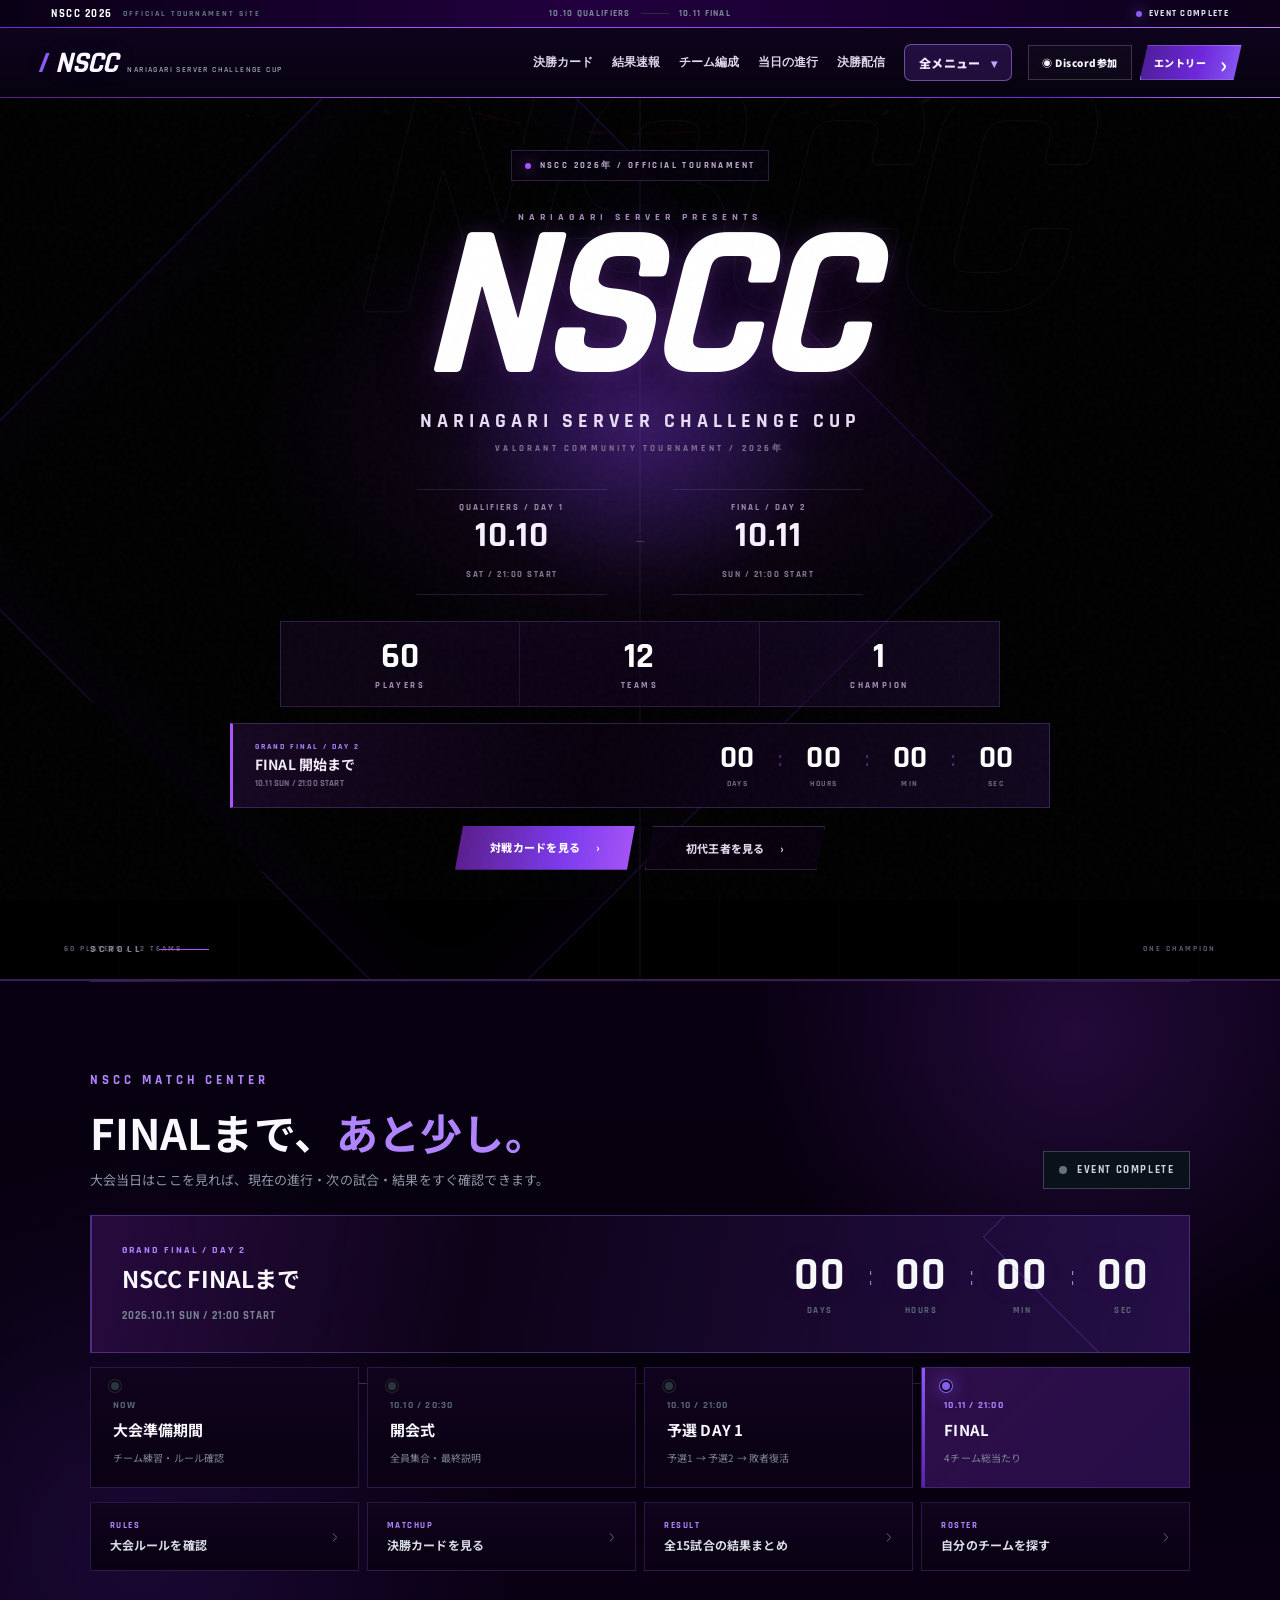
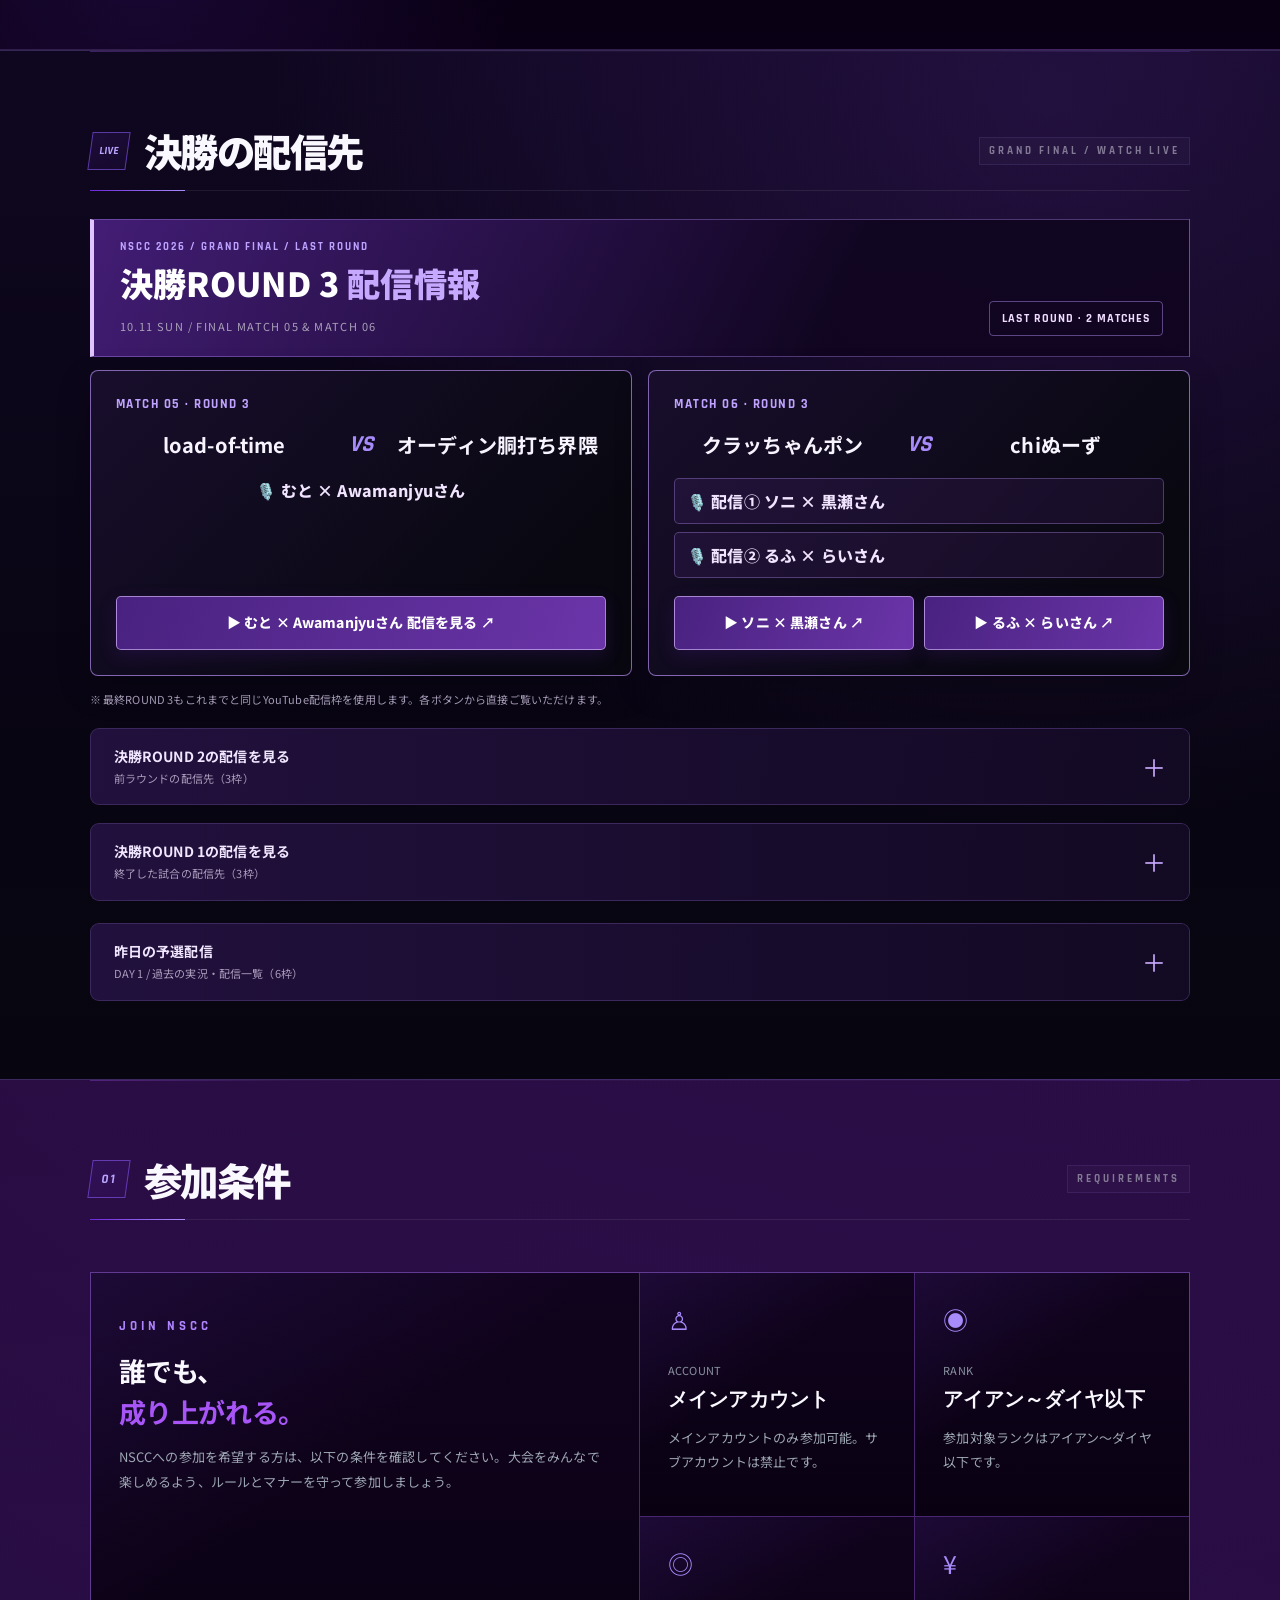
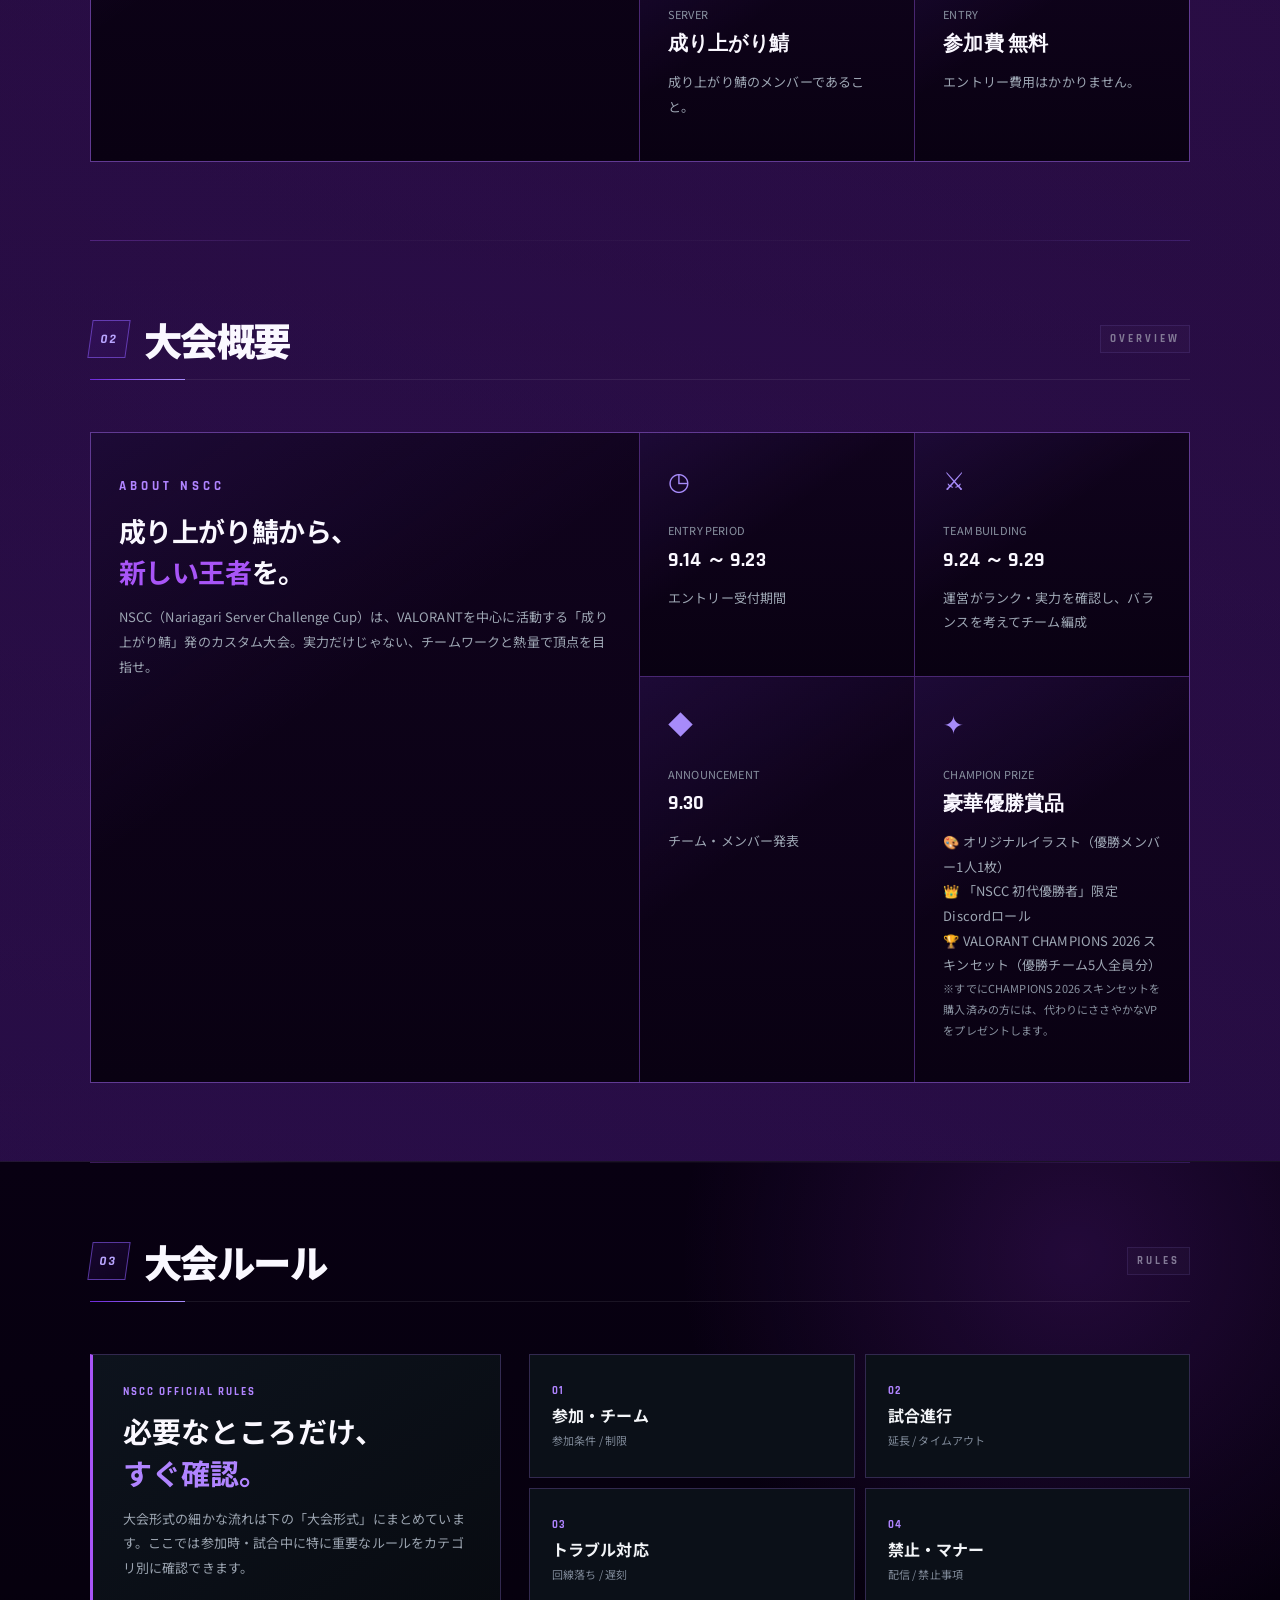
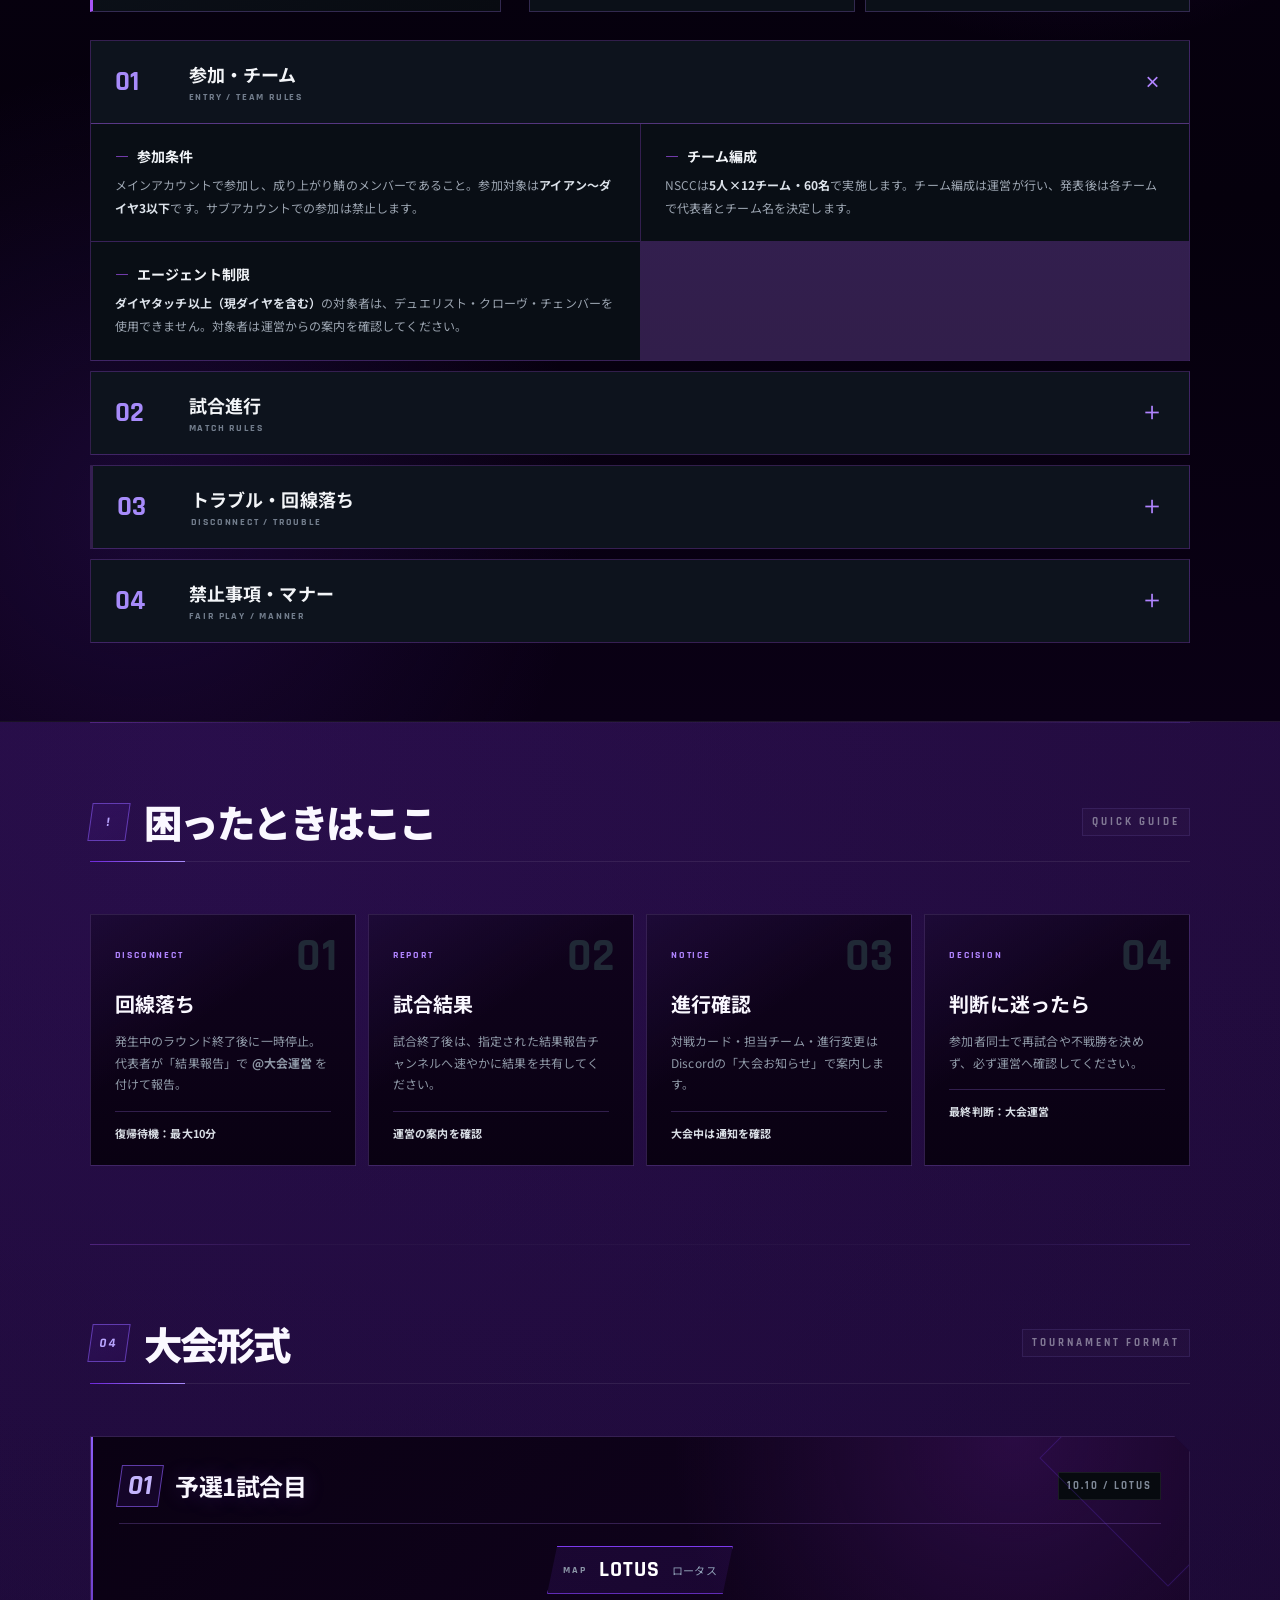
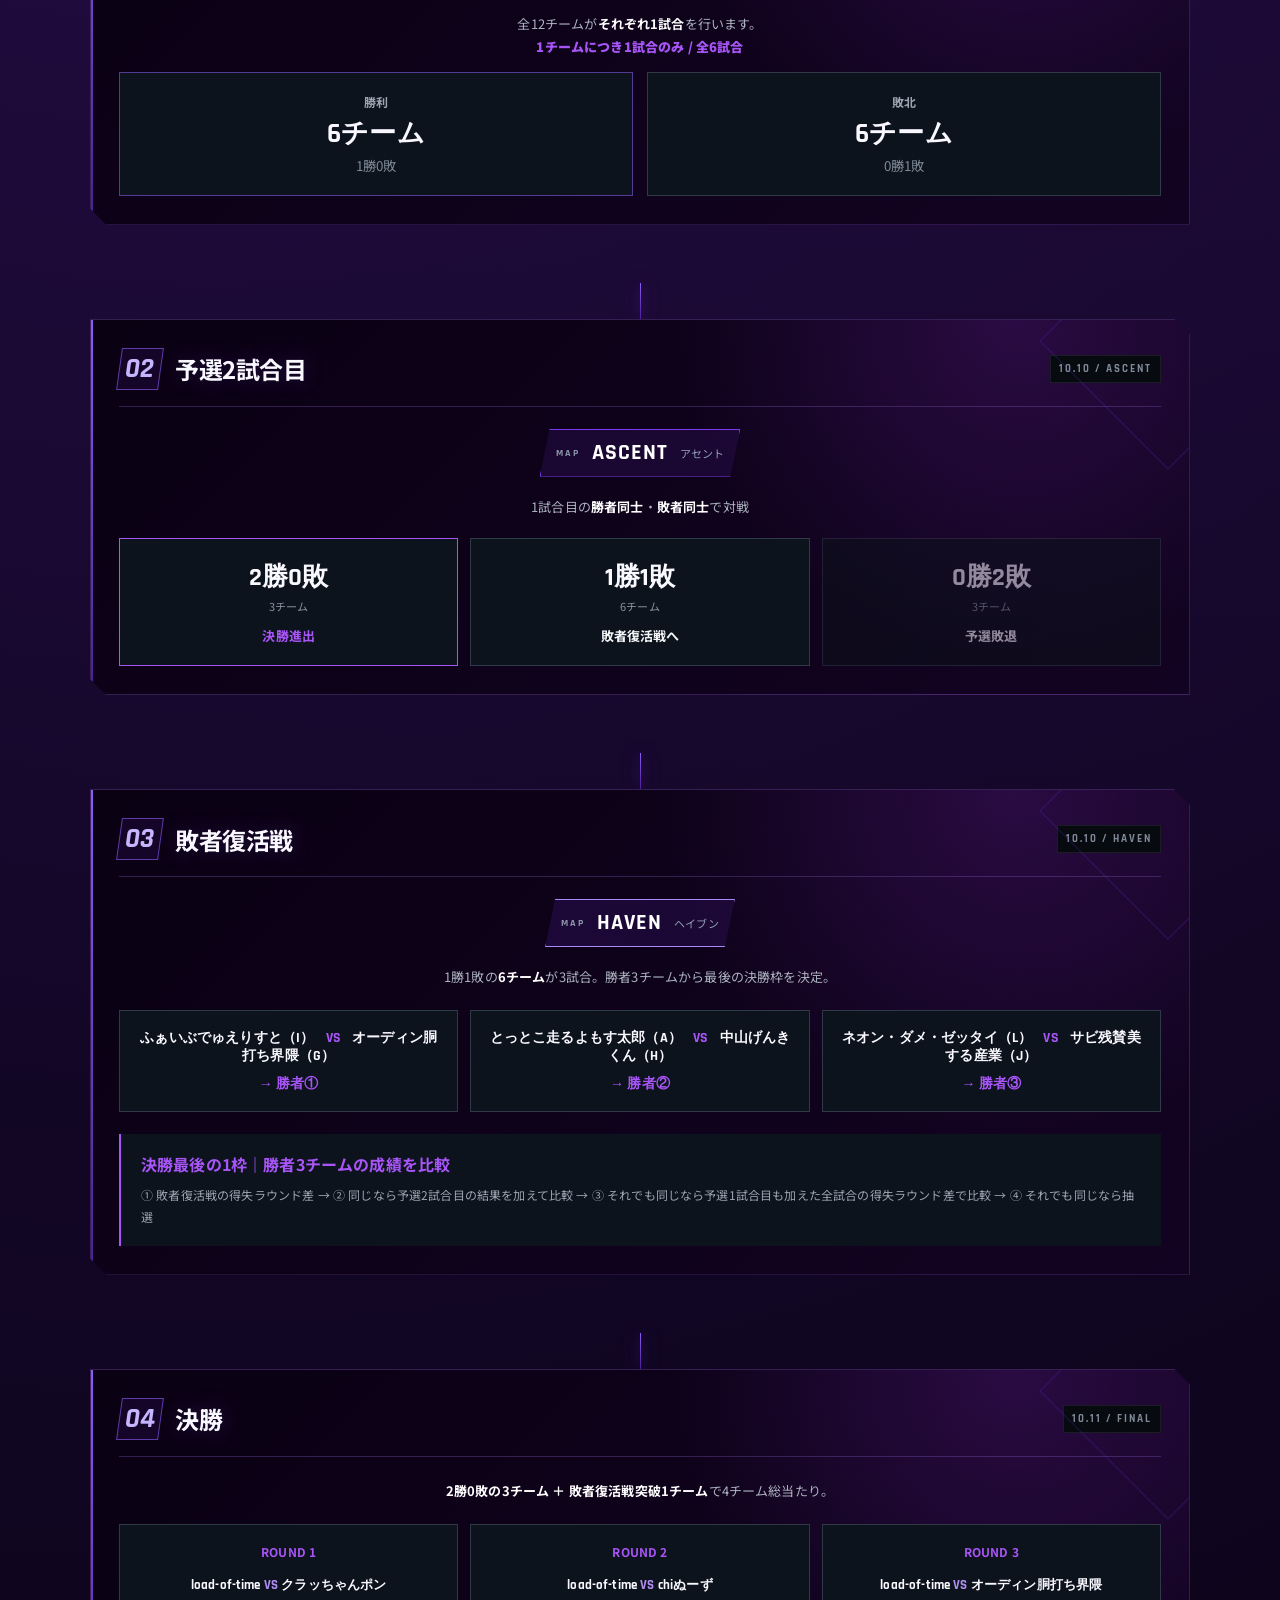
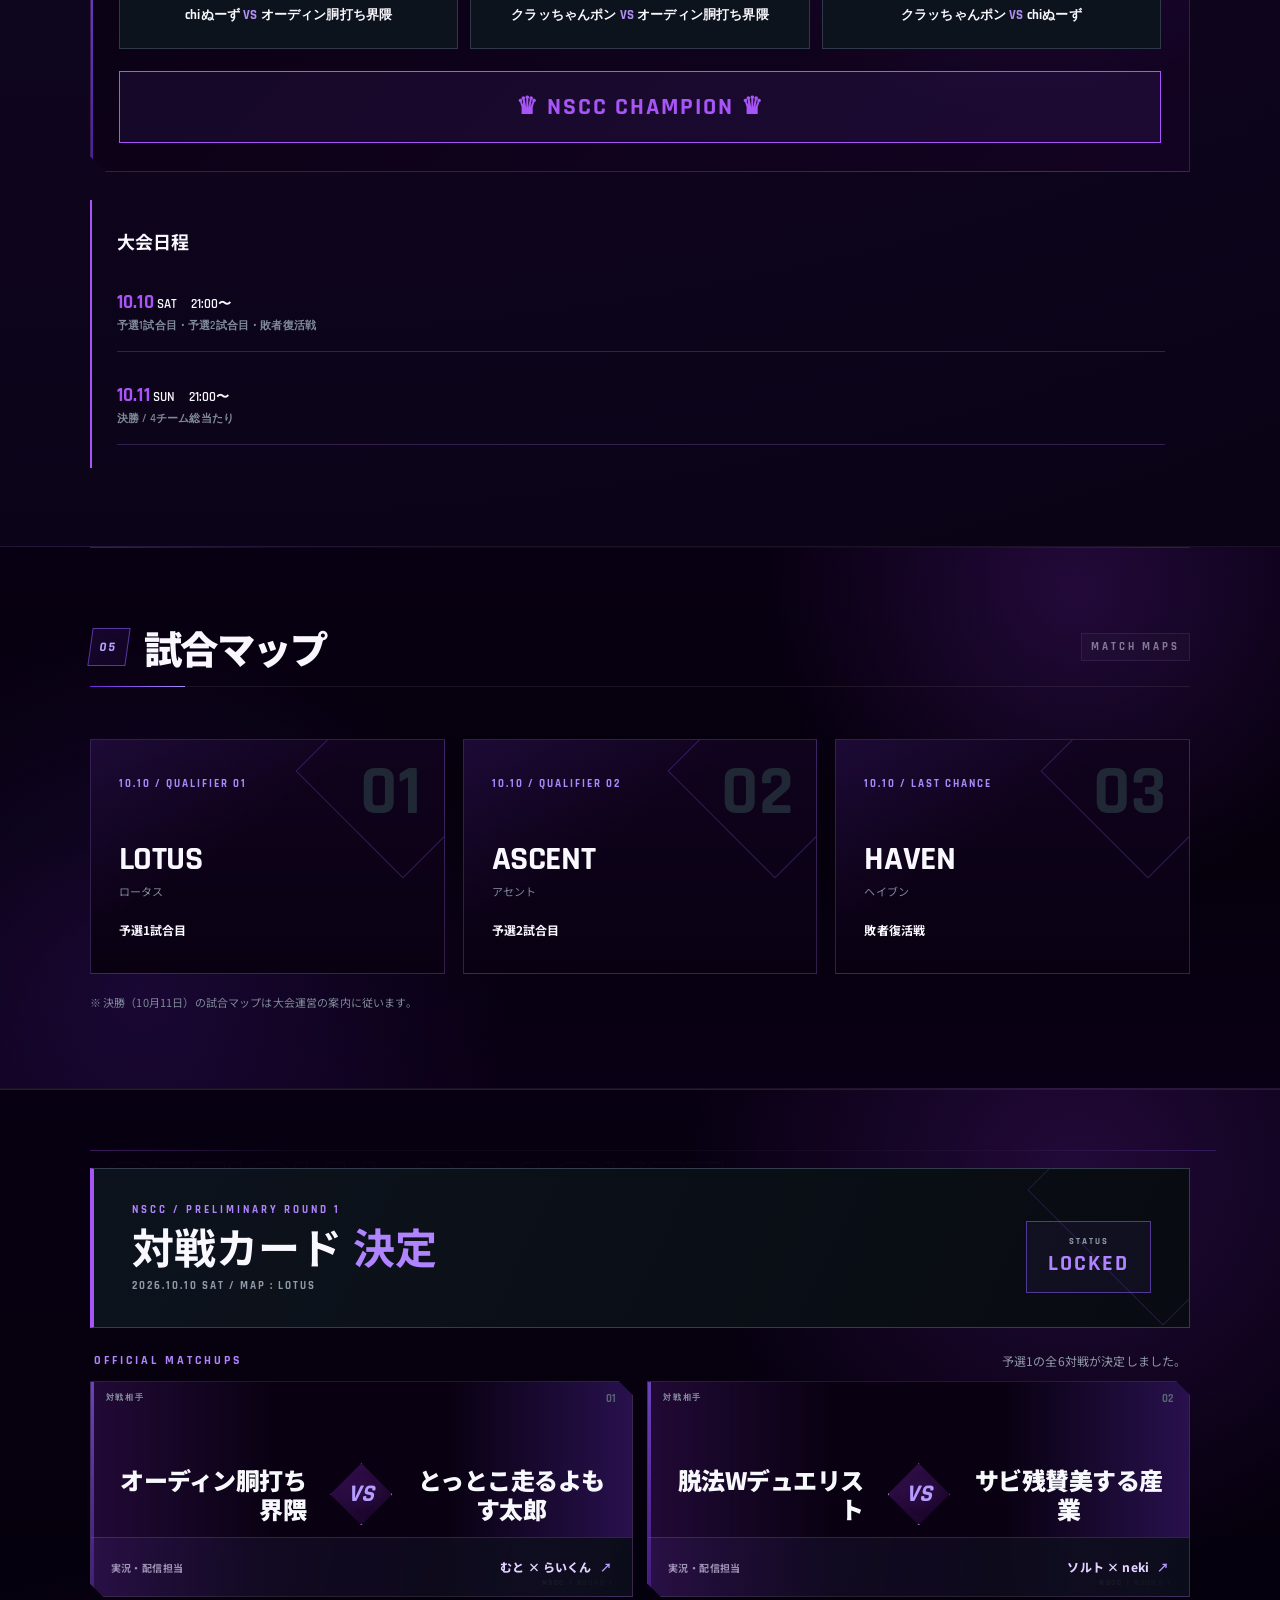
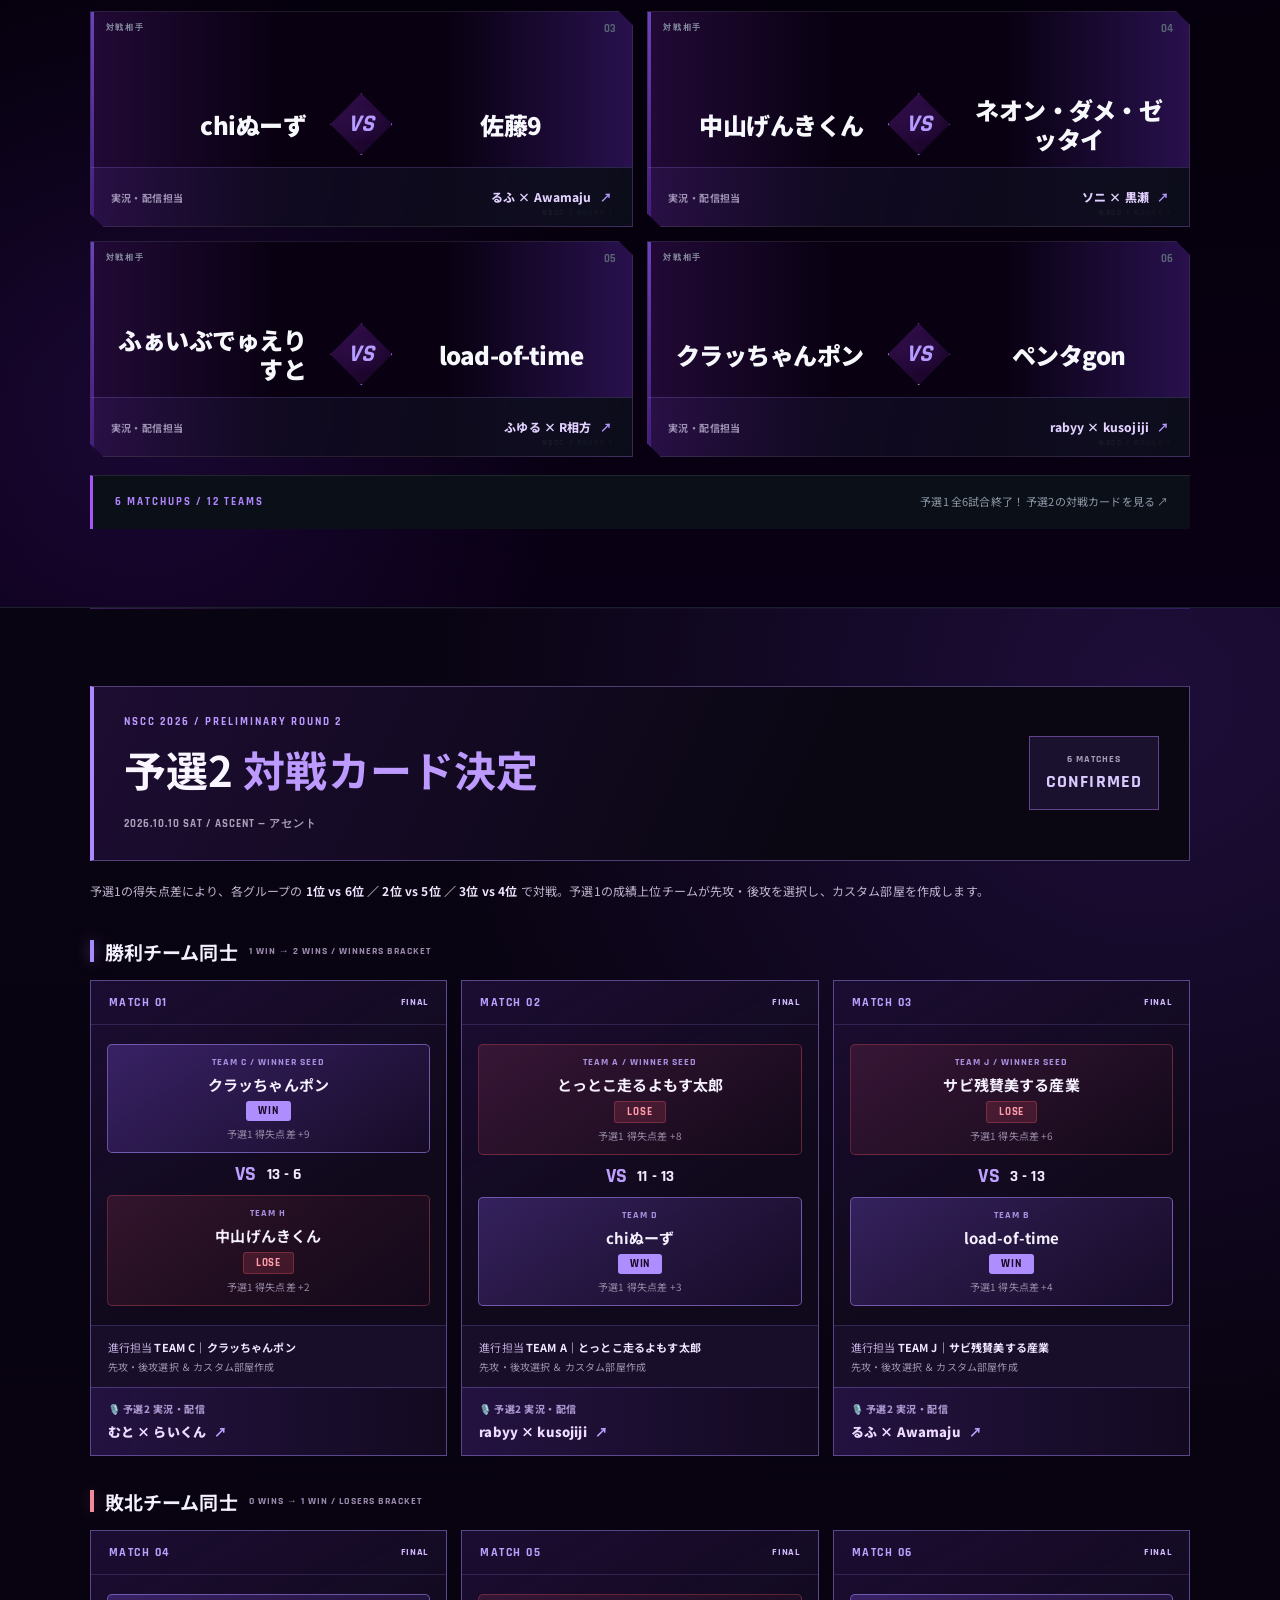
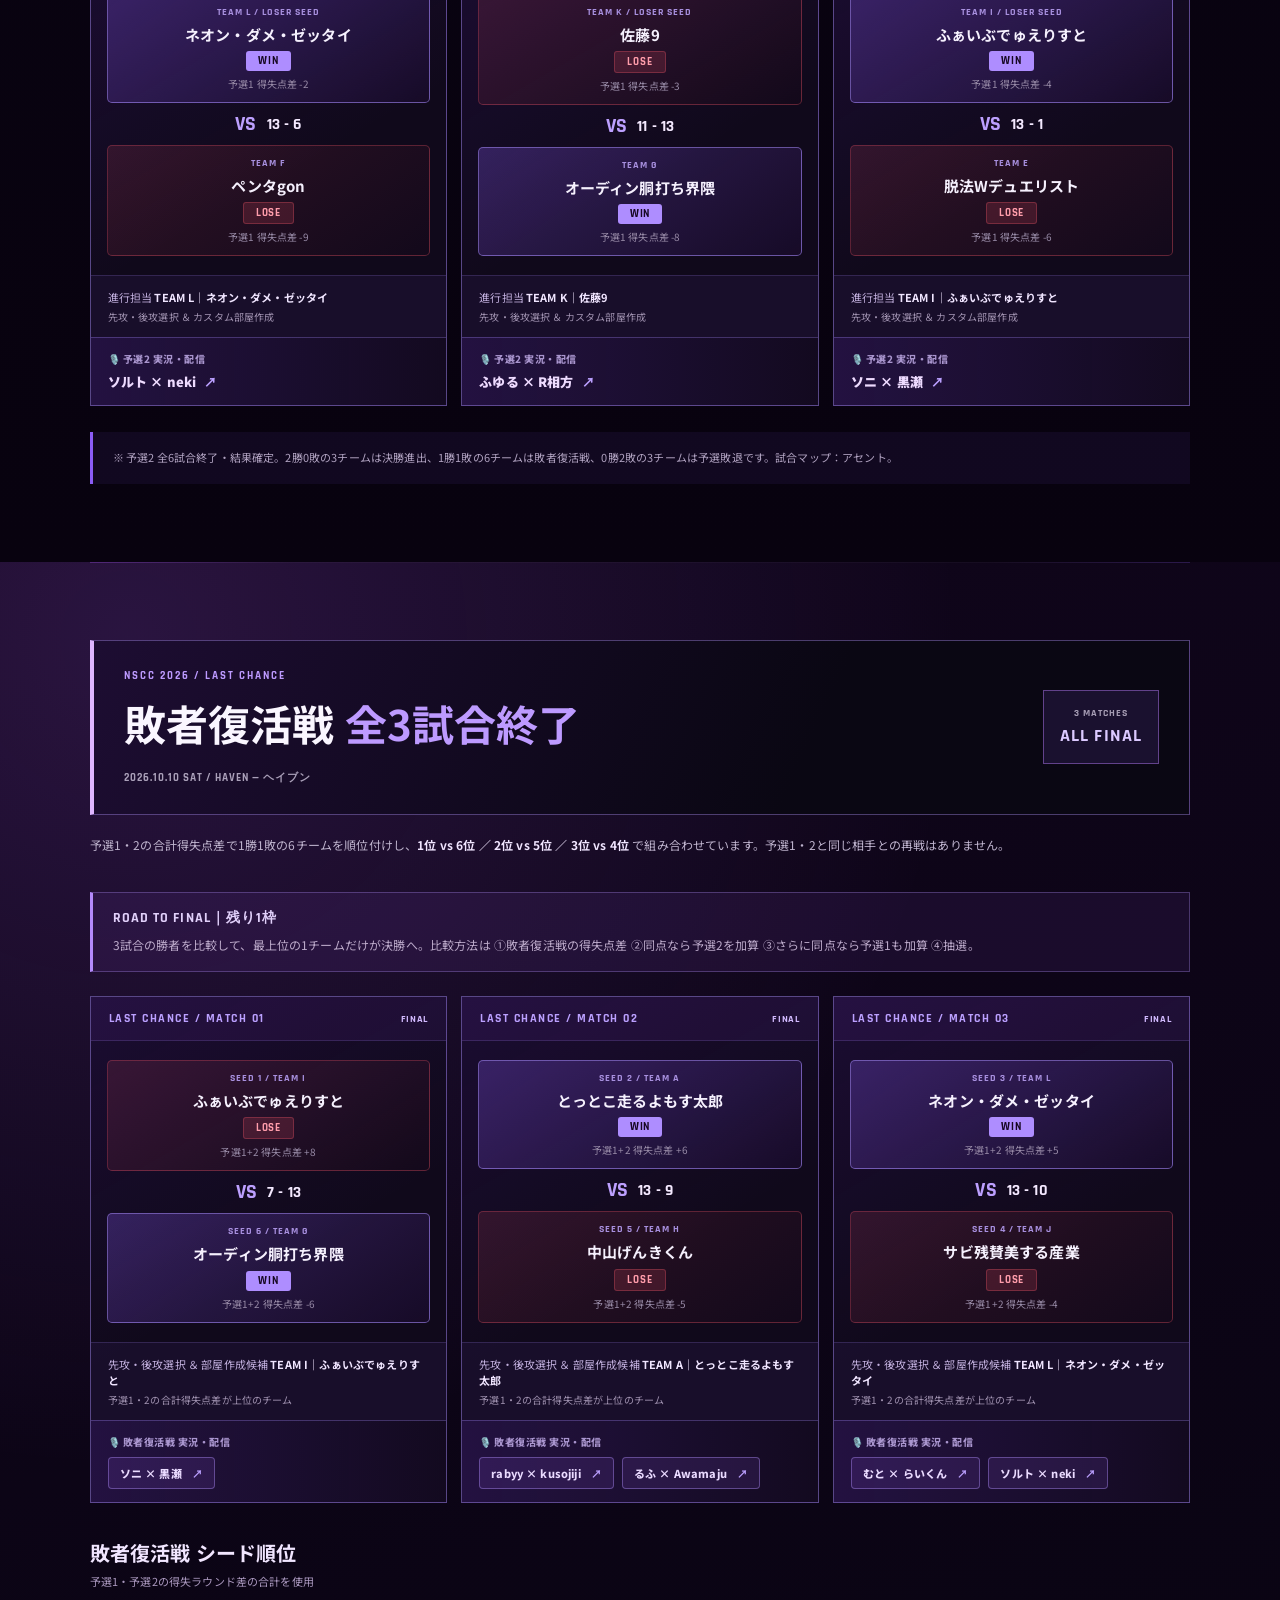
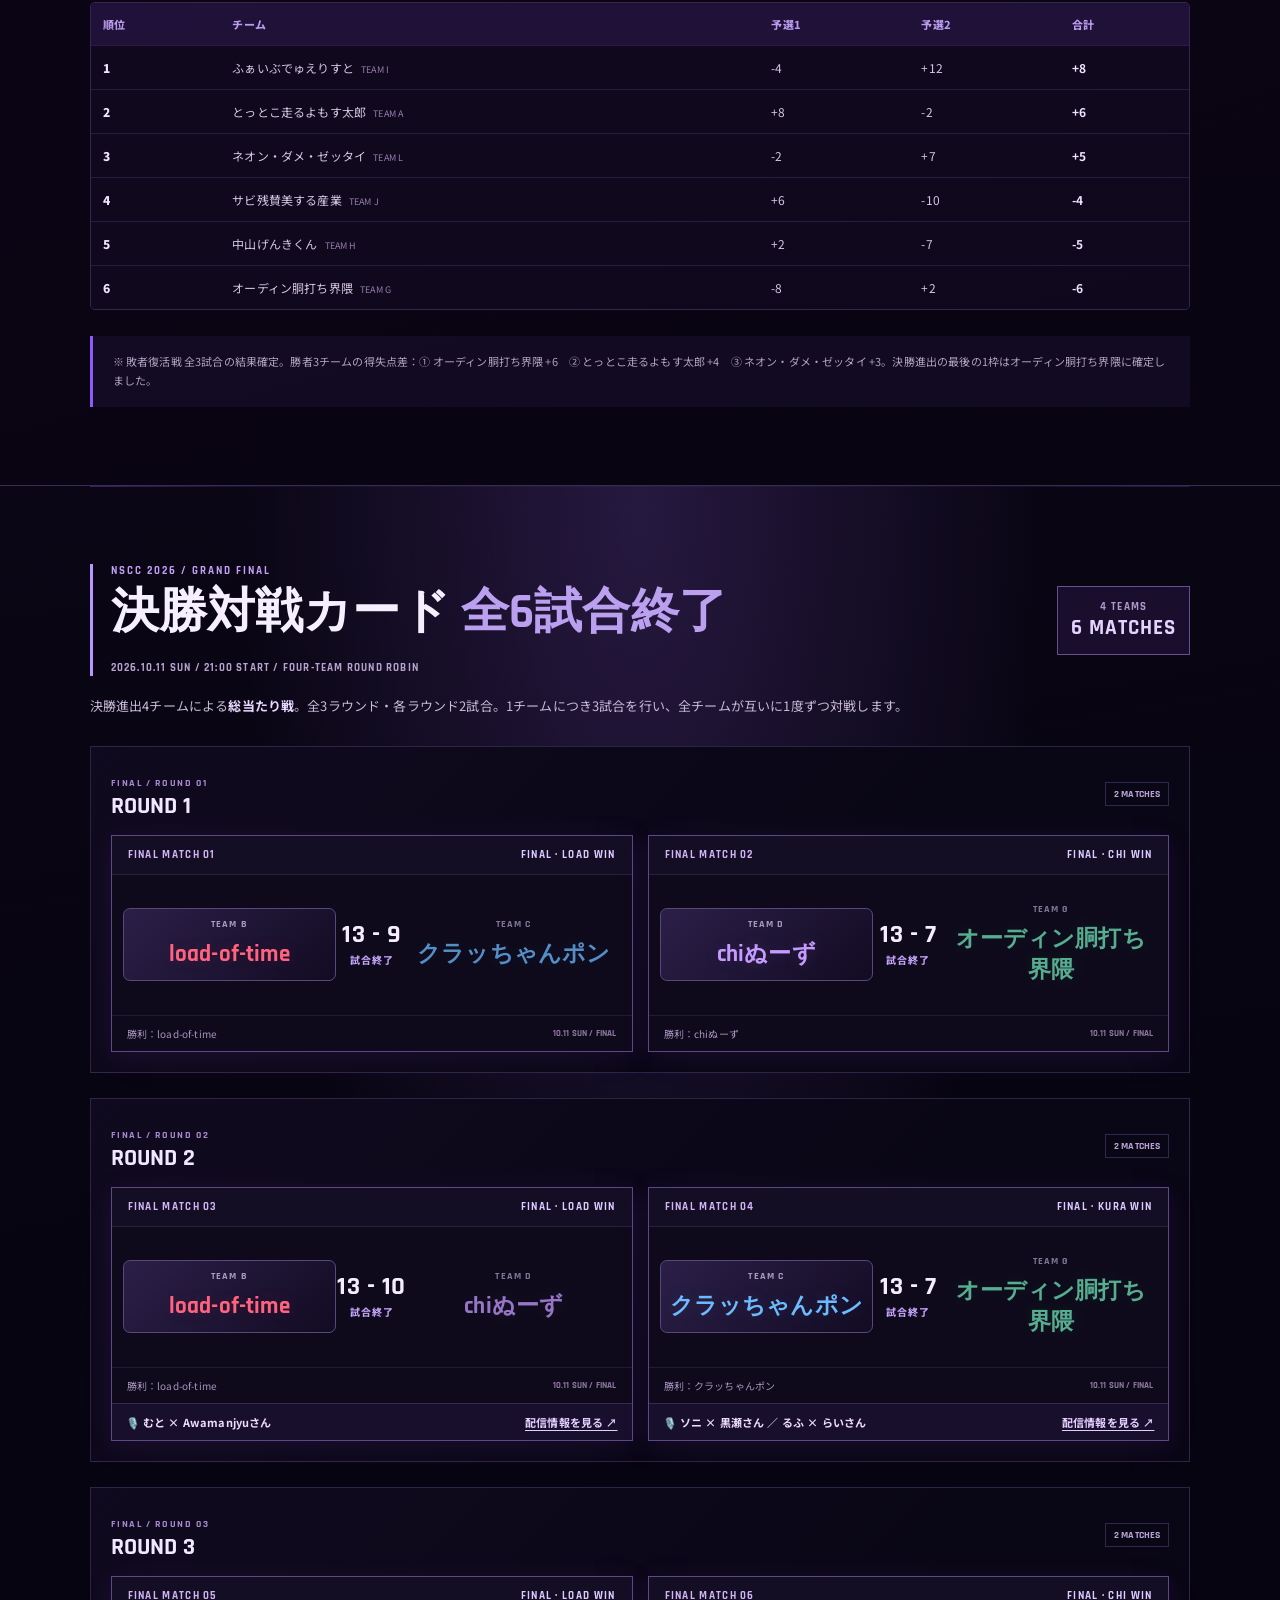
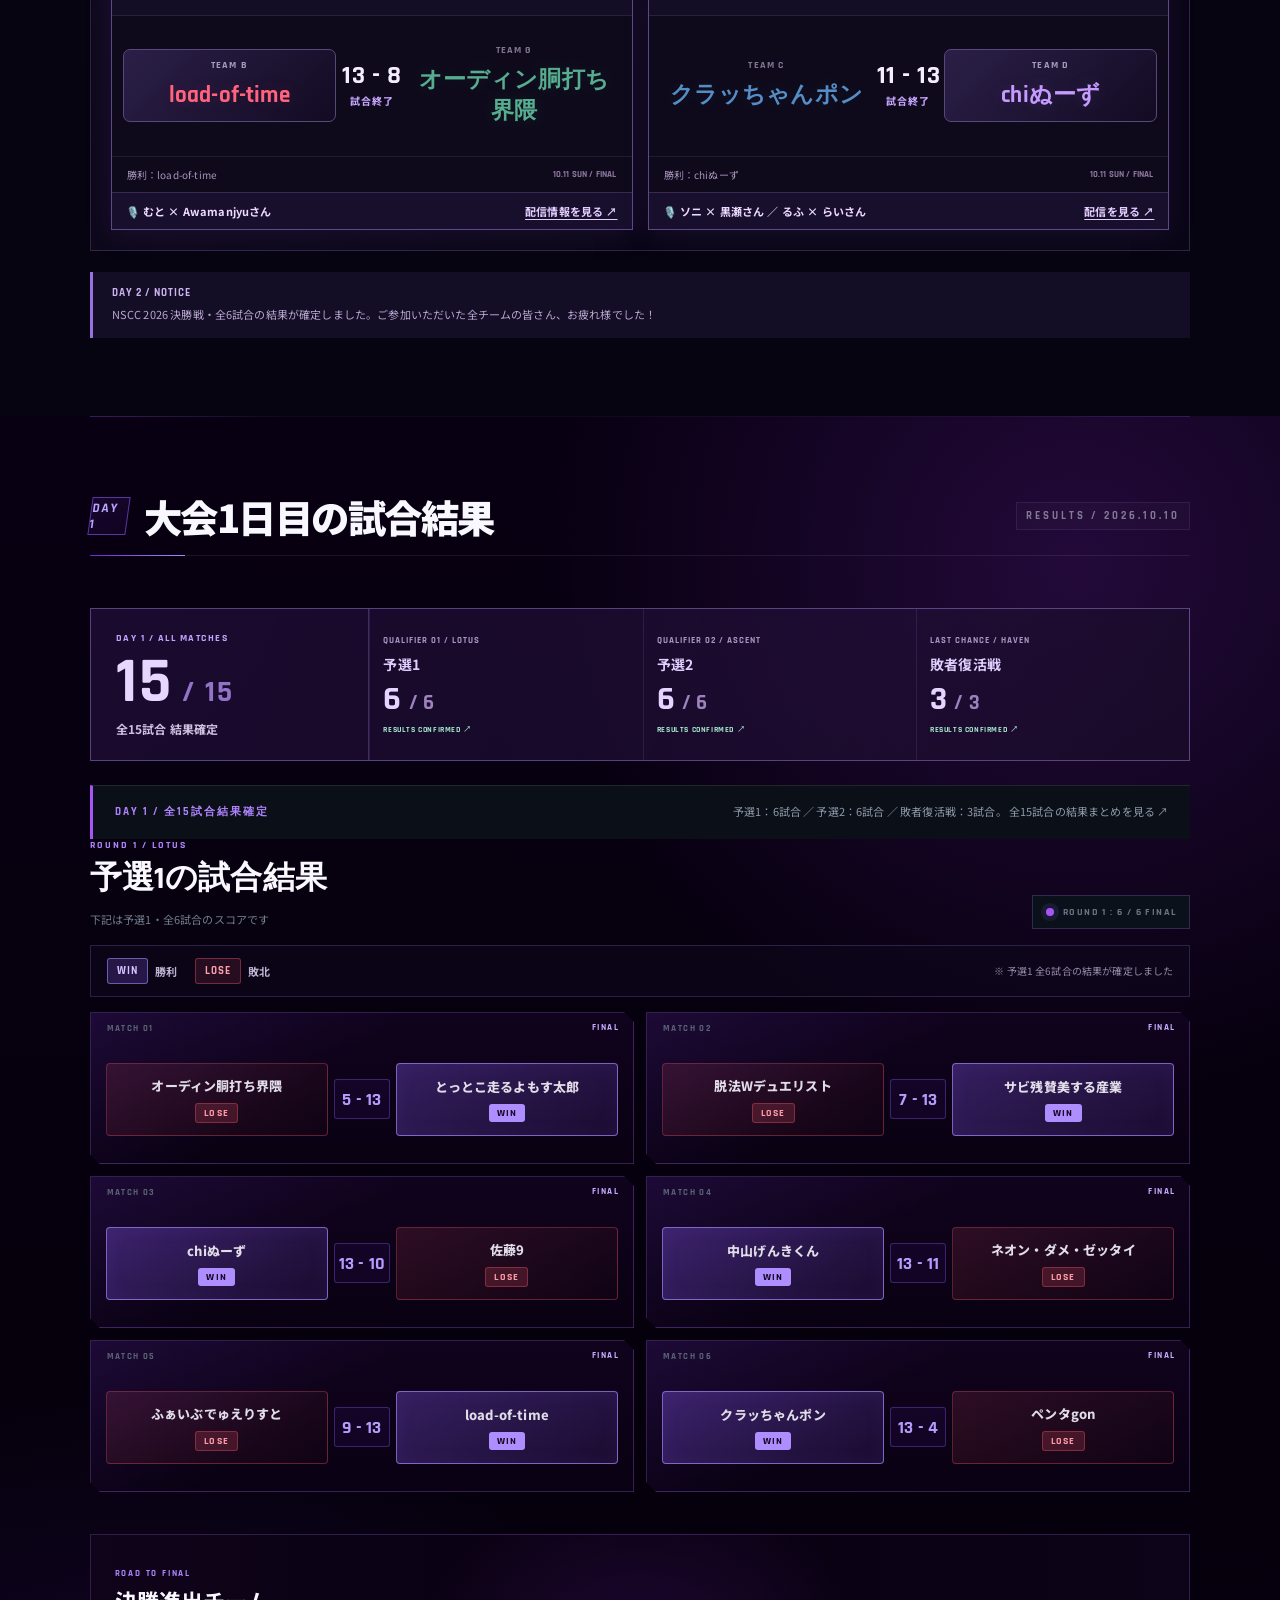
<file: index.html>
<!doctype html>
<html lang="ja">
<head>
  <meta charset="utf-8">
  <meta name="viewport" content="width=device-width,initial-scale=1">
  <meta http-equiv="Cache-Control" content="no-cache, no-store, must-revalidate">
  <meta http-equiv="Pragma" content="no-cache">
  <meta http-equiv="Expires" content="0">
  <title>NSCC | 成り上がり Server Challenge Cup</title>
  <meta name="description" content="成り上がり鯖が主催するVALORANTカスタム大会 NSCC">
  <link rel="stylesheet" href="style.css?v=20261012-champion-revealed">
</head>
<body class="nscc-compact-layout">
  <div class="noise"></div>
  <div class="tournament-ribbon">
    <div class="tournament-ribbon__brand"><strong>NSCC 2026</strong><span>OFFICIAL TOURNAMENT SITE</span></div>
    <div class="tournament-ribbon__schedule"><span>10.10 QUALIFIERS</span><i></i><span>10.11 FINAL</span></div>
    <div class="tournament-ribbon__status"><i></i><span id="ribbonStatus">PRE EVENT</span></div>
  </div>
  <header class="header site-nav-compact">
    <a class="brand" href="#top"><span>NSCC</span><small>NARIAGARI SERVER CHALLENGE CUP</small></a>
    <nav id="siteNav" aria-label="サイト内メニュー">
      <a href="#finalmatchups">決勝カード</a>
      <a href="#results">結果速報</a>
      <a href="#teams">チーム編成</a>
      <a href="#dayflow">当日の進行</a>
      <a href="#live">決勝配信</a>
      <details class="site-more">
        <summary>全メニュー <span aria-hidden="true">▾</span></summary>
        <div class="site-more-panel">
          <div class="site-menu-group"><small>大会案内</small>
            <a href="#liveboard">LIVE・カウントダウン</a>
            <a href="#requirements">参加条件</a>
            <a href="#about">大会概要</a>
            <a href="#rules">大会ルール</a>
            <a href="#quickguide">困ったときは</a>
            <a href="#notes">備考</a>
          </div>
          <div class="site-menu-group"><small>試合・結果</small>
            <a href="#bracket">大会形式</a>
            <a href="#maps">試合マップ</a>
            <a href="#matchups">予選1カード</a>
            <a href="#round2">予選2カード</a>
            <a href="#lastchance">敗者復活戦</a>
            <a href="results.html">大会結果まとめ</a>
          </div>
          <div class="site-menu-group"><small>運営・関連</small>
            <a href="draw.html">対戦抽選</a>
            <a href="side.html">先攻・後攻</a>
            <a href="#news">NEWS</a>
            <a href="#entry">エントリー情報</a>
            <a href="https://discord.gg/B6Ruuv8vS" target="_blank" rel="noopener">Discord参加 ↗</a>
          </div>
        </div>
      </details>
    </nav>
    <div class="head-actions">
      <a class="discord" href="https://discord.gg/B6Ruuv8vS" target="_blank" rel="noopener">◉ Discord参加</a>
      <a class="entry" href="https://forms.gle/kX8H7CHd4jUk99Mw9" target="_blank" rel="noopener">エントリー <b>›</b></a>
    </div>
    <button type="button" class="menu" aria-label="メニュー" aria-expanded="false" aria-controls="siteNav">☰</button>
  </header>
  <main id="top">
    <section class="hero hero-official">
      <div class="hero-bg"></div>
      <div class="hero-grid"></div>
      <div class="hero-stage-glow"></div>

      <div class="hero-official-inner">
        <div class="hero-status"><i></i><span>NSCC 2026年 / OFFICIAL TOURNAMENT</span></div>

        <div class="hero-mark">
          <span class="hero-mark-top">NARIAGARI SERVER PRESENTS</span>
          <h1>NSCC</h1>
          <p>NARIAGARI SERVER CHALLENGE CUP</p>
          <em>VALORANT COMMUNITY TOURNAMENT / 2026年</em>
        </div>

        <div class="hero-dates">
          <article>
            <small>QUALIFIERS / DAY 1</small>
            <strong>10.10</strong>
            <span>SAT / 21:00 START</span>
          </article>
          <b>—</b>
          <article>
            <small>FINAL / DAY 2</small>
            <strong>10.11</strong>
            <span>SUN / 21:00 START</span>
          </article>
        </div>

        <div class="hero-stats">
          <article><strong>60</strong><span>PLAYERS</span></article>
          <article><strong>12</strong><span>TEAMS</span></article>
          <article><strong>1</strong><span>CHAMPION</span></article>
        </div>

        <div class="hero-countdown">
          <div class="hero-countdown-title">
            <small>GRAND FINAL / DAY 2</small>
            <strong>FINAL 開始まで</strong>
            <span>10.11 SUN / 21:00 START</span>
          </div>
          <div class="hero-countdown-clock" aria-label="NSCC FINAL開始までのカウントダウン">
            <div><b id="heroDays">--</b><small>DAYS</small></div>
            <i>:</i>
            <div><b id="heroHours">--</b><small>HOURS</small></div>
            <i>:</i>
            <div><b id="heroMinutes">--</b><small>MIN</small></div>
            <i>:</i>
            <div><b id="heroSeconds">--</b><small>SEC</small></div>
          </div>
        </div>

        <div class="hero-official-actions">
          <a href="#finalmatchups" class="hero-primary">対戦カードを見る <span>›</span></a>
          <a href="#championReveal" class="hero-secondary">初代王者を見る <span>›</span></a>
        </div>
      </div>

      <div class="hero-corner hero-corner-left">60 PLAYERS / 12 TEAMS</div>
      <div class="hero-corner hero-corner-right">ONE CHAMPION</div>
      <div class="scroll">SCROLL <span></span></div>
    </section>

    <section id="liveboard" class="section event-command-section">
      <div class="event-command-top">
        <div>
          <p class="eyebrow">NSCC MATCH CENTER</p>
          <h2>FINALまで、<span>あと少し。</span></h2>
          <p>大会当日はここを見れば、現在の進行・次の試合・結果をすぐ確認できます。</p>
        </div>
        <div class="live-status-badge" id="liveStatusBadge"><i></i><span>PRE EVENT</span></div>
      </div>

      <div class="countdown-panel" id="countdownPanel" data-target="2026-10-11T21:00:00+09:00">
        <div class="countdown-copy">
          <small>GRAND FINAL / DAY 2</small>
          <strong>NSCC FINALまで</strong>
          <span>2026.10.11 SUN / 21:00 START</span>
        </div>
        <div class="countdown-clock" aria-label="NSCC FINAL開始までのカウントダウン">
          <div><b id="cdDays">--</b><small>DAYS</small></div>
          <i>:</i>
          <div><b id="cdHours">--</b><small>HOURS</small></div>
          <i>:</i>
          <div><b id="cdMinutes">--</b><small>MIN</small></div>
          <i>:</i>
          <div><b id="cdSeconds">--</b><small>SEC</small></div>
        </div>
      </div>

      <div class="live-progress" id="liveProgress">
        <article class="active" data-stage="pre"><small>NOW</small><b>大会準備期間</b><span>チーム練習・ルール確認</span></article>
        <article data-stage="opening"><small>10.10 / 20:30</small><b>開会式</b><span>全員集合・最終説明</span></article>
        <article data-stage="day1"><small>10.10 / 21:00</small><b>予選 DAY 1</b><span>予選1 → 予選2 → 敗者復活</span></article>
        <article data-stage="final"><small>10.11 / 21:00</small><b>FINAL</b><span>4チーム総当たり</span></article>
      </div>

      <div class="command-links">
        <a href="#rules"><span>RULES</span><b>大会ルールを確認</b><em>›</em></a>
        <a href="#finalmatchups"><span>MATCHUP</span><b>決勝カードを見る</b><em>›</em></a>
        <a href="results.html"><span>RESULT</span><b>全15試合の結果まとめ</b><em>›</em></a>
        <a href="#teams"><span>ROSTER</span><b>自分のチームを探す</b><em>›</em></a>
      </div>
    </section>

<section id="live" class="section dark nscc-final-live-section">
      <div class="section-title"><span>LIVE</span><h2>決勝の配信先</h2><small>GRAND FINAL / WATCH LIVE</small></div>


      <div class="nscc-final-broadcast nscc-round2-featured nscc-round3-featured" id="final-live-streams">
        <div class="nscc-final-broadcast-heading">
          <div><p>NSCC 2026 / GRAND FINAL / LAST ROUND</p><h3>決勝ROUND 3 <span>配信情報</span></h3><small>10.11 SUN / FINAL MATCH 05 &amp; MATCH 06</small></div>
          <span class="nscc-final-broadcast-label">LAST ROUND · 2 MATCHES</span>
        </div>
        <div class="nscc-final-broadcast-grid">
          <article class="nscc-final-broadcast-card">
            <small>MATCH 05 · ROUND 3</small>
            <div class="nscc-final-broadcast-versus"><strong>load-of-time</strong><b>VS</b><strong>オーディン胴打ち界隈</strong></div>
            <p class="nscc-r2-hosts">🎙️ むと × Awamanjyuさん</p>
            <div class="nscc-final-broadcast-links"><a href="https://youtube.com/live/Dep8SmiEMSQ" target="_blank" rel="noopener noreferrer" aria-label="むととAwamanjyuさんの最終ROUND 3配信をYouTubeで見る">▶ むと × Awamanjyuさん 配信を見る ↗</a></div>
          </article>
          <article class="nscc-final-broadcast-card">
            <small>MATCH 06 · ROUND 3</small>
            <div class="nscc-final-broadcast-versus"><strong>クラッちゃんポン</strong><b>VS</b><strong>chiぬーず</strong></div>
            <div class="nscc-r2-host-pairs"><p class="nscc-r2-hosts">🎙️ 配信① ソニ × 黒瀬さん</p><p class="nscc-r2-hosts">🎙️ 配信② るふ × らいさん</p></div>
            <div class="nscc-final-broadcast-links"><a href="https://youtube.com/live/qg47vng_0dU" target="_blank" rel="noopener noreferrer" aria-label="ソニと黒瀬さんの最終ROUND 3配信をYouTubeで見る">▶ ソニ × 黒瀬さん ↗</a><a href="https://www.youtube.com/live/hFQLG4HfKjw" target="_blank" rel="noopener noreferrer" aria-label="るふとらいさんの最終ROUND 3配信をYouTubeで見る">▶ るふ × らいさん ↗</a></div>
          </article>
        </div>
        <p class="nscc-final-broadcast-note">※ 最終ROUND 3もこれまでと同じYouTube配信枠を使用します。各ボタンから直接ご覧いただけます。</p>
      </div>
      <details class="nscc-r1-broadcast-archive nscc-r2-broadcast-archive">
        <summary><span><b>決勝ROUND 2の配信を見る</b><small>前ラウンドの配信先（3枠）</small></span><em aria-hidden="true">＋</em></summary>
      <div class="nscc-final-broadcast nscc-round2-featured" id="round2-live-streams">
        <div class="nscc-final-broadcast-heading">
          <div><p>NSCC 2026 / GRAND FINAL / NEXT UP</p><h3>決勝ROUND 2 <span>実況・配信</span></h3><small>10.11 SUN / MATCH 03 &amp; MATCH 04</small></div>
          <span class="nscc-final-broadcast-label">NEXT UP · ROUND 2</span>
        </div>
        <div class="nscc-final-broadcast-grid">
          <article class="nscc-final-broadcast-card">
            <small>MATCH 03 · ROUND 2</small>
            <div class="nscc-final-broadcast-versus"><strong>load-of-time</strong><b>VS</b><strong>chiぬーず</strong></div>
            <p class="nscc-r2-hosts">🎙️ むと × Awamanjyuさん</p>
            <div class="nscc-final-broadcast-links"><a href="https://youtube.com/live/Dep8SmiEMSQ" target="_blank" rel="noopener noreferrer" aria-label="むととAwamanjyuさんのROUND 2配信をYouTubeで見る">▶ むと × Awamanjyuさん 配信を見る ↗</a></div>
          </article>
          <article class="nscc-final-broadcast-card">
            <small>MATCH 04 · ROUND 2</small>
            <div class="nscc-final-broadcast-versus"><strong>クラッちゃんポン</strong><b>VS</b><strong>オーディン胴打ち界隈</strong></div>
            <div class="nscc-r2-host-pairs"><p class="nscc-r2-hosts">🎙️ 配信① ソニ × 黒瀬さん</p><p class="nscc-r2-hosts">🎙️ 配信② るふ × らいさん</p></div>
            <div class="nscc-final-broadcast-links"><a href="https://youtube.com/live/qg47vng_0dU" target="_blank" rel="noopener noreferrer" aria-label="ソニと黒瀬さんのROUND 2配信をYouTubeで見る">▶ ソニ × 黒瀬さん ↗</a><a href="https://www.youtube.com/live/hFQLG4HfKjw" target="_blank" rel="noopener noreferrer" aria-label="るふとらいさんのROUND 2配信をYouTubeで見る">▶ るふ × らいさん ↗</a></div>
          </article>
        </div>
        <p class="nscc-final-broadcast-note">※ ROUND 2もROUND 1と同じYouTube配信枠です。各ボタンから直接視聴できます。</p>
      </div>
      </details>
      <details class="nscc-r1-broadcast-archive">
        <summary><span><b>決勝ROUND 1の配信を見る</b><small>終了した試合の配信先（3枠）</small></span><em aria-hidden="true">＋</em></summary>
      <div class="nscc-final-broadcast" id="round1-live-streams">
        <div class="nscc-final-broadcast-heading">
          <div>
            <p>NSCC 2026 / GRAND FINAL / ROUND 1</p>
            <h3>決勝ROUND 1 <span>実況・配信</span></h3>
            <small>10.11 SUN / YOUTUBE LIVE</small>
          </div>
          <span class="nscc-final-broadcast-label">2 MATCHES · 3 WATCH LINKS</span>
        </div>
        <div class="nscc-final-broadcast-grid">
          <article class="nscc-final-broadcast-card">
            <small>MATCH 01 · ROUND 1</small>
            <div class="nscc-final-broadcast-versus"><strong>load-of-time</strong><b>VS</b><strong>クラッちゃんポン</strong></div>
            <p>配信担当：るふさん（単独配信）／ソニくん（別配信枠）</p>
            <div class="nscc-final-broadcast-links">
              <a href="https://www.youtube.com/live/hFQLG4HfKjw" target="_blank" rel="noopener noreferrer" aria-label="るふさんの決勝配信をYouTubeで見る">▶ るふさんの配信 ↗</a>
              <a href="https://youtube.com/live/qg47vng_0dU" target="_blank" rel="noopener noreferrer" aria-label="ソニくんの決勝配信をYouTubeで見る">▶ ソニくんの配信 ↗</a>
            </div>
          </article>
          <article class="nscc-final-broadcast-card">
            <small>MATCH 02 · ROUND 1</small>
            <div class="nscc-final-broadcast-versus"><strong>chiぬーず</strong><b>VS</b><strong>オーディン胴打ち界隈</strong></div>
            <p>実況・配信：むと × Awamanjyuさん</p>
            <div class="nscc-final-broadcast-links">
              <a href="https://youtube.com/live/Dep8SmiEMSQ" target="_blank" rel="noopener noreferrer" aria-label="むととAwamanjyuさんの決勝配信をYouTubeで見る">▶ むと＆Awamanjyuさんの配信 ↗</a>
            </div>
          </article>
        </div>
        <p class="nscc-final-broadcast-note">※各配信の開始状況はYouTubeでご確認ください。昨日の予選配信は下のメニューから開けます。</p>
      </div>
      </details>
      <details class="nscc-qualifier-details">
        <summary><span><b>昨日の予選配信</b><small>DAY 1 / 過去の実況・配信一覧（6枠）</small></span><em aria-hidden="true">＋</em></summary>
      <div class="nscc-stream-wrap">
        <div class="nscc-stream-intro">
          <p class="nscc-stream-eyebrow">NSCC 2026 / OFFICIAL BROADCAST</p>
          <h3>昨日の予選 <span>アーカイブ配信</span></h3>
          <p>予選1・予選2・敗者復活戦の配信枠をまとめています。昨日の対戦を振り返りたい方はこちらからどうぞ。</p>
          <div class="nscc-stream-summary"><b>06</b><span>LIVE CHANNELS</span><i></i><b>12</b><span>COMMENTATORS</span></div>
        </div>
        <div class="nscc-stream-grid">
        <article class="nscc-stream-card" id="live-stream-01">
          <div class="nscc-stream-top"><span>STREAM 01</span><span class="nscc-stream-platform"><span class="nscc-stream-live-dot"></span> YOUTUBE LIVE</span></div>
          <div class="nscc-stream-people"><span>実況・配信</span><h3>むと <span class="nscc-stream-cross">×</span> らいくん</h3></div>
          <div class="nscc-stream-match"><small>予選1 担当試合 / MATCH 01</small><div class="nscc-stream-teams"><span>オーディン胴打ち界隈</span><b>VS</b><span>とっとこ走るよもす太郎</span></div></div>
          
          <div class="nscc-stream-match nscc-stream-match--round2"><small>予選2 担当試合 / MATCH 01</small><div class="nscc-stream-teams"><span>クラッちゃんポン</span><b>VS</b><span>中山げんきくん</span></div></div>
          
          <div class="nscc-stream-match nscc-stream-match--lastchance"><small>敗者復活戦 担当試合 / MATCH 03</small><div class="nscc-stream-teams"><span>ネオン・ダメ・ゼッタイ</span><b>VS</b><span>サビ残賛美する産業</span></div></div>
          <a class="nscc-stream-link" href="https://youtube.com/live/gdm9dBAhXcs?feature=share" target="_blank" rel="noopener noreferrer" aria-label="むととらいくんの配信をYouTubeで見る"><span>配信ページを見る</span><span aria-hidden="true">↗</span></a>
        </article>
        <article class="nscc-stream-card" id="live-stream-02">
          <div class="nscc-stream-top"><span>STREAM 02</span><span class="nscc-stream-platform"><span class="nscc-stream-live-dot"></span> YOUTUBE LIVE</span></div>
          <div class="nscc-stream-people"><span>実況・配信</span><h3>ソルト <span class="nscc-stream-cross">×</span> neki</h3></div>
          <div class="nscc-stream-match"><small>予選1 担当試合 / MATCH 02</small><div class="nscc-stream-teams"><span>脱法Wデュエリスト</span><b>VS</b><span>サビ残賛美する産業</span></div></div>
          
          <div class="nscc-stream-match nscc-stream-match--round2"><small>予選2 担当試合 / MATCH 04</small><div class="nscc-stream-teams"><span>ネオン・ダメ・ゼッタイ</span><b>VS</b><span>ペンタgon</span></div></div>
          
          <div class="nscc-stream-match nscc-stream-match--lastchance"><small>敗者復活戦 担当試合 / MATCH 03</small><div class="nscc-stream-teams"><span>ネオン・ダメ・ゼッタイ</span><b>VS</b><span>サビ残賛美する産業</span></div></div>
          <a class="nscc-stream-link" href="https://www.youtube.com/live/NF9pKOTMsrs?si=boB-4ybbsdGX3QEx" target="_blank" rel="noopener noreferrer" aria-label="ソルトとnekiの配信をYouTubeで見る"><span>配信ページを見る</span><span aria-hidden="true">↗</span></a>
        </article>
        <article class="nscc-stream-card" id="live-stream-03">
          <div class="nscc-stream-top"><span>STREAM 03</span><span class="nscc-stream-platform"><span class="nscc-stream-live-dot"></span> YOUTUBE LIVE</span></div>
          <div class="nscc-stream-people"><span>実況・配信</span><h3>るふ <span class="nscc-stream-cross">×</span> Awamaju</h3></div>
          <div class="nscc-stream-match"><small>予選1 担当試合 / MATCH 03</small><div class="nscc-stream-teams"><span>chiぬーず</span><b>VS</b><span>佐藤9</span></div></div>
          
          <div class="nscc-stream-match nscc-stream-match--round2"><small>予選2 担当試合 / MATCH 03</small><div class="nscc-stream-teams"><span>サビ残賛美する産業</span><b>VS</b><span>load-of-time</span></div></div>
          
          <div class="nscc-stream-match nscc-stream-match--lastchance"><small>敗者復活戦 担当試合 / MATCH 02</small><div class="nscc-stream-teams"><span>とっとこ走るよもす太郎</span><b>VS</b><span>中山げんきくん</span></div></div>
          <a class="nscc-stream-link" href="https://www.youtube.com/live/HP_FKTlzU1w?si=2h0PEOO6mkD6KFLP" target="_blank" rel="noopener noreferrer" aria-label="るふとAwamajuの配信をYouTubeで見る"><span>配信ページを見る</span><span aria-hidden="true">↗</span></a>
        </article>
        <article class="nscc-stream-card" id="live-stream-04">
          <div class="nscc-stream-top"><span>STREAM 04</span><span class="nscc-stream-platform"><span class="nscc-stream-live-dot"></span> YOUTUBE LIVE</span></div>
          <div class="nscc-stream-people"><span>実況・配信</span><h3>ソニ <span class="nscc-stream-cross">×</span> 黒瀬</h3></div>
          <div class="nscc-stream-match"><small>予選1 担当試合 / MATCH 04</small><div class="nscc-stream-teams"><span>中山げんきくん</span><b>VS</b><span>ネオン・ダメ・ゼッタイ</span></div></div>
          
          <div class="nscc-stream-match nscc-stream-match--round2"><small>予選2 担当試合 / MATCH 06</small><div class="nscc-stream-teams"><span>ふぁいぶでゅえりすと</span><b>VS</b><span>脱法Wデュエリスト</span></div></div>
          
          <div class="nscc-stream-match nscc-stream-match--lastchance"><small>敗者復活戦 担当試合 / MATCH 01</small><div class="nscc-stream-teams"><span>ふぁいぶでゅえりすと</span><b>VS</b><span>オーディン胴打ち界隈</span></div></div>
          <a class="nscc-stream-link" href="https://www.youtube.com/live/wZi1LeEY0HM?si=XpKDeEazatVQLNQP" target="_blank" rel="noopener noreferrer" aria-label="ソニと黒瀬の配信をYouTubeで見る"><span>配信ページを見る</span><span aria-hidden="true">↗</span></a>
        </article>
        <article class="nscc-stream-card" id="live-stream-05">
          <div class="nscc-stream-top"><span>STREAM 05</span><span class="nscc-stream-platform"><span class="nscc-stream-live-dot"></span> YOUTUBE LIVE</span></div>
          <div class="nscc-stream-people"><span>実況・配信</span><h3>ふゆる <span class="nscc-stream-cross">×</span> R相方</h3></div>
          <div class="nscc-stream-match"><small>予選1 担当試合 / MATCH 05</small><div class="nscc-stream-teams"><span>ふぁいぶでゅえりすと</span><b>VS</b><span>load-of-time</span></div></div>
          
          <div class="nscc-stream-match nscc-stream-match--round2"><small>予選2 担当試合 / MATCH 05</small><div class="nscc-stream-teams"><span>佐藤9</span><b>VS</b><span>オーディン胴打ち界隈</span></div></div>
          <a class="nscc-stream-link" href="https://www.youtube.com/watch?v=LHq7ZD_g7h8" target="_blank" rel="noopener noreferrer" aria-label="ふゆるとR相方の配信をYouTubeで見る"><span>配信ページを見る</span><span aria-hidden="true">↗</span></a>
        </article>
        <article class="nscc-stream-card" id="live-stream-06">
          <div class="nscc-stream-top"><span>STREAM 06</span><span class="nscc-stream-platform"><span class="nscc-stream-live-dot"></span> YOUTUBE LIVE</span></div>
          <div class="nscc-stream-people"><span>実況・配信</span><h3>rabyy <span class="nscc-stream-cross">×</span> kusojiji</h3></div>
          <div class="nscc-stream-match"><small>予選1 担当試合 / MATCH 06</small><div class="nscc-stream-teams"><span>クラッちゃんポン</span><b>VS</b><span>ペンタgon</span></div></div>
          
          <div class="nscc-stream-match nscc-stream-match--round2"><small>予選2 担当試合 / MATCH 02</small><div class="nscc-stream-teams"><span>とっとこ走るよもす太郎</span><b>VS</b><span>chiぬーず</span></div></div>
          
          <div class="nscc-stream-match nscc-stream-match--lastchance"><small>敗者復活戦 担当試合 / MATCH 02</small><div class="nscc-stream-teams"><span>とっとこ走るよもす太郎</span><b>VS</b><span>中山げんきくん</span></div></div>
          <a class="nscc-stream-link" href="https://www.youtube.com/live/LT8cLkVsNTg?si=f0ki1GGWLGIYCygj" target="_blank" rel="noopener noreferrer" aria-label="rabyyとkusojijiの配信をYouTubeで見る"><span>配信ページを見る</span><span aria-hidden="true">↗</span></a>
        </article>
        </div>
        <p class="nscc-stream-footnote">※ 予選1・予選2・敗者復活戦の担当試合を掲載。配信枠の開始状況は各YouTube配信ページをご確認ください。</p>
      </div>

      </details>
    </section>
            <section id="requirements" class="section">
      <div class="section-title"><span>01</span><h2>参加条件</h2><small>REQUIREMENTS</small></div>
      <div class="overview-grid">
        <article class="panel large"><p class="kicker">JOIN NSCC</p><h3>誰でも、<br><b>成り上がれる。</b></h3><p>NSCCへの参加を希望する方は、以下の条件を確認してください。大会をみんなで楽しめるよう、ルールとマナーを守って参加しましょう。</p></article>
        <article class="panel"><span class="icon">♙</span><small>ACCOUNT</small><strong>メインアカウント</strong><p>メインアカウントのみ参加可能。サブアカウントは禁止です。</p></article>
        <article class="panel"><span class="icon">◉</span><small>RANK</small><strong>アイアン～ダイヤ以下</strong><p>参加対象ランクはアイアン～ダイヤ以下です。</p></article>
        <article class="panel"><span class="icon">◎</span><small>SERVER</small><strong>成り上がり鯖</strong><p>成り上がり鯖のメンバーであること。</p></article>
        <article class="panel"><span class="icon">¥</span><small>ENTRY</small><strong>参加費 無料</strong><p>エントリー費用はかかりません。</p></article>
      </div>
    </section>
    <section id="about" class="section">
      <div class="section-title"><span>02</span><h2>大会概要</h2><small>OVERVIEW</small></div>
      <div class="overview-grid">
        <article class="panel large"><p class="kicker">ABOUT NSCC</p><h3>成り上がり鯖から、<br><b>新しい王者</b>を。</h3><p>NSCC（Nariagari Server Challenge Cup）は、VALORANTを中心に活動する「成り上がり鯖」発のカスタム大会。実力だけじゃない、チームワークと熱量で頂点を目指せ。</p></article>
        <article class="panel"><span class="icon">◷</span><small>ENTRY PERIOD</small><strong>9.14 ～ 9.23</strong><p>エントリー受付期間</p></article>
        <article class="panel"><span class="icon">⚔</span><small>TEAM BUILDING</small><strong>9.24 ～ 9.29</strong><p>運営がランク・実力を確認し、バランスを考えてチーム編成</p></article>
        <article class="panel"><span class="icon">◆</span><small>ANNOUNCEMENT</small><strong>9.30</strong><p>チーム・メンバー発表</p></article>
        <article class="panel prize"><span class="icon">✦</span><small>CHAMPION PRIZE</small><strong>豪華優勝賞品</strong><p>🎨 オリジナルイラスト（優勝メンバー1人1枚）<br>👑 「NSCC 初代優勝者」限定Discordロール<br>🏆 VALORANT CHAMPIONS 2026 スキンセット（優勝チーム5人全員分）<br><small>※すでにCHAMPIONS 2026 スキンセットを購入済みの方には、代わりにささやかなVPをプレゼントします。</small></p></article>
      </div>
    </section>
    <section id="rules" class="section dark">
      <div class="section-title"><span>03</span><h2>大会ルール</h2><small>RULES</small></div>
      <div class="rules-overview">
        <div class="rules-lead">
          <p class="kicker">NSCC OFFICIAL RULES</p>
          <h3>必要なところだけ、<br><b>すぐ確認。</b></h3>
          <p>大会形式の細かな流れは下の「大会形式」にまとめています。ここでは参加時・試合中に特に重要なルールをカテゴリ別に確認できます。</p>
        </div>
        <div class="rules-quick">
          <a href="#rule-entry"><small>01</small><strong>参加・チーム</strong><span>参加条件 / 制限</span></a>
          <a href="#rule-match"><small>02</small><strong>試合進行</strong><span>延長 / タイムアウト</span></a>
          <a href="#rule-trouble"><small>03</small><strong>トラブル対応</strong><span>回線落ち / 遅刻</span></a>
          <a href="#rule-manner"><small>04</small><strong>禁止・マナー</strong><span>配信 / 禁止事項</span></a>
        </div>
      </div>

      <div class="rule-groups">
        <details class="rule-group" id="rule-entry" open>
          <summary>
            <span class="rule-no">01</span>
            <span class="rule-title"><strong>参加・チーム</strong><small>ENTRY / TEAM RULES</small></span>
            <span class="rule-toggle">＋</span>
          </summary>
          <div class="rule-content">
            <article><h4>参加条件</h4><p>メインアカウントで参加し、成り上がり鯖のメンバーであること。参加対象は<strong>アイアン～ダイヤ3以下</strong>です。サブアカウントでの参加は禁止します。</p></article>
            <article><h4>チーム編成</h4><p>NSCCは<strong>5人×12チーム・60名</strong>で実施します。チーム編成は運営が行い、発表後は各チームで代表者とチーム名を決定します。</p></article>
            <article><h4>エージェント制限</h4><p><strong>ダイヤタッチ以上（現ダイヤを含む）</strong>の対象者は、デュエリスト・クローヴ・チェンバーを使用できません。対象者は運営からの案内を確認してください。</p></article>
          </div>
        </details>

        <details class="rule-group" id="rule-match">
          <summary>
            <span class="rule-no">02</span>
            <span class="rule-title"><strong>試合進行</strong><small>MATCH RULES</small></span>
            <span class="rule-toggle">＋</span>
          </summary>
          <div class="rule-content">
            <article><h4>大会形式</h4><p>予選1・予選2・敗者復活戦・決勝の進出条件や順位決定方法は、この下の<strong>「大会形式」</strong>にまとめています。大会中は運営が発表する対戦カードと案内に従ってください。</p></article>
            <article><h4>延長</h4><p>同点の場合は、勝者が決まるまで延長を行います。</p></article>
            <article><h4>タイムアウト</h4><p>ゲーム内のタイムアウト機能は使用可能です。進行に支障が出るような長時間の中断は避け、必要に応じて運営の指示に従ってください。</p></article>
          </div>
        </details>

        <details class="rule-group important" id="rule-trouble">
          <summary>
            <span class="rule-no">03</span>
            <span class="rule-title"><strong>トラブル・回線落ち</strong><small>DISCONNECT / TROUBLE</small></span>
            <span class="rule-toggle">＋</span>
          </summary>
          <div class="rule-content">
            <article><h4>回線落ち・クラッシュ</h4><p>試合中に発生した場合、原則として<strong>発生中のラウンドはそのまま進行し、ラウンド終了後に一時停止</strong>してください。</p></article>
            <article><h4>報告方法</h4><p>チーム代表者がDiscordの<strong>「結果報告」チャンネル</strong>で <strong>@大会運営</strong> を付けて報告してください。</p></article>
            <article><h4>復帰待機時間</h4><p><strong>報告時刻から最大10分間</strong>を復帰待機時間とします。10分以内に復帰できた場合は試合を再開します。復帰できない場合は、原則として残っているメンバーで続行します。</p></article>
            <article><h4>巻き戻し・再試合</h4><p>回線落ちやクラッシュが試合進行に大きく影響した場合、<strong>運営判断により1ラウンド巻き戻して再開する場合があります。</strong>また、VALORANT全体の大規模障害や複数人が同時に接続できないなど、通常とは異なる状況では、運営が待機・巻き戻し・再試合・続行のいずれかを判断します。参加者同士で判断せず、必ず運営の指示に従ってください。</p></article>
            <article><h4>遅刻・欠席</h4><p>指定時刻までに試合準備を行ってください。大幅な遅刻・無断欠席は運営判断で不戦敗となる場合があります。やむを得ない事情がある場合は、できるだけ早く運営へ連絡してください。</p></article>
          </div>
        </details>

        <details class="rule-group" id="rule-manner">
          <summary>
            <span class="rule-no">04</span>
            <span class="rule-title"><strong>禁止事項・マナー</strong><small>FAIR PLAY / MANNER</small></span>
            <span class="rule-toggle">＋</span>
          </summary>
          <div class="rule-content">
            <article><h4>禁止事項</h4><p>チート・不正ツール、意図的なバグ利用、故意の試合妨害、悪質な煽り・暴言、なりすまし、サブアカウントの使用、運営進行の妨害などを禁止します。</p></article>
            <article><h4>外部からの助言</h4><p>大会参加メンバー以外の第三者や外部コーチから、試合・作戦に関する継続的な助言を受けることは禁止します。</p></article>
            <article><h4>配信・観戦</h4><p>大会はYouTubeで実況・配信を行う予定です。個人視点での配信を希望する場合は、事前に運営へ確認してください。観戦・配信中も相手チームや実況、運営への迷惑行為は禁止です。</p></article>
            <article><h4>運営判断</h4><p>参加者同士で再試合・不戦勝などを決定せず、トラブル時は必ず運営へ報告してください。ルールに記載のない事象は公平性を考慮して運営が判断します。</p></article>
          </div>
        </details>
      </div>
    </section>
    <section class="section quick-guide-section" id="quickguide">
      <div class="section-title"><span>!</span><h2>困ったときはここ</h2><small>QUICK GUIDE</small></div>
      <div class="quick-guide-grid">
        <article><span>01</span><small>DISCONNECT</small><h3>回線落ち</h3><p>発生中のラウンド終了後に一時停止。代表者が「結果報告」で <b>@大会運営</b> を付けて報告。</p><strong>復帰待機：最大10分</strong></article>
        <article><span>02</span><small>REPORT</small><h3>試合結果</h3><p>試合終了後は、指定された結果報告チャンネルへ速やかに結果を共有してください。</p><strong>運営の案内を確認</strong></article>
        <article><span>03</span><small>NOTICE</small><h3>進行確認</h3><p>対戦カード・担当チーム・進行変更はDiscordの「大会お知らせ」で案内します。</p><strong>大会中は通知を確認</strong></article>
        <article><span>04</span><small>DECISION</small><h3>判断に迷ったら</h3><p>参加者同士で再試合や不戦勝を決めず、必ず運営へ確認してください。</p><strong>最終判断：大会運営</strong></article>
      </div>
    </section>

    <section id="bracket" class="section">
      <div class="section-title"><span>04</span><h2>大会形式</h2><small>TOURNAMENT FORMAT</small></div>
      <div class="tournament-flow">
        <div class="flow-stage">
          <div class="flow-head"><span>01</span><h3>予選1試合目</h3><small>10.10 / LOTUS</small></div>
          <div class="map-badge"><b>MAP</b><strong>LOTUS</strong><span>ロータス</span></div>
          <p class="flow-desc">全12チームが<strong>それぞれ1試合</strong>を行います。<br><em>1チームにつき1試合のみ / 全6試合</em></p>
          <div class="flow-split"><div class="flow-box win"><b>勝利</b><strong>6チーム</strong><small>1勝0敗</small></div><div class="flow-box"><b>敗北</b><strong>6チーム</strong><small>0勝1敗</small></div></div>
        </div>
        <div class="flow-arrow">▼</div>
        <div class="flow-stage">
          <div class="flow-head"><span>02</span><h3>予選2試合目</h3><small>10.10 / ASCENT</small></div>
          <div class="map-badge"><b>MAP</b><strong>ASCENT</strong><span>アセント</span></div>
          <p class="flow-desc">1試合目の<strong>勝者同士</strong>・<strong>敗者同士</strong>で対戦</p>
          <div class="flow-result">
            <div class="result-card final-pass"><strong>2勝0敗</strong><span>3チーム</span><b>決勝進出</b></div>
            <div class="result-card revival"><strong>1勝1敗</strong><span>6チーム</span><b>敗者復活戦へ</b></div>
            <div class="result-card eliminated"><strong>0勝2敗</strong><span>3チーム</span><b>予選敗退</b></div>
          </div>
        </div>
        <div class="flow-arrow">▼</div>
        <div class="flow-stage revival-stage">
          <div class="flow-head"><span>03</span><h3>敗者復活戦</h3><small>10.10 / HAVEN</small></div>
          <div class="map-badge last"><b>MAP</b><strong>HAVEN</strong><span>ヘイブン</span></div>
          <p class="flow-desc">1勝1敗の<strong>6チーム</strong>が3試合。勝者3チームから最後の決勝枠を決定。</p>
          <div class="last-chance-matches">
            <div>ふぁいぶでゅえりすと（I） <i>VS</i> オーディン胴打ち界隈（G） <b>→ 勝者①</b></div>
            <div>とっとこ走るよもす太郎（A） <i>VS</i> 中山げんきくん（H） <b>→ 勝者②</b></div>
            <div>ネオン・ダメ・ゼッタイ（L） <i>VS</i> サビ残賛美する産業（J） <b>→ 勝者③</b></div>
          </div>
          <div class="tiebreak"><b>決勝最後の1枠｜勝者3チームの成績を比較</b><p>① 敗者復活戦の得失ラウンド差 → ② 同じなら予選2試合目の結果を加えて比較 → ③ それでも同じなら予選1試合目も加えた全試合の得失ラウンド差で比較 → ④ それでも同じなら抽選</p></div>
        </div>
        <div class="flow-arrow">▼</div>
        <div class="flow-stage final-stage">
          <div class="flow-head"><span>04</span><h3>決勝</h3><small>10.11 / FINAL</small></div>
          <p class="flow-desc"><strong>2勝0敗の3チーム ＋ 敗者復活戦突破1チーム</strong>で4チーム総当たり。</p>
          <div class="final-rounds">
            <div><b>ROUND 1</b><span>load-of-time<em> VS </em>クラッちゃんポン</span><span>chiぬーず<em> VS </em>オーディン胴打ち界隈</span></div>
            <div><b>ROUND 2</b><span>load-of-time<em> VS </em>chiぬーず</span><span>クラッちゃんポン<em> VS </em>オーディン胴打ち界隈</span></div>
            <div><b>ROUND 3</b><span>load-of-time<em> VS </em>オーディン胴打ち界隈</span><span>クラッちゃんポン<em> VS </em>chiぬーず</span></div>
          </div>
          <div class="champion-line">♛ NSCC CHAMPION ♛</div>
        </div>
      </div>
      <aside class="schedule flow-schedule"><h3>大会日程</h3><p><b>10.10</b> SAT　21:00〜<small>予選1試合目・予選2試合目・敗者復活戦</small></p><p><b>10.11</b> SUN　21:00〜<small>決勝 / 4チーム総当たり</small></p></aside>
    </section>
    <section id="maps" class="section dark">
      <div class="section-title"><span>05</span><h2>試合マップ</h2><small>MATCH MAPS</small></div>
      <div class="maps-grid">
        <article class="map-card"><span>10.10 / QUALIFIER 01</span><div class="map-number">01</div><h3>LOTUS</h3><p>ロータス</p><strong>予選1試合目</strong></article>
        <article class="map-card"><span>10.10 / QUALIFIER 02</span><div class="map-number">02</div><h3>ASCENT</h3><p>アセント</p><strong>予選2試合目</strong></article>
        <article class="map-card"><span>10.10 / LAST CHANCE</span><div class="map-number">03</div><h3>HAVEN</h3><p>ヘイブン</p><strong>敗者復活戦</strong></article>
      </div>
      <p class="map-note">※ 決勝（10月11日）の試合マップは大会運営の案内に従います。</p>
    </section>

    <section id="matchups" class="section matchup-section">
      <div class="matchup-topline">
        <div>
          <p>NSCC / PRELIMINARY ROUND 1</p>
          <h2>対戦カード <b>決定</b></h2>
          <span>2026.10.10 SAT / MAP : LOTUS</span>
        </div>
        <div class="matchup-lock"><small>STATUS</small><strong>LOCKED</strong></div>
      </div>
      <div class="matchup-intro">
        <span>OFFICIAL MATCHUPS</span>
        <p>予選1の全6対戦が決定しました。</p>
      </div>
      <div class="official-matchups">
        <article class="official-match"><span class="match-label">対戦相手</span><i>01</i><div class="team-name">オーディン胴打ち界隈</div><b>VS</b><div class="team-name">とっとこ走るよもす太郎</div><div class="match-broadcast"><span>実況・配信担当</span><a href="#live-stream-01" aria-label="第1試合の配信担当 むと × らいくん へ移動">むと × らいくん <em aria-hidden="true">↗</em></a></div></article>
        <article class="official-match"><span class="match-label">対戦相手</span><i>02</i><div class="team-name">脱法Wデュエリスト</div><b>VS</b><div class="team-name">サビ残賛美する産業</div><div class="match-broadcast"><span>実況・配信担当</span><a href="#live-stream-02" aria-label="第2試合の配信担当 ソルト × neki へ移動">ソルト × neki <em aria-hidden="true">↗</em></a></div></article>
        <article class="official-match"><span class="match-label">対戦相手</span><i>03</i><div class="team-name">chiぬーず</div><b>VS</b><div class="team-name">佐藤9</div><div class="match-broadcast"><span>実況・配信担当</span><a href="#live-stream-03" aria-label="第3試合の配信担当 るふ × Awamaju へ移動">るふ × Awamaju <em aria-hidden="true">↗</em></a></div></article>
        <article class="official-match"><span class="match-label">対戦相手</span><i>04</i><div class="team-name">中山げんきくん</div><b>VS</b><div class="team-name">ネオン・ダメ・ゼッタイ</div><div class="match-broadcast"><span>実況・配信担当</span><a href="#live-stream-04" aria-label="第4試合の配信担当 ソニ × 黒瀬 へ移動">ソニ × 黒瀬 <em aria-hidden="true">↗</em></a></div></article>
        <article class="official-match"><span class="match-label">対戦相手</span><i>05</i><div class="team-name">ふぁいぶでゅえりすと</div><b>VS</b><div class="team-name">load-of-time</div><div class="match-broadcast"><span>実況・配信担当</span><a href="#live-stream-05" aria-label="第5試合の配信担当 ふゆる × R相方 へ移動">ふゆる × R相方 <em aria-hidden="true">↗</em></a></div></article>
        <article class="official-match feature"><span class="match-label">対戦相手</span><i>06</i><div class="team-name">クラッちゃんポン</div><b>VS</b><div class="team-name">ペンタgon</div><div class="match-broadcast"><span>実況・配信担当</span><a href="#live-stream-06" aria-label="第6試合の配信担当 rabyy × kusojiji へ移動">rabyy × kusojiji <em aria-hidden="true">↗</em></a></div></article>
      </div>
      <div class="matchup-foot"><span>6 MATCHUPS / 12 TEAMS</span><p>予選1 全6試合終了！ <a href="#round2">予選2の対戦カードを見る ↗</a></p></div>
    </section>
    <section id="round2" class="section nscc-round2-section">
      <div class="nscc-r2-banner">
        <div><p>NSCC 2026 / PRELIMINARY ROUND 2</p><h2>予選2 <span>対戦カード決定</span></h2><small>2026.10.10 SAT / ASCENT — アセント</small></div>
        <div class="nscc-r2-locked"><span>6 MATCHES</span><strong>CONFIRMED</strong></div>
      </div>
      <p class="nscc-r2-desc">予選1の得失点差により、各グループの <b>1位 vs 6位 ／ 2位 vs 5位 ／ 3位 vs 4位</b> で対戦。予選1の成績上位チームが先攻・後攻を選択し、カスタム部屋を作成します。</p>
      <div class="nscc-r2-group">
        <div class="nscc-r2-group-title"><span class="nscc-r2-group-indicator"></span><h3>勝利チーム同士</h3><small>1 WIN → 2 WINS / WINNERS BRACKET</small></div>
        <div class="nscc-r2-grid">
          <article class="nscc-r2-card" data-round="2" data-match="01" data-result="complete" data-winner="left">
            <div class="nscc-r2-card-top"><span>MATCH 01</span><small>FINAL</small></div>
            <div class="nscc-r2-versus">
              <div class="nscc-r2-team" data-side="left"><small>TEAM C / WINNER SEED</small><strong>クラッちゃんポン</strong><b class="nscc-r2-outcome nscc-r2-win">WIN</b><span>予選1 得失点差 +9</span></div>
              <div class="nscc-r2-mid"><b>VS</b><span class="nscc-r2-score">13 - 6</span></div>
              <div class="nscc-r2-team" data-side="right"><small>TEAM H</small><strong>中山げんきくん</strong><b class="nscc-r2-outcome nscc-r2-loss">LOSE</b><span>予選1 得失点差 +2</span></div>
            </div>
            <div class="nscc-r2-card-foot"><span>進行担当 <b>TEAM C｜クラッちゃんポン</b></span><small>先攻・後攻選択 ＆ カスタム部屋作成</small></div>
          
            <div class="nscc-r2-broadcast"><span>🎙️ 予選2 実況・配信</span><a href="#live-stream-01" aria-label="第1試合の実況 むと × らいくん の配信欄へ">むと × らいくん <em aria-hidden="true">↗</em></a></div>
          </article>
          <article class="nscc-r2-card" data-round="2" data-match="02" data-result="complete" data-winner="right">
            <div class="nscc-r2-card-top"><span>MATCH 02</span><small>FINAL</small></div>
            <div class="nscc-r2-versus">
              <div class="nscc-r2-team" data-side="left"><small>TEAM A / WINNER SEED</small><strong>とっとこ走るよもす太郎</strong><b class="nscc-r2-outcome nscc-r2-loss">LOSE</b><span>予選1 得失点差 +8</span></div>
              <div class="nscc-r2-mid"><b>VS</b><span class="nscc-r2-score">11 - 13</span></div>
              <div class="nscc-r2-team" data-side="right"><small>TEAM D</small><strong>chiぬーず</strong><b class="nscc-r2-outcome nscc-r2-win">WIN</b><span>予選1 得失点差 +3</span></div>
            </div>
            <div class="nscc-r2-card-foot"><span>進行担当 <b>TEAM A｜とっとこ走るよもす太郎</b></span><small>先攻・後攻選択 ＆ カスタム部屋作成</small></div>
          
            <div class="nscc-r2-broadcast"><span>🎙️ 予選2 実況・配信</span><a href="#live-stream-06" aria-label="第2試合の実況 rabyy × kusojiji の配信欄へ">rabyy × kusojiji <em aria-hidden="true">↗</em></a></div>
          </article>
          <article class="nscc-r2-card" data-round="2" data-match="03" data-result="complete" data-winner="right">
            <div class="nscc-r2-card-top"><span>MATCH 03</span><small>FINAL</small></div>
            <div class="nscc-r2-versus">
              <div class="nscc-r2-team" data-side="left"><small>TEAM J / WINNER SEED</small><strong>サビ残賛美する産業</strong><b class="nscc-r2-outcome nscc-r2-loss">LOSE</b><span>予選1 得失点差 +6</span></div>
              <div class="nscc-r2-mid"><b>VS</b><span class="nscc-r2-score">3 - 13</span></div>
              <div class="nscc-r2-team" data-side="right"><small>TEAM B</small><strong>load-of-time</strong><b class="nscc-r2-outcome nscc-r2-win">WIN</b><span>予選1 得失点差 +4</span></div>
            </div>
            <div class="nscc-r2-card-foot"><span>進行担当 <b>TEAM J｜サビ残賛美する産業</b></span><small>先攻・後攻選択 ＆ カスタム部屋作成</small></div>
          
            <div class="nscc-r2-broadcast"><span>🎙️ 予選2 実況・配信</span><a href="#live-stream-03" aria-label="第3試合の実況 るふ × Awamaju の配信欄へ">るふ × Awamaju <em aria-hidden="true">↗</em></a></div>
          </article>
        </div>
      </div>
      <div class="nscc-r2-group">
        <div class="nscc-r2-group-title"><span class="nscc-r2-group-indicator loser"></span><h3>敗北チーム同士</h3><small>0 WINS → 1 WIN / LOSERS BRACKET</small></div>
        <div class="nscc-r2-grid">
          <article class="nscc-r2-card" data-round="2" data-match="04" data-result="complete" data-winner="left">
            <div class="nscc-r2-card-top"><span>MATCH 04</span><small>FINAL</small></div>
            <div class="nscc-r2-versus">
              <div class="nscc-r2-team" data-side="left"><small>TEAM L / LOSER SEED</small><strong>ネオン・ダメ・ゼッタイ</strong><b class="nscc-r2-outcome nscc-r2-win">WIN</b><span>予選1 得失点差 -2</span></div>
              <div class="nscc-r2-mid"><b>VS</b><span class="nscc-r2-score">13 - 6</span></div>
              <div class="nscc-r2-team" data-side="right"><small>TEAM F</small><strong>ペンタgon</strong><b class="nscc-r2-outcome nscc-r2-loss">LOSE</b><span>予選1 得失点差 -9</span></div>
            </div>
            <div class="nscc-r2-card-foot"><span>進行担当 <b>TEAM L｜ネオン・ダメ・ゼッタイ</b></span><small>先攻・後攻選択 ＆ カスタム部屋作成</small></div>
          
            <div class="nscc-r2-broadcast"><span>🎙️ 予選2 実況・配信</span><a href="#live-stream-02" aria-label="第4試合の実況 ソルト × neki の配信欄へ">ソルト × neki <em aria-hidden="true">↗</em></a></div>
          </article>
          <article class="nscc-r2-card" data-round="2" data-match="05" data-result="complete" data-winner="right">
            <div class="nscc-r2-card-top"><span>MATCH 05</span><small>FINAL</small></div>
            <div class="nscc-r2-versus">
              <div class="nscc-r2-team" data-side="left"><small>TEAM K / LOSER SEED</small><strong>佐藤9</strong><b class="nscc-r2-outcome nscc-r2-loss">LOSE</b><span>予選1 得失点差 -3</span></div>
              <div class="nscc-r2-mid"><b>VS</b><span class="nscc-r2-score">11 - 13</span></div>
              <div class="nscc-r2-team" data-side="right"><small>TEAM G</small><strong>オーディン胴打ち界隈</strong><b class="nscc-r2-outcome nscc-r2-win">WIN</b><span>予選1 得失点差 -8</span></div>
            </div>
            <div class="nscc-r2-card-foot"><span>進行担当 <b>TEAM K｜佐藤9</b></span><small>先攻・後攻選択 ＆ カスタム部屋作成</small></div>
          
            <div class="nscc-r2-broadcast"><span>🎙️ 予選2 実況・配信</span><a href="#live-stream-05" aria-label="第5試合の実況 ふゆる × R相方 の配信欄へ">ふゆる × R相方 <em aria-hidden="true">↗</em></a></div>
          </article>
          <article class="nscc-r2-card" data-round="2" data-match="06" data-result="complete" data-winner="left">
            <div class="nscc-r2-card-top"><span>MATCH 06</span><small>FINAL</small></div>
            <div class="nscc-r2-versus">
              <div class="nscc-r2-team" data-side="left"><small>TEAM I / LOSER SEED</small><strong>ふぁいぶでゅえりすと</strong><b class="nscc-r2-outcome nscc-r2-win">WIN</b><span>予選1 得失点差 -4</span></div>
              <div class="nscc-r2-mid"><b>VS</b><span class="nscc-r2-score">13 - 1</span></div>
              <div class="nscc-r2-team" data-side="right"><small>TEAM E</small><strong>脱法Wデュエリスト</strong><b class="nscc-r2-outcome nscc-r2-loss">LOSE</b><span>予選1 得失点差 -6</span></div>
            </div>
            <div class="nscc-r2-card-foot"><span>進行担当 <b>TEAM I｜ふぁいぶでゅえりすと</b></span><small>先攻・後攻選択 ＆ カスタム部屋作成</small></div>
          
            <div class="nscc-r2-broadcast"><span>🎙️ 予選2 実況・配信</span><a href="#live-stream-04" aria-label="第6試合の実況 ソニ × 黒瀬 の配信欄へ">ソニ × 黒瀬 <em aria-hidden="true">↗</em></a></div>
          </article>
        </div>
      </div>
      <p class="nscc-r2-notice">※ 予選2 全6試合終了・結果確定。2勝0敗の3チームは決勝進出、1勝1敗の6チームは敗者復活戦、0勝2敗の3チームは予選敗退です。試合マップ：アセント。</p>
    </section>
    <section id="lastchance" class="section nscc-lc-section">
      <div class="nscc-r2-banner nscc-lc-banner">
        <div><p>NSCC 2026 / LAST CHANCE</p><h2>敗者復活戦 <span>全3試合終了</span></h2><small>2026.10.10 SAT / HAVEN — ヘイブン</small></div>
        <div class="nscc-r2-locked"><span>3 MATCHES</span><strong>ALL FINAL</strong></div>
      </div>
      <p class="nscc-r2-desc">予選1・2の合計得失点差で1勝1敗の6チームを順位付けし、<b>1位 vs 6位 ／ 2位 vs 5位 ／ 3位 vs 4位</b> で組み合わせています。予選1・2と同じ相手との再戦はありません。</p>
      <div class="nscc-lc-quick-note"><b>ROAD TO FINAL｜残り1枠</b><span>3試合の勝者を比較して、最上位の1チームだけが決勝へ。比較方法は ①敗者復活戦の得失点差 ②同点なら予選2を加算 ③さらに同点なら予選1も加算 ④抽選。</span></div>
      <div class="nscc-r2-grid nscc-lc-grid">
        <article class="nscc-r2-card nscc-lc-card" data-stage="last-chance" data-match="01" data-result="complete" data-winner="right">
          <div class="nscc-r2-card-top"><span>LAST CHANCE / MATCH 01</span><small>FINAL</small></div>
          <div class="nscc-r2-versus">
            <div class="nscc-r2-team" data-side="left"><small>SEED 1 / TEAM I</small><strong>ふぁいぶでゅえりすと</strong><b class="nscc-r2-outcome nscc-r2-loss">LOSE</b><span>予選1+2 得失点差 +8</span></div>
            <div class="nscc-r2-mid"><b>VS</b><span class="nscc-r2-score">7 - 13</span></div>
            <div class="nscc-r2-team" data-side="right"><small>SEED 6 / TEAM G</small><strong>オーディン胴打ち界隈</strong><b class="nscc-r2-outcome nscc-r2-win">WIN</b><span>予選1+2 得失点差 -6</span></div>
          </div>
          <div class="nscc-r2-card-foot"><span>先攻・後攻選択 ＆ 部屋作成候補 <b>TEAM I｜ふぁいぶでゅえりすと</b></span><small>予選1・2の合計得失点差が上位のチーム</small></div>
        
          <div class="nscc-r2-broadcast nscc-lc-broadcast"><span>🎙️ 敗者復活戦 実況・配信</span><div class="nscc-lc-stream-links"><a href="#live-stream-04" aria-label="敗者復活戦 第1試合 ソニ × 黒瀬 の配信へ">ソニ × 黒瀬 <em aria-hidden="true">↗</em></a></div></div>
        </article>
        <article class="nscc-r2-card nscc-lc-card" data-stage="last-chance" data-match="02" data-result="complete" data-winner="left">
          <div class="nscc-r2-card-top"><span>LAST CHANCE / MATCH 02</span><small>FINAL</small></div>
          <div class="nscc-r2-versus">
            <div class="nscc-r2-team" data-side="left"><small>SEED 2 / TEAM A</small><strong>とっとこ走るよもす太郎</strong><b class="nscc-r2-outcome nscc-r2-win">WIN</b><span>予選1+2 得失点差 +6</span></div>
            <div class="nscc-r2-mid"><b>VS</b><span class="nscc-r2-score">13 - 9</span></div>
            <div class="nscc-r2-team" data-side="right"><small>SEED 5 / TEAM H</small><strong>中山げんきくん</strong><b class="nscc-r2-outcome nscc-r2-loss">LOSE</b><span>予選1+2 得失点差 -5</span></div>
          </div>
          <div class="nscc-r2-card-foot"><span>先攻・後攻選択 ＆ 部屋作成候補 <b>TEAM A｜とっとこ走るよもす太郎</b></span><small>予選1・2の合計得失点差が上位のチーム</small></div>
        
          <div class="nscc-r2-broadcast nscc-lc-broadcast"><span>🎙️ 敗者復活戦 実況・配信</span><div class="nscc-lc-stream-links"><a href="#live-stream-06" aria-label="敗者復活戦 第2試合 rabyy × kusojiji の配信へ">rabyy × kusojiji <em aria-hidden="true">↗</em></a>
                <a href="#live-stream-03" aria-label="敗者復活戦 第2試合 るふ × Awamaju の配信へ">るふ × Awamaju <em aria-hidden="true">↗</em></a></div></div>
        </article>
        <article class="nscc-r2-card nscc-lc-card" data-stage="last-chance" data-match="03" data-result="complete" data-winner="left">
          <div class="nscc-r2-card-top"><span>LAST CHANCE / MATCH 03</span><small>FINAL</small></div>
          <div class="nscc-r2-versus">
            <div class="nscc-r2-team" data-side="left"><small>SEED 3 / TEAM L</small><strong>ネオン・ダメ・ゼッタイ</strong><b class="nscc-r2-outcome nscc-r2-win">WIN</b><span>予選1+2 得失点差 +5</span></div>
            <div class="nscc-r2-mid"><b>VS</b><span class="nscc-r2-score">13 - 10</span></div>
            <div class="nscc-r2-team" data-side="right"><small>SEED 4 / TEAM J</small><strong>サビ残賛美する産業</strong><b class="nscc-r2-outcome nscc-r2-loss">LOSE</b><span>予選1+2 得失点差 -4</span></div>
          </div>
          <div class="nscc-r2-card-foot"><span>先攻・後攻選択 ＆ 部屋作成候補 <b>TEAM L｜ネオン・ダメ・ゼッタイ</b></span><small>予選1・2の合計得失点差が上位のチーム</small></div>
        
          <div class="nscc-r2-broadcast nscc-lc-broadcast"><span>🎙️ 敗者復活戦 実況・配信</span><div class="nscc-lc-stream-links"><a href="#live-stream-01" aria-label="敗者復活戦 第3試合 むと × らいくん の配信へ">むと × らいくん <em aria-hidden="true">↗</em></a>
                <a href="#live-stream-02" aria-label="敗者復活戦 第3試合 ソルト × neki の配信へ">ソルト × neki <em aria-hidden="true">↗</em></a></div></div>
        </article>
      </div>
      <div class="nscc-lc-rankings"><h3>敗者復活戦 シード順位</h3><p>予選1・予選2の得失ラウンド差の合計を使用</p>
        <div class="nscc-lc-table-scroll"><table class="nscc-lc-table"><thead><tr><th>順位</th><th>チーム</th><th>予選1</th><th>予選2</th><th>合計</th></tr></thead><tbody><tr><td>1</td><td>ふぁいぶでゅえりすと <small>TEAM I</small></td><td>-4</td><td>+12</td><td><b>+8</b></td></tr>
<tr><td>2</td><td>とっとこ走るよもす太郎 <small>TEAM A</small></td><td>+8</td><td>-2</td><td><b>+6</b></td></tr>
<tr><td>3</td><td>ネオン・ダメ・ゼッタイ <small>TEAM L</small></td><td>-2</td><td>+7</td><td><b>+5</b></td></tr>
<tr><td>4</td><td>サビ残賛美する産業 <small>TEAM J</small></td><td>+6</td><td>-10</td><td><b>-4</b></td></tr>
<tr><td>5</td><td>中山げんきくん <small>TEAM H</small></td><td>+2</td><td>-7</td><td><b>-5</b></td></tr>
<tr><td>6</td><td>オーディン胴打ち界隈 <small>TEAM G</small></td><td>-8</td><td>+2</td><td><b>-6</b></td></tr></tbody></table></div>
      </div>
      <p class="nscc-r2-notice">※ 敗者復活戦 全3試合の結果確定。勝者3チームの得失点差：① オーディン胴打ち界隈 +6　② とっとこ走るよもす太郎 +4　③ ネオン・ダメ・ゼッタイ +3。決勝進出の最後の1枠はオーディン胴打ち界隈に確定しました。</p>
    </section>
    <section id="finalmatchups" class="section nscc-finals-section">
      <div class="nscc-finals-header">
        <div><p>NSCC 2026 / GRAND FINAL</p><h2>決勝対戦カード <span>全6試合終了</span></h2><small>2026.10.11 SUN / 21:00 START / FOUR-TEAM ROUND ROBIN</small></div>
        <div class="nscc-finals-status"><span>4 TEAMS</span><strong>6 MATCHES</strong></div>
      </div>
      <p class="nscc-finals-desc">決勝進出4チームによる<b>総当たり戦</b>。全3ラウンド・各ラウンド2試合。1チームにつき3試合を行い、全チームが互いに1度ずつ対戦します。</p>
      <div class="nscc-finals-rounds">
      <div class="nscc-final-round" data-round="1">
        <div class="nscc-final-round-heading"><div><small>FINAL / ROUND 01</small><h3>ROUND 1</h3></div><span>2 MATCHES</span></div>
        <div class="nscc-final-match-grid">
          <article class="nscc-final-card" data-stage="final" data-round="1" data-match="01" data-result="complete" data-winner="left">
            <div class="nscc-final-card-top"><span>FINAL MATCH 01</span><b>FINAL · LOAD WIN</b></div>
            <div class="nscc-final-versus"><span class="nscc-final-team nscc-final-team--red"><small>TEAM B</small><strong>load-of-time</strong></span><div class="nscc-final-score" aria-label="load-of-time13、クラッちゃんポン9"><em>13 - 9</em><b>試合終了</b></div><span class="nscc-final-team nscc-final-team--blue"><small>TEAM C</small><strong>クラッちゃんポン</strong></span></div>
            <div class="nscc-final-card-bottom"><span>勝利：load-of-time</span><small>10.11 SUN / FINAL</small></div>
          </article>
          <article class="nscc-final-card" data-stage="final" data-round="1" data-match="02" data-result="complete" data-winner="left">
            <div class="nscc-final-card-top"><span>FINAL MATCH 02</span><b>FINAL · CHI WIN</b></div>
            <div class="nscc-final-versus"><span class="nscc-final-team nscc-final-team--purple"><small>TEAM D</small><strong>chiぬーず</strong></span><div class="nscc-final-score" aria-label="chiぬーず13、オーディン胴打ち界隈7"><em>13 - 7</em><b>試合終了</b></div><span class="nscc-final-team nscc-final-team--green"><small>TEAM G</small><strong>オーディン胴打ち界隈</strong></span></div>
            <div class="nscc-final-card-bottom"><span>勝利：chiぬーず</span><small>10.11 SUN / FINAL</small></div>
          </article>
        </div>
      </div>
      <div class="nscc-final-round" data-round="2">
        <div class="nscc-final-round-heading"><div><small>FINAL / ROUND 02</small><h3>ROUND 2</h3></div><span>2 MATCHES</span></div>
        <div class="nscc-final-match-grid">
          <article class="nscc-final-card" data-stage="final" data-round="2" data-match="03" data-result="complete" data-winner="left">
            <div class="nscc-final-card-top"><span>FINAL MATCH 03</span><b>FINAL · LOAD WIN</b></div>
            <div class="nscc-final-versus"><span class="nscc-final-team nscc-final-team--red"><small>TEAM B</small><strong>load-of-time</strong></span><div class="nscc-final-score" aria-label="load-of-time13、chiぬーず10"><em>13 - 10</em><b>試合終了</b></div><span class="nscc-final-team nscc-final-team--purple"><small>TEAM D</small><strong>chiぬーず</strong></span></div>
            <div class="nscc-final-card-bottom"><span>勝利：load-of-time</span><small>10.11 SUN / FINAL</small></div>
          <div class="nscc-final-commentator"><span>🎙️ むと × Awamanjyuさん</span><a href="#live">配信情報を見る ↗</a></div>
          </article>
          <article class="nscc-final-card" data-stage="final" data-round="2" data-match="04" data-result="complete" data-winner="left">
            <div class="nscc-final-card-top"><span>FINAL MATCH 04</span><b>FINAL · KURA WIN</b></div>
            <div class="nscc-final-versus"><span class="nscc-final-team nscc-final-team--blue"><small>TEAM C</small><strong>クラッちゃんポン</strong></span><div class="nscc-final-score" aria-label="クラッちゃんポン13、オーディン胴打ち界隈7"><em>13 - 7</em><b>試合終了</b></div><span class="nscc-final-team nscc-final-team--green"><small>TEAM G</small><strong>オーディン胴打ち界隈</strong></span></div>
            <div class="nscc-final-card-bottom"><span>勝利：クラッちゃんポン</span><small>10.11 SUN / FINAL</small></div>
          <div class="nscc-final-commentator"><span>🎙️ ソニ × 黒瀬さん ／ るふ × らいさん</span><a href="#live">配信情報を見る ↗</a></div>
          </article>
        </div>
      </div>
      <div class="nscc-final-round" data-round="3">
        <div class="nscc-final-round-heading"><div><small>FINAL / ROUND 03</small><h3>ROUND 3</h3></div><span>2 MATCHES</span></div>
        <div class="nscc-final-match-grid">
          <article class="nscc-final-card" data-stage="final" data-round="3" data-match="05" data-result="complete" data-winner="left">
            <div class="nscc-final-card-top"><span>FINAL MATCH 05</span><b>FINAL · LOAD WIN</b></div>
            <div class="nscc-final-versus"><span class="nscc-final-team nscc-final-team--red"><small>TEAM B</small><strong>load-of-time</strong></span><div class="nscc-final-score" aria-label="load-of-time13、オーディン胴打ち界隈8"><em>13 - 8</em><b>試合終了</b></div><span class="nscc-final-team nscc-final-team--green"><small>TEAM G</small><strong>オーディン胴打ち界隈</strong></span></div>
            <div class="nscc-final-card-bottom"><span>勝利：load-of-time</span><small>10.11 SUN / FINAL</small></div>
          <div class="nscc-final-commentator"><span>🎙️ むと × Awamanjyuさん</span><a href="#live">配信情報を見る ↗</a></div>
          </article>
          <article class="nscc-final-card" data-stage="final" data-round="3" data-match="06" data-result="complete" data-winner="right">
            <div class="nscc-final-card-top"><span>FINAL MATCH 06</span><b>FINAL · CHI WIN</b></div>
            <div class="nscc-final-versus"><span class="nscc-final-team nscc-final-team--blue"><small>TEAM C</small><strong>クラッちゃんポン</strong></span><div class="nscc-final-score" aria-label="クラッちゃんポン11、chiぬーず13"><em>11 - 13</em><b>試合終了</b></div><span class="nscc-final-team nscc-final-team--purple"><small>TEAM D</small><strong>chiぬーず</strong></span></div>
            <div class="nscc-final-card-bottom"><span>勝利：chiぬーず</span><small>10.11 SUN / FINAL</small></div>
          <div class="nscc-final-commentator"><span>🎙️ ソニ × 黒瀬さん ／ るふ × らいさん</span><a href="#live">配信を見る ↗</a></div>
          </article>
        </div>
      </div>
      </div>
      <div class="nscc-finals-notice"><b>DAY 2 / NOTICE</b><span>NSCC 2026 決勝戦・全6試合の結果が確定しました。ご参加いただいた全チームの皆さん、お疲れ様でした！</span></div>
    </section>
    <section id="results" class="section results-section">
      <div class="section-title"><span>DAY 1</span><h2>大会1日目の試合結果</h2><small>RESULTS / 2026.10.10</small></div>
      <div id="nscc-day1-results-count" class="nscc-day1-count" aria-label="大会1日目の全15試合の結果">
        <div class="nscc-day1-count-main"><small>DAY 1 / ALL MATCHES</small><strong>15<em> / 15</em></strong><span>全15試合 結果確定</span></div>
        <div class="nscc-day1-count-stages">
          <a href="#matchups"><small>QUALIFIER 01 / LOTUS</small><b>予選1</b><strong>6 <em>/ 6</em></strong><span>RESULTS CONFIRMED ↗</span></a>
          <a href="#round2"><small>QUALIFIER 02 / ASCENT</small><b>予選2</b><strong>6 <em>/ 6</em></strong><span>RESULTS CONFIRMED ↗</span></a>
          <a href="#lastchance"><small>LAST CHANCE / HAVEN</small><b>敗者復活戦</b><strong>3 <em>/ 3</em></strong><span>RESULTS CONFIRMED ↗</span></a>
        </div>
      </div>
      <div class="matchup-foot"><span>DAY 1 / 全15試合結果確定</span><p>予選1：6試合 ／ 予選2：6試合 ／ 敗者復活戦：3試合。 <a href="results.html">全15試合の結果まとめを見る ↗</a></p></div>
      <div class="results-head">
        <div><p>ROUND 1 / LOTUS</p><h3>予選1の試合結果</h3><span>下記は予選1・全6試合のスコアです</span></div>
        <div class="results-status live"><i></i><b>ROUND 1 : 6 / 6 FINAL</b></div>
      </div>

      <div class="nscc-results-legend" aria-label="試合結果の色分け"><span><b class="nscc-legend-win">WIN</b> 勝利</span><span><b class="nscc-legend-lose">LOSE</b> 敗北</span><small>※ 予選1 全6試合の結果が確定しました</small></div>
      <div class="result-grid">
        <article class="nscc-scored-match" data-result="complete" data-winner="right" data-match="01"><small>MATCH 01</small><div class="nscc-result-vs"><div class="nscc-result-team nscc-team-left"><b>オーディン胴打ち界隈</b><span class="nscc-outcome nscc-outcome-win">WIN</span><span class="nscc-outcome nscc-outcome-lose">LOSE</span></div><strong class="nscc-match-score">5 - 13</strong><div class="nscc-result-team nscc-team-right"><b>とっとこ走るよもす太郎</b><span class="nscc-outcome nscc-outcome-win">WIN</span><span class="nscc-outcome nscc-outcome-lose">LOSE</span></div></div><span class="nscc-result-label">FINAL</span></article>
        <article class="nscc-scored-match" data-result="complete" data-winner="right" data-match="02"><small>MATCH 02</small><div class="nscc-result-vs"><div class="nscc-result-team nscc-team-left"><b>脱法Wデュエリスト</b><span class="nscc-outcome nscc-outcome-win">WIN</span><span class="nscc-outcome nscc-outcome-lose">LOSE</span></div><strong class="nscc-match-score">7 - 13</strong><div class="nscc-result-team nscc-team-right"><b>サビ残賛美する産業</b><span class="nscc-outcome nscc-outcome-win">WIN</span><span class="nscc-outcome nscc-outcome-lose">LOSE</span></div></div><span class="nscc-result-label">FINAL</span></article>
        <article class="nscc-scored-match" data-result="complete" data-winner="left" data-match="03"><small>MATCH 03</small><div class="nscc-result-vs"><div class="nscc-result-team nscc-team-left"><b>chiぬーず</b><span class="nscc-outcome nscc-outcome-win">WIN</span><span class="nscc-outcome nscc-outcome-lose">LOSE</span></div><strong class="nscc-match-score">13 - 10</strong><div class="nscc-result-team nscc-team-right"><b>佐藤9</b><span class="nscc-outcome nscc-outcome-win">WIN</span><span class="nscc-outcome nscc-outcome-lose">LOSE</span></div></div><span class="nscc-result-label">FINAL</span></article>
        <article class="nscc-scored-match" data-result="complete" data-winner="left" data-match="04"><small>MATCH 04</small><div class="nscc-result-vs"><div class="nscc-result-team nscc-team-left"><b>中山げんきくん</b><span class="nscc-outcome nscc-outcome-win">WIN</span><span class="nscc-outcome nscc-outcome-lose">LOSE</span></div><strong class="nscc-match-score">13 - 11</strong><div class="nscc-result-team nscc-team-right"><b>ネオン・ダメ・ゼッタイ</b><span class="nscc-outcome nscc-outcome-win">WIN</span><span class="nscc-outcome nscc-outcome-lose">LOSE</span></div></div><span class="nscc-result-label">FINAL</span></article>
        <article class="nscc-scored-match" data-result="complete" data-winner="right" data-match="05"><small>MATCH 05</small><div class="nscc-result-vs"><div class="nscc-result-team nscc-team-left"><b>ふぁいぶでゅえりすと</b><span class="nscc-outcome nscc-outcome-win">WIN</span><span class="nscc-outcome nscc-outcome-lose">LOSE</span></div><strong class="nscc-match-score">9 - 13</strong><div class="nscc-result-team nscc-team-right"><b>load-of-time</b><span class="nscc-outcome nscc-outcome-win">WIN</span><span class="nscc-outcome nscc-outcome-lose">LOSE</span></div></div><span class="nscc-result-label">FINAL</span></article>
        <article class="nscc-scored-match" data-result="complete" data-winner="left" data-match="06"><small>MATCH 06</small><div class="nscc-result-vs"><div class="nscc-result-team nscc-team-left"><b>クラッちゃんポン</b><span class="nscc-outcome nscc-outcome-win">WIN</span><span class="nscc-outcome nscc-outcome-lose">LOSE</span></div><strong class="nscc-match-score">13 - 4</strong><div class="nscc-result-team nscc-team-right"><b>ペンタgon</b><span class="nscc-outcome nscc-outcome-win">WIN</span><span class="nscc-outcome nscc-outcome-lose">LOSE</span></div></div><span class="nscc-result-label">FINAL</span></article>
      </div>

      <div class="finalists-wrap">
        <div class="finalists-title"><div><small>ROAD TO FINAL</small><h3>決勝進出チーム</h3></div><span>4 / 4 SLOTS</span></div>
        <div class="finalists-grid">
          <article class="nscc-finalist-card nscc-finalist--red"><small>QUALIFIED 01</small><b>load-of-time</b><span>QUALIFIED</span></article>
          <article class="nscc-finalist-card nscc-finalist--blue"><small>QUALIFIED 02</small><b>クラッちゃんポン</b><span>QUALIFIED</span></article>
          <article class="nscc-finalist-card nscc-finalist--purple"><small>QUALIFIED 03</small><b>chiぬーず</b><span>QUALIFIED</span></article>
          <article class="nscc-finalist-card nscc-finalist--green"><small>LAST CHANCE</small><b>オーディン胴打ち界隈</b><span>QUALIFIED</span></article>
        </div>
      </div>

      <div class="champion-reveal" id="championReveal" data-revealed="true" aria-label="NSCC 2026 初代優勝チーム load-of-time">
        <div class="champion-glow"></div>
        <small>NSCC 2026 / FIRST CHAMPION</small>
        <h3>CHAMPION</h3>
        <strong id="championName">load-of-time</strong>
        <p>🏆 NSCC 2026 初代優勝チーム ｜ 決勝3勝0敗・全勝優勝！</p>
        <p class="champion-congrats">おめでとうございます！</p>
      </div>
    </section>

    <section id="teams" class="section roster-section">
      <div class="section-title"><span>06</span><h2>チーム編成</h2><small>TOURNAMENT ROSTER</small></div>
      <div class="team-finder">
        <div><small>FIND YOUR TEAM</small><strong>自分のチームへ一発ジャンプ</strong></div>
        <div class="team-finder-controls">
          <select id="teamSelect" aria-label="チームを選択"><option value="">チームを選択してください</option></select>
          <button type="button" id="teamJumpButton">チームを見る <span>›</span></button>
        </div>
      </div>
      <div class="roster-hero"><div><p>NSCC / OFFICIAL ROSTER</p><h3>60 PLAYERS.<br><b>12 TEAMS.</b></h3></div><span>12 OFFICIAL TEAMS</span></div>
      <p class="roster-note official">OFFICIAL TEAM NAMES / NSCC 2026</p>
      <div class="roster-grid"><article class="roster-card"><div class="roster-head"><span>A</span><div><small>NARIAGARI SQUAD</small><strong>とっとこ走るよもす太郎</strong></div><em>5 / 5</em></div><div class="roster-cols"><b>#</b><b>PLAYER</b><b>RIOT ID</b></div><div class="roster-row"><span>01</span><strong>ydaf8512</strong><small>yuda#TUYOI</small></div><div class="roster-row"><span>02</span><strong>harupiggy</strong><small>harupiggy#RISE</small></div><div class="roster-row"><span>03</span><strong>お餅（もすもす）</strong><small>もすもす#twith</small></div><div class="roster-row"><span>04</span><strong>a1230xxy</strong><small>a1230xxy#1230</small></div><div class="roster-row"><span>05</span><strong>みゅーず</strong><small>miyuzu#0419</small></div></article><article class="roster-card"><div class="roster-head"><span>B</span><div><small>NARIAGARI SQUAD</small><strong>load-of-time</strong></div><em>5 / 5</em></div><div class="roster-cols"><b>#</b><b>PLAYER</b><b>RIOT ID</b></div><div class="roster-row"><span>01</span><strong>tako_beru</strong><small>Pale4f#1588</small></div><div class="roster-row"><span>02</span><strong>odaisandayokousiki</strong><small>Xx damn boy xX#岩本だ</small></div><div class="roster-row"><span>03</span><strong>33no8</strong><small>RAIZIN#7273</small></div><div class="roster-row"><span>04</span><strong>machi05808</strong><small>ハヘットスンスン#machi</small></div><div class="roster-row"><span>05</span><strong>macchaoore</strong><small>macchaoore#ocha</small></div></article><article class="roster-card"><div class="roster-head"><span>C</span><div><small>NARIAGARI SQUAD</small><strong>クラッちゃんポン</strong></div><em>5 / 5</em></div><div class="roster-cols"><b>#</b><b>PLAYER</b><b>RIOT ID</b></div><div class="roster-row"><span>01</span><strong>よーちゃん</strong><small>よーちゃん#2862</small></div><div class="roster-row"><span>02</span><strong>tomoharo</strong><small>逃げるし恥だし役立たず#猗窩座</small></div><div class="roster-row"><span>03</span><strong>みやむ</strong><small>Feel like me#みやむ</small></div><div class="roster-row"><span>04</span><strong>エゴイストぽん</strong><small>デュエリスト使わない#7319</small></div><div class="roster-row"><span>05</span><strong>R1CE</strong><small>S1lica#2312</small></div></article><article class="roster-card"><div class="roster-head"><span>D</span><div><small>NARIAGARI SQUAD</small><strong>chiぬーず</strong></div><em>5 / 5</em></div><div class="roster-cols"><b>#</b><b>PLAYER</b><b>RIOT ID</b></div><div class="roster-row"><span>01</span><strong>sironeko5067</strong><small>リリアみたいな性格の人きついっす#人間さん</small></div><div class="roster-row"><span>02</span><strong>ロミ</strong><small>スニーキー路美#2481</small></div><div class="roster-row"><span>03</span><strong>Chiぬ</strong><small>Chiぬ#0408</small></div><div class="roster-row"><span>04</span><strong>mozuku</strong><small>mozukuchan#もずもず</small></div><div class="roster-row"><span>05</span><strong>hinata_e_h</strong><small>ファイナルチャンス小橋#よわい</small></div></article><article class="roster-card"><div class="roster-head"><span>E</span><div><small>NARIAGARI SQUAD</small><strong>脱法Wデュエリスト</strong></div><em>5 / 5</em></div><div class="roster-cols"><b>#</b><b>PLAYER</b><b>RIOT ID</b></div><div class="roster-row"><span>01</span><strong>ahogekurukuru</strong><small>ムネアリムネナシトゲトゲ#チクチク</small></div><div class="roster-row"><span>02</span><strong>れん</strong><small>Fukase Ren#かまちょ</small></div><div class="roster-row"><span>03</span><strong>usa27</strong><small>うさめや#うさち</small></div><div class="roster-row"><span>04</span><strong>dk5361</strong><small>バルムンクフェザリオン#zinin</small></div><div class="roster-row"><span>05</span><strong>みみたん</strong><small>mirenahime#331</small></div></article><article class="roster-card"><div class="roster-head"><span>F</span><div><small>NARIAGARI SQUAD</small><strong>ペンタgon</strong></div><em>5 / 5</em></div><div class="roster-cols"><b>#</b><b>PLAYER</b><b>RIOT ID</b></div><div class="roster-row"><span>01</span><strong>poipoi1313</strong><small>勇気を出すコストはなんと無料#poiです</small></div><div class="roster-row"><span>02</span><strong>らいちゃんねる</strong><small>rai channel#dtcm</small></div><div class="roster-row"><span>03</span><strong>kou_612</strong><small>GONkiz#めちゃつよ</small></div><div class="roster-row"><span>04</span><strong>ホコり</strong><small>ホコり#0108</small></div><div class="roster-row"><span>05</span><strong>かんりクラゲ</strong><small>音街ウナ#音街ウナ</small></div></article><article class="roster-card"><div class="roster-head"><span>G</span><div><small>NARIAGARI SQUAD</small><strong>オーディン胴打ち界隈</strong></div><em>5 / 5</em></div><div class="roster-cols"><b>#</b><b>PLAYER</b><b>RIOT ID</b></div><div class="roster-row"><span>01</span><strong>viewtiful_borin</strong><small>美優亭風流　歩林#しーさー</small></div><div class="roster-row"><span>02</span><strong>涼</strong><small>殲滅の主はまた鐘を鳴らす#MHWIB</small></div><div class="roster-row"><span>03</span><strong>Hruc</strong><small>Hruc#krv</small></div><div class="roster-row"><span>04</span><strong>なり</strong><small>50歩ひゃっほー#5510</small></div><div class="roster-row"><span>05</span><strong>s0yonoone</strong><small>YNKS予備軍#8103</small></div></article><article class="roster-card"><div class="roster-head"><span>H</span><div><small>NARIAGARI SQUAD</small><strong>中山げんきくん</strong></div><em>5 / 5</em></div><div class="roster-cols"><b>#</b><b>PLAYER</b><b>RIOT ID</b></div><div class="roster-row"><span>01</span><strong>renpk731</strong><small>騎士募集中#Cute</small></div><div class="roster-row"><span>02</span><strong>ritooo1219</strong><small>ritoooo#0516</small></div><div class="roster-row"><span>03</span><strong>.s0322</strong><small>Iroha Sakayori#noah</small></div><div class="roster-row"><span>04</span><strong>yuuki8552</strong><small>築2000年の寺でチクニー専念#4545</small></div><div class="roster-row"><span>05</span><strong>moko00313</strong><small>moko#ゆらふぃら</small></div></article><article class="roster-card"><div class="roster-head"><span>I</span><div><small>NARIAGARI SQUAD</small><strong>ふぁいぶでゅえりすと</strong></div><em>5 / 5</em></div><div class="roster-cols"><b>#</b><b>PLAYER</b><b>RIOT ID</b></div><div class="roster-row"><span>01</span><strong>うっちー</strong><small>うっちー#9167</small></div><div class="roster-row"><span>02</span><strong>海波</strong><small>yasabird#6716</small></div><div class="roster-row"><span>03</span><strong>noko</strong><small>noko#8128</small></div><div class="roster-row"><span>04</span><strong>noooa._.a</strong><small>noooa#5325</small></div><div class="roster-row"><span>05</span><strong>shiyomi0742</strong><small>syomi0315#777</small></div></article><article class="roster-card"><div class="roster-head"><span>J</span><div><small>NARIAGARI SQUAD</small><strong>サビ残賛美する産業</strong></div><em>5 / 5</em></div><div class="roster-cols"><b>#</b><b>PLAYER</b><b>RIOT ID</b></div><div class="roster-row"><span>01</span><strong>どろだんご</strong><small>dorodango#どろどろ</small></div><div class="roster-row"><span>02</span><strong>raku</strong><small>RAKU#3611</small></div><div class="roster-row"><span>03</span><strong>yumikoto.</strong><small>空亡アクアTwitch#0304</small></div><div class="roster-row"><span>04</span><strong>helios</strong><small>シナモトロール#noob</small></div><div class="roster-row"><span>05</span><strong>こはく</strong><small>こはく#khk13</small></div></article><article class="roster-card"><div class="roster-head"><span>K</span><div><small>NARIAGARI SQUAD</small><strong>佐藤9</strong></div><em>5 / 5</em></div><div class="roster-cols"><b>#</b><b>PLAYER</b><b>RIOT ID</b></div><div class="roster-row"><span>01</span><strong>佐藤（ちゃむ）</strong><small>rebha#ちゃむだよ</small></div><div class="roster-row"><span>02</span><strong>akilife86</strong><small>topstock#2525</small></div><div class="roster-row"><span>03</span><strong>しるば</strong><small>ぺちぺちしるばあん#411V4</small></div><div class="roster-row"><span>04</span><strong>ゆうと</strong><small>PAJADK#0910</small></div><div class="roster-row"><span>05</span><strong>やまみ</strong><small>やまみだよぉぉぉぉぉん#配信したい</small></div></article><article class="roster-card"><div class="roster-head"><span>L</span><div><small>NARIAGARI SQUAD</small><strong>ネオン・ダメ・ゼッタイ</strong></div><em>5 / 5</em></div><div class="roster-cols"><b>#</b><b>PLAYER</b><b>RIOT ID</b></div><div class="roster-row"><span>01</span><strong>すてら</strong><small>すてら#甘茶好き</small></div><div class="roster-row"><span>02</span><strong>sor4o</strong><small>SORAO#55555</small></div><div class="roster-row"><span>03</span><strong>りょう</strong><small>バカクルクルスパゲッティ</small></div><div class="roster-row"><span>04</span><strong>kiyopon_.1020</strong><small>凝をおこたるんじゃないだわさ#綾小路清隆</small></div><div class="roster-row"><span>05</span><strong>po1fulu_tilo</strong><small>poppyplaytimeの花#ぽぴー</small></div></article></div>
    </section>
    <section id="dayflow" class="section dayflow-section">
      <div class="section-title"><span>07</span><h2>大会当日の進行</h2><small>MATCH DAY FLOW</small></div>
      <div class="dayflow-hero">
        <div><p>NSCC / DAY 1 — OCTOBER 10</p><h3>その瞬間、<br><b>戦いが始まる。</b></h3><small>集合から試合終了まで、当日はこの流れに沿って進行します。</small></div>
        <strong>20:30<br><em>OPEN</em></strong>
      </div>
      <div class="day-timeline">
        <article><div class="day-time">20:30</div><div class="day-step">01</div><div class="day-body"><small>OPENING / ALL PLAYERS</small><h3>開会式・全員集合</h3><p>大会参加者は指定VCへ集合。運営から当日の進行、注意事項、試合開始までの流れを案内します。</p><span>まずは全員集合。NSCC DAY 1、開幕。</span></div></article>
        <article class="accent"><div class="day-time">PRE MATCH</div><div class="day-step">02</div><div class="day-body"><small>QUALIFIER 01 / SIDE SELECT</small><h3>予選1｜先攻・後攻＆部屋作成</h3><p>各対戦のチーム代表者同士で<strong>表・裏</strong>を実施。勝ったチームが先攻・後攻を選択し、カスタム部屋を作成します。</p><span>部屋作成後、パーティーコードをDiscordの「結果報告」チャンネルへ投稿。</span></div></article>
        <article class="live"><div class="day-time">21:00</div><div class="day-step">03</div><div class="day-body"><small>QUALIFIER 01 / LOTUS</small><h3>予選1｜6試合 一斉開始</h3><p>12チームによる予選1を一斉スタート。全6試合、マップは<strong>LOTUS / ロータス</strong>。</p><span>勝利6チームと敗北6チームに分かれ、予選2の対戦カードを運営が発表します。</span></div></article>
        <article><div class="day-time">NEXT</div><div class="day-step">04</div><div class="day-body"><small>QUALIFIER 02 / ASCENT</small><h3>予選2｜勝者同士・敗者同士</h3><p>予選1の<strong>勝利チーム同士</strong>、<strong>敗北チーム同士</strong>で対戦。予選2では表・裏は行いません。</p><span>各対戦で予選1の成績が良いチームが、先攻・後攻の選択とカスタム部屋作成を担当。運営が対戦カードと担当チームを案内します。</span></div></article>
        <article class="accent"><div class="day-time">LAST</div><div class="day-step">05</div><div class="day-body"><small>LAST CHANCE / HAVEN</small><h3>敗者復活戦｜最後の決勝枠へ</h3><p>予選2終了後、対象となる6チームで敗者復活戦を実施。マップは<strong>HAVEN / ヘイブン</strong>。</p><span>勝利した3チームの成績を比較し、最上位1チームが決勝へ。対象チームは全試合終了・結果発表まで待機してください。</span></div></article>
        <article class="finish"><div class="day-time">CLOSE</div><div class="day-step">06</div><div class="day-body"><small>RESULT / DAY 1 END</small><h3>結果発表・1日目終了</h3><p>決勝進出4チームを「大会お知らせ」で発表。勝ち上がったチームは翌日10月11日のFINALへ。</p><span>4 TEAMS ADVANCE TO THE FINAL.</span></div></article>
      </div>
      <div class="dayflow-note"><b>IMPORTANT</b><p>進行状況により開始時刻が前後する場合があります。大会中はDiscordの「大会お知らせ」と運営からの案内を必ず確認してください。</p></div>
    </section>
    <section id="news" class="section">
      <div class="section-title"><span>08</span><h2>NEWS</h2><small>ANNOUNCEMENT</small></div>
      <div class="news-stack">
        <div class="news-card latest"><span>2026.10.11</span><h3>決勝の全6試合｜対戦カード決定！</h3><p>決勝進出4チームの総当たり対戦を全3ラウンドで公開しました。各ラウンド2試合、全チーム3試合ずつ戦います。</p></div>
        <div class="news-card latest"><span>2026.10.11</span><h3>敗者復活戦 全3試合終了｜決勝進出4チームが確定！</h3><p>敗者復活戦の結果を集計し、オーディン胴打ち界隈が最後の決勝進出枠を獲得。load-of-time、クラッちゃんポン、chiぬーずとともに決勝へ進出します。</p></div>
        <div class="news-card latest"><span>2026.10.10</span><h3>敗者復活戦｜全3試合の対戦カード決定</h3><p>予選1・2の合計得失点差から6チームを順位付けし、3試合の対戦カードを公開しました。</p></div>
        <div class="news-card latest"><span>2026.10.10</span><h3>予選2の実況・配信担当を発表</h3><p>予選2の全6試合について実況ペアを決定しました。対戦カードから配信欄を確認できます。</p></div>
        <div class="news-card"><span>2026.10.10</span><h3>予選1終了・予選2の対戦カード決定</h3><p>予選1の6試合すべての結果が確定しました。得失点差をもとに予選2の全6対戦を発表しました。</p></div>
        <div class="news-card latest"><span>2026.10.10</span><h3>予選1の実況・配信担当が決定</h3><p>全6試合の実況ペアと担当試合を発表しました。対戦カードから配信先を確認できます。</p></div>
        <div class="news-card"><span>2026.10.07</span><h3>大会ルール・メンバー情報を更新</h3><p>回線落ち時の対応をより分かりやすく整理し、脱法Wデュエリストのメンバー変更を反映しました。</p></div>
        <div class="news-card"><span>2026.10.07</span><h3>NSCC MATCH CENTERを追加</h3><p>カウントダウン・進行ボード・結果速報・チーム検索を追加しました。</p></div>
        <div class="news-card"><span>2026.10.06</span><h3>予選1 対戦カード決定</h3><p>10月10日に行われる予選1、全6試合の対戦カードを公開しました。</p></div>
        <div class="news-card"><span>2026.09.14</span><h3>NSCC 開催決定</h3><p>成り上がり鯖主催「NSCC - Nariagari Server Challenge Cup」を開催します。</p></div>
      </div>
    </section>
    <section id="notes" class="section dark">
      <div class="section-title"><span>10</span><h2>備考</h2><small>NOTES</small></div>
      <div class="notes-box"><div class="notes-label">IMPORTANT</div><p>大会内容・日程・ルールは運営上の都合により変更される場合があります。変更がある場合は成り上がり鯖で告知します。</p></div>
    </section>
    <section id="entry" class="entry-section">
      <div><p class="eyebrow">JOIN THE BATTLE</p><h2>大会を得て、<span>成り上がれ。</span></h2><p>エントリー受付期間：2026.09.14 ～ 09.23</p></div>
      <a class="big-entry" href="https://forms.gle/kX8H7CHd4jUk99Mw9" target="_blank" rel="noopener">ENTRY FORM <span>›</span></a>
    </section>
  </main>
  <a class="back-to-top" href="#top" aria-label="ページ最上部へ戻る">↑ TOPへ</a>
  <footer><span>NSCC</span><p>NARIAGARI SERVER CHALLENGE CUP</p><small>© 2026 成り上がり鯖</small></footer>
  <script src="script.js?v=20261011-compact-nav"></script>
</body>
</html>
</file>
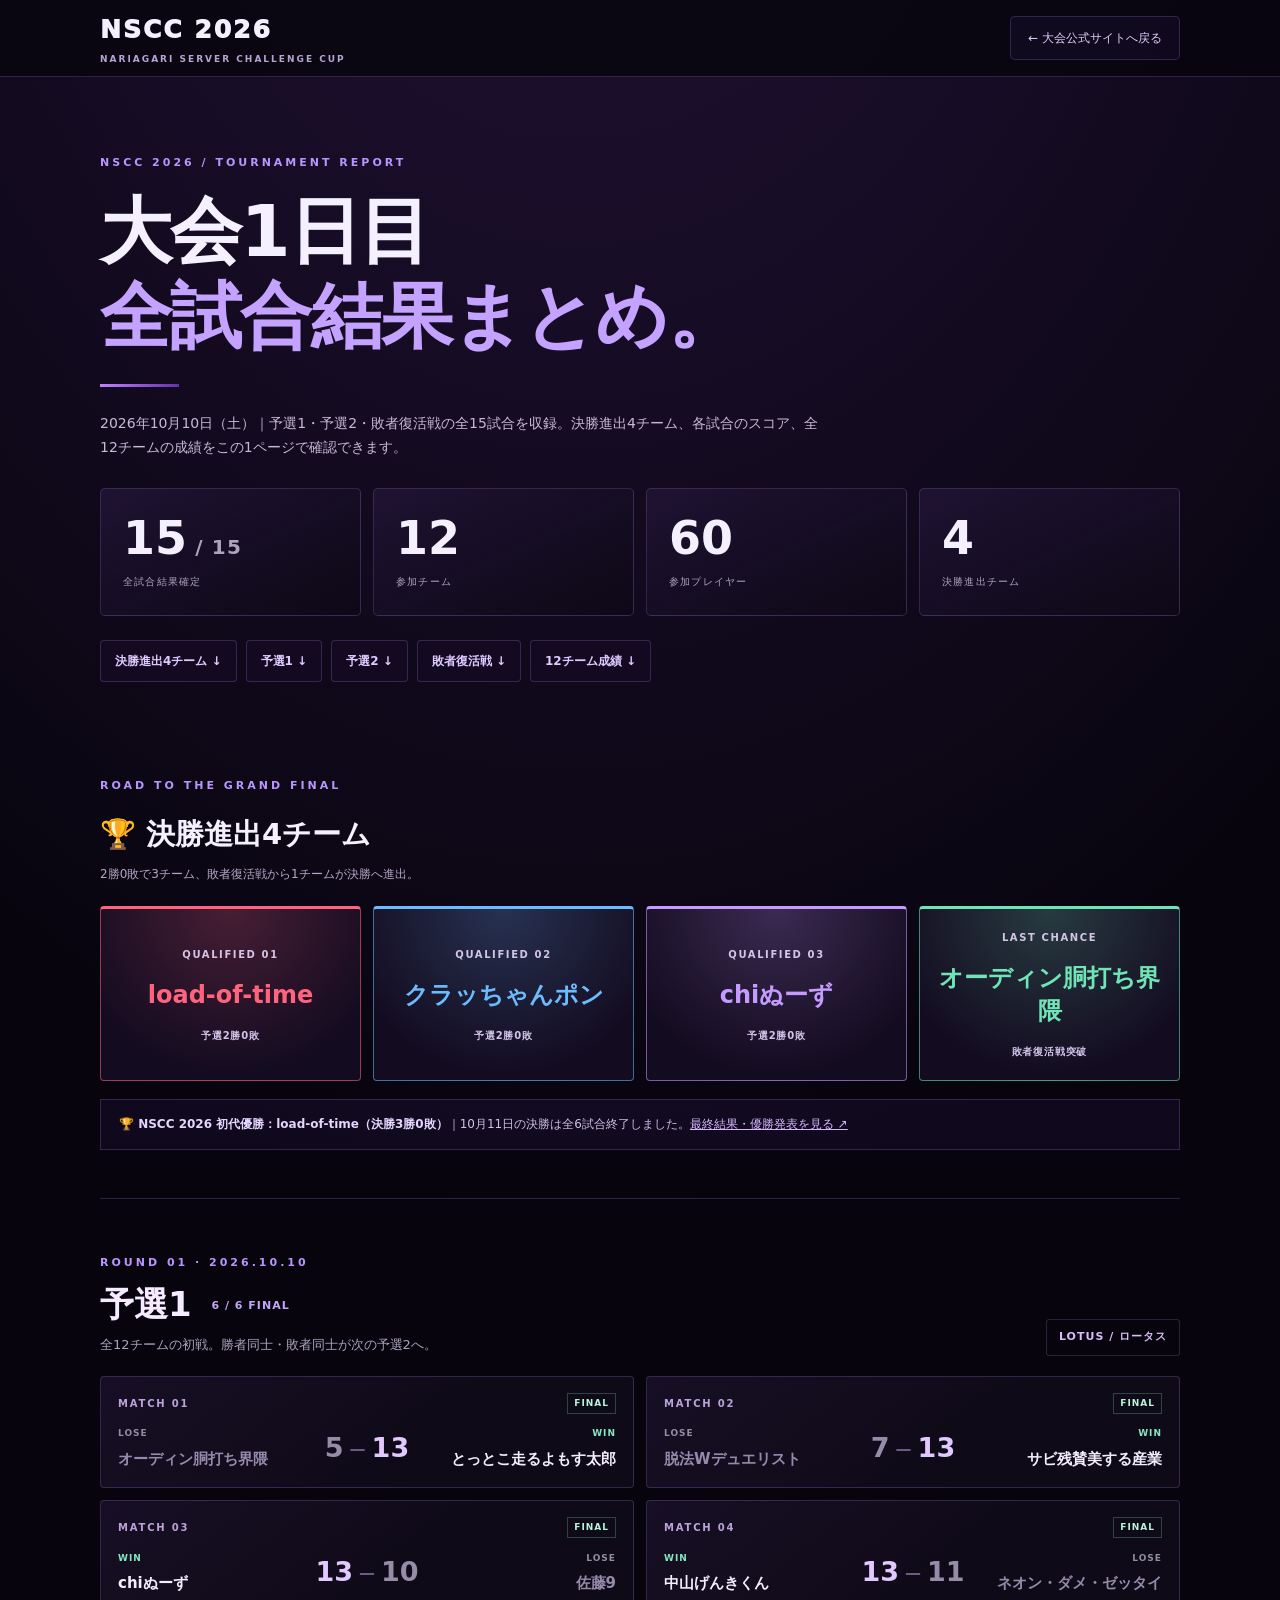
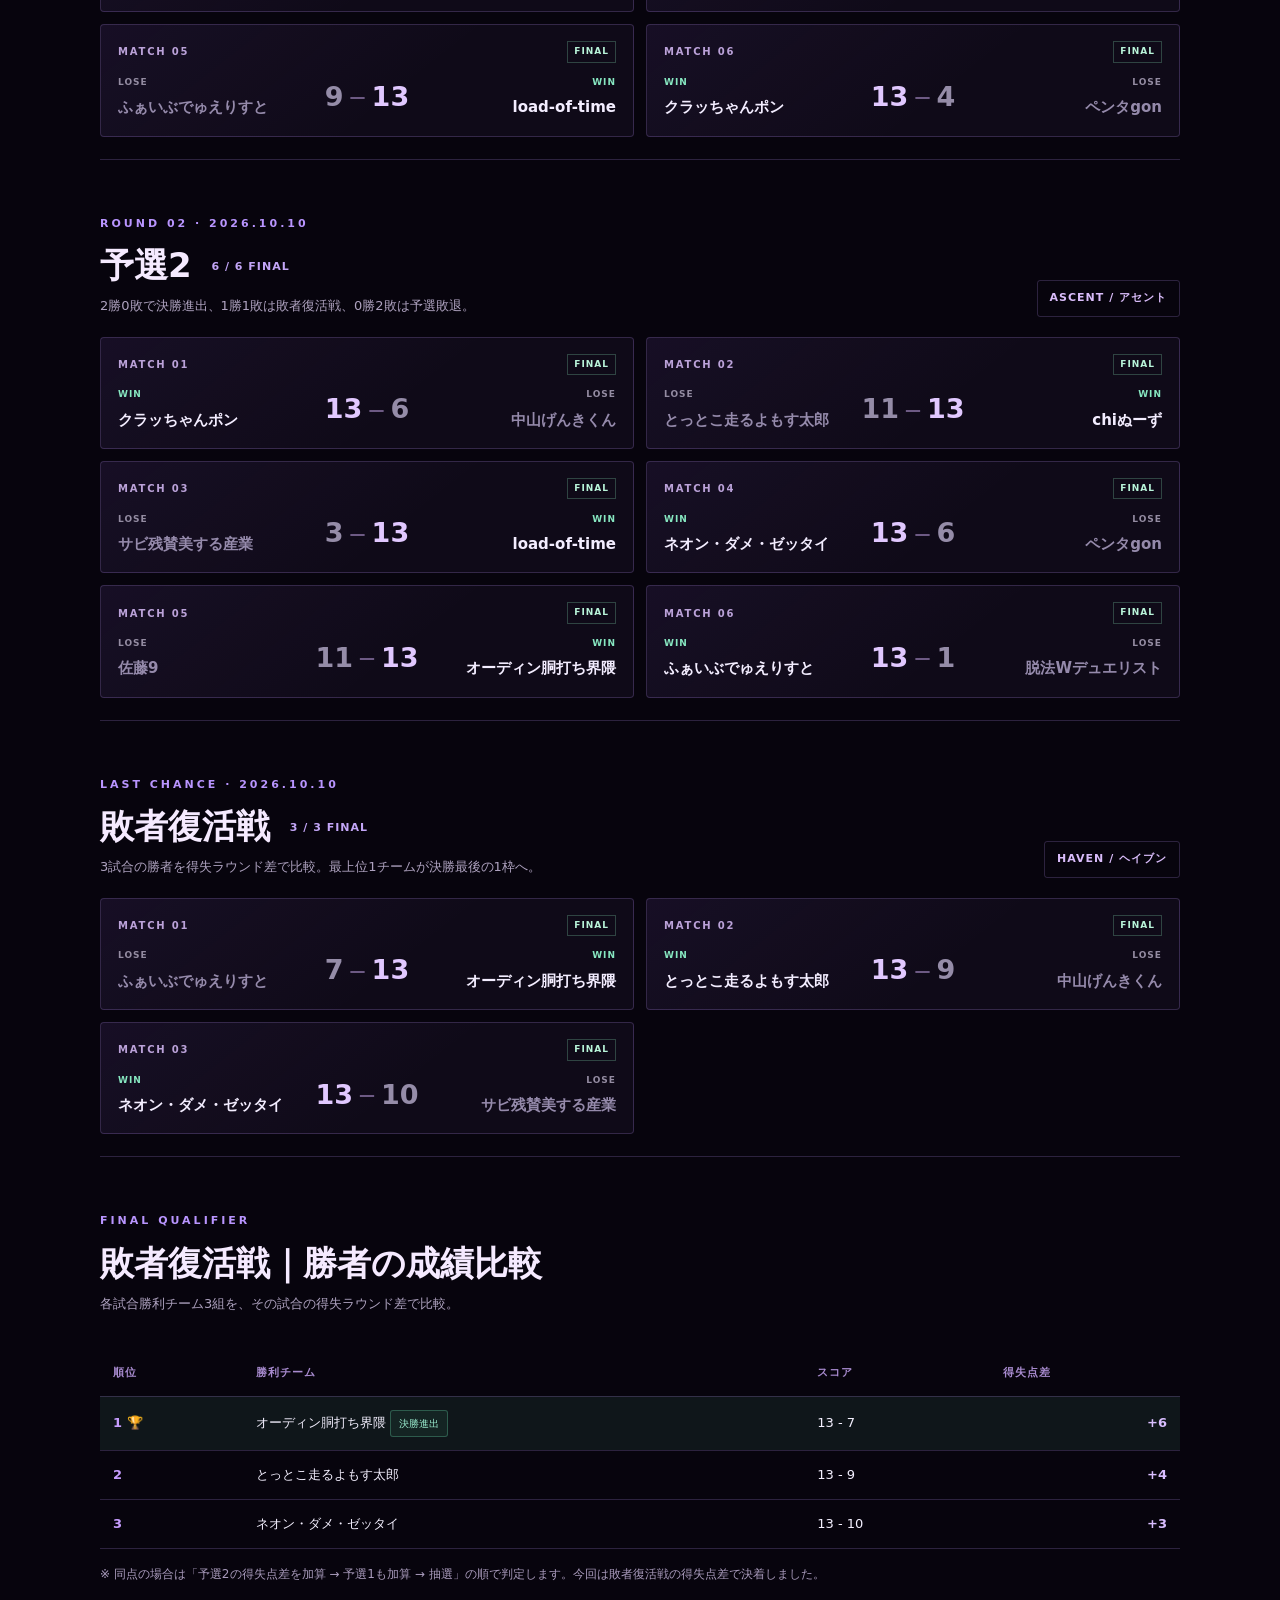
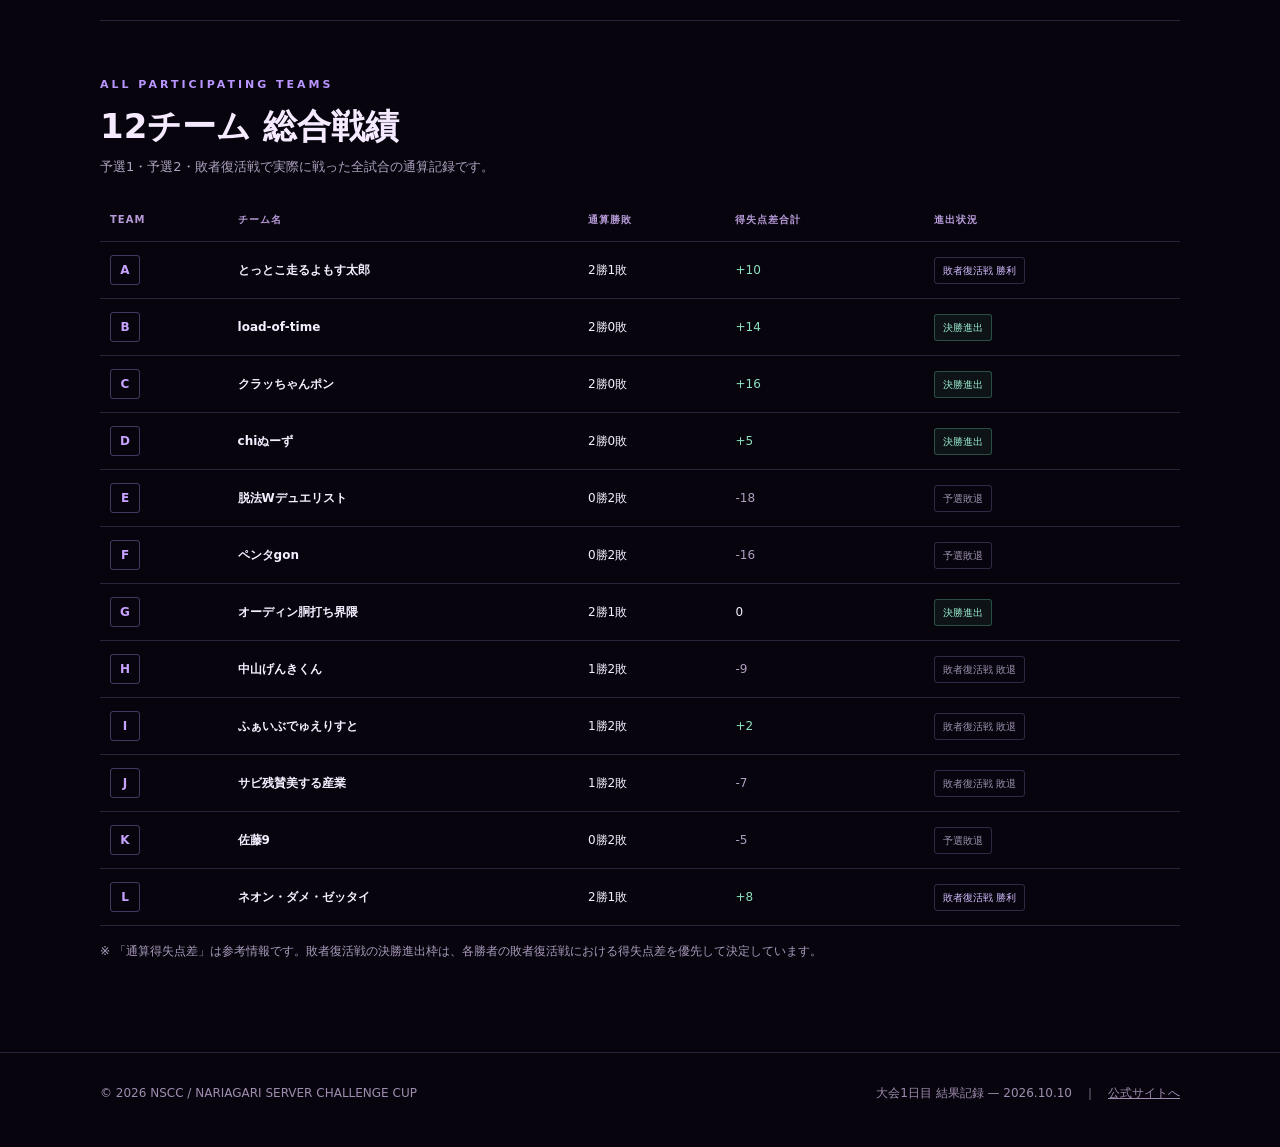
<file: results.html>
<!doctype html>
<html lang="ja">
<head>
<meta charset="utf-8"><meta name="viewport" content="width=device-width,initial-scale=1">
<meta name="description" content="NSCC 2026 大会1日目の全15試合結果、12チームの成績、決勝進出4チームをまとめた公式結果ページ。">
<title>NSCC 2026｜大会1日目 全試合結果まとめ</title>
<style>
:root{color-scheme:dark;--bg:#07040d;--surface:#100b1c;--line:rgba(176,142,236,.22);--muted:#aea2bf;--text:#f4f0ff;--purple:#b995ff;--win:#9cfcda}
*{box-sizing:border-box}html{scroll-behavior:smooth}body{margin:0;background:radial-gradient(ellipse 90% 38% at 45% -10%,rgba(119,62,186,.26),transparent),var(--bg);color:var(--text);font-family:system-ui,-apple-system,"Segoe UI",Meiryo,sans-serif;line-height:1.7}a{color:inherit;text-decoration:none}a:focus-visible{outline:3px solid #d7bcff;outline-offset:4px}strong,b{font-weight:800}.shell{max-width:1130px;margin:0 auto;padding:0 25px}.header{border-bottom:1px solid var(--line);background:rgba(8,5,14,.86)}.header-inner{min-height:76px;display:flex;align-items:center;justify-content:space-between;gap:18px}.logo{font-size:25px;font-weight:950;letter-spacing:2px}.logo small{display:block;font-size:9px;font-weight:700;letter-spacing:2px;color:#b5a5d2}.go-back{font-size:12px;color:#dfcefa;border:1px solid var(--line);padding:11px 17px;border-radius:5px;background:rgba(139,92,246,.06)}.go-back:hover{background:rgba(139,92,246,.2)}
.hero{padding:70px 0 34px}.eyebrow{font-size:11px;letter-spacing:3px;color:var(--purple);font-weight:900}.hero h1{font-size:clamp(36px,6vw,72px);letter-spacing:-1.8px;line-height:1.18;margin:15px 0}.hero h1 span{color:#c4a2ff}.hero p{color:#c7b9d7;margin:0;max-width:720px;font-size:14px}.line{height:3px;width:79px;background:linear-gradient(90deg,#bd82ff,#6332ac);margin:25px 0}.stats{display:grid;grid-template-columns:repeat(4,minmax(0,1fr));gap:12px;margin:28px 0 16px}.stats>div{background:linear-gradient(155deg,rgba(153,96,250,.12),transparent),#0d0816;border:1px solid var(--line);padding:22px;border-radius:5px}.stats b{font-size:clamp(30px,4vw,46px);line-height:1.2;display:block}.stats span{font-size:10px;color:var(--muted);letter-spacing:1.2px}
.pill-links{display:flex;flex-wrap:wrap;gap:9px;padding:8px 0 20px}.pill-links a{font-weight:750;font-size:12px;color:#decaff;border:1px solid var(--line);border-radius:4px;background:#130a22;padding:10px 14px}.pill-links a:hover{background:#261139}
.section-heading{display:flex;align-items:flex-end;justify-content:space-between;gap:18px;margin:0 0 20px}.section-heading h2{font-size:clamp(24px,3vw,34px);margin:8px 0;color:#f5eaff;line-height:1.3}.section-heading p{font-size:13px;color:var(--muted);margin:0}.map{font-size:11px;font-weight:800;color:#d9bcfa;white-space:nowrap;letter-spacing:1px;padding:8px 12px;border:1px solid var(--line);border-radius:3px}.stage-count{font-size:11px;font-weight:900;letter-spacing:1px;color:#c3a6f7;margin-left:8px;vertical-align:middle}.stage{padding:48px 0 22px;border-top:1px solid var(--line)}
.final-four{padding:34px 0 48px}.final-four-header h2{font-size:29px;margin:12px 0 5px}.final-four-header p{font-size:12px;color:#b5a7c8;margin:0 0 22px}.final-grid{display:grid;grid-template-columns:repeat(4,minmax(0,1fr));gap:12px}.finalist{--accent:#c49bff;--rgb:196,155,255;position:relative;display:flex;flex-direction:column;justify-content:center;min-height:172px;overflow:hidden;padding:20px 15px;background:radial-gradient(circle at top,rgba(var(--rgb),.22),transparent 78%),#130b20;border:1px solid rgba(var(--rgb),.55);border-top:3px solid var(--accent);border-radius:4px;text-align:center}.finalist small{font-size:10px;font-weight:850;letter-spacing:1.6px;color:#d4c5e6}.finalist strong{font-size:clamp(17px,2.3vw,24px);color:var(--accent);overflow-wrap:anywhere;line-height:1.35;margin:16px 0}.finalist span{font-size:10px;color:#d4c3ea;font-weight:800;letter-spacing:.8px}.finalist.red{--accent:#ff637d;--rgb:255,99,125}.finalist.blue{--accent:#6dbbff;--rgb:109,187,255}.finalist.purple{--accent:#c69bff;--rgb:198,155,255}.finalist.green{--accent:#70e4b6;--rgb:112,228,182}.next-final{margin-top:18px;border:1px solid var(--line);padding:14px 18px;color:#d1bfe8;background:rgba(130,71,217,.08);font-size:12px}.next-final b{color:#e5d5ff}
.match-list{display:grid;grid-template-columns:repeat(2,minmax(0,1fr));gap:12px}.match-card{border:1px solid var(--line);background:linear-gradient(142deg,rgba(156,93,243,.06),transparent 58%),#0f0a18;border-radius:4px;padding:16px 17px;min-width:0}.match-top{display:flex;justify-content:space-between;align-items:center;margin-bottom:11px}.match-top span{font-size:10px;color:#bba2d9;font-weight:900;letter-spacing:1.8px}.match-top b{font-size:9px;color:#b8f4d9;border:1px solid rgba(143,239,190,.25);padding:2px 6px;letter-spacing:1px}.match-row{display:grid;grid-template-columns:minmax(0,1fr) 94px minmax(0,1fr);align-items:center;gap:10px}.match-team{min-width:0;display:flex;flex-direction:column;gap:6px}.match-team.right{text-align:right;align-items:flex-end}.match-team strong{font-size:clamp(12px,1.4vw,15px);line-height:1.5;overflow-wrap:anywhere}.match-team.is-winner strong{color:#f3edff}.match-team.is-loser strong{color:#958aab}.win-label{font-size:9px;letter-spacing:1px;font-weight:900;color:#948ca2}.is-winner .win-label{color:#87e7c1}.match-score{display:flex;align-items:center;justify-content:center;gap:6px;font-variant-numeric:tabular-nums;white-space:nowrap}.match-score b{font-size:27px;color:#958ca8}.match-score b.win-number{color:#e1c8ff}.match-score span{color:#6d5a84;font-weight:800}
.last-table{width:100%;border-collapse:collapse;font-size:13px;margin-top:16px}.last-table th,.last-table td{text-align:left;border-bottom:1px solid var(--line);padding:13px}.last-table th{color:#a88bcf;font-size:11px;letter-spacing:1px}.last-table td:first-child{font-weight:900;color:#c79dff}.last-table tbody tr:first-child{background:rgba(112,228,182,.08)}.last-table td:last-child{text-align:right;color:#d9beff;font-weight:900}.table-wrap{overflow-x:auto;max-width:100%}.record-table{width:100%;border-collapse:collapse;font-size:12px;min-width:690px}.record-table th,.record-table td{padding:13px 10px;border-bottom:1px solid var(--line);text-align:left}.record-table th{color:#b79bd8;font-size:10px;letter-spacing:1px}.record-table td:nth-child(2){font-weight:700}.team-letter{display:inline-grid;place-items:center;width:30px;height:30px;border:1px solid rgba(175,137,236,.38);border-radius:3px;color:#c7a2ff;font-weight:900}.net-plus{color:#8ce0be}.net-minus{color:#af9fbf}.status{display:inline-block;border:1px solid rgba(158,122,202,.3);border-radius:3px;padding:4px 8px;font-size:10px;white-space:nowrap}.status.qualified{color:#9bedd0;background:rgba(91,196,151,.08);border-color:rgba(91,196,151,.35)}.status.chance{color:#d2bdff}.status.muted{color:#9d91b0}
.info-note{color:#a99bbc;font-size:12px;line-height:1.9;margin-top:14px}.footer{margin-top:55px;border-top:1px solid var(--line);padding:30px 0 44px;color:#9f8daf;font-size:12px}.footer-inner{display:flex;justify-content:space-between;gap:20px}.footer a{text-decoration:underline}
@media(max-width:900px){.final-grid{grid-template-columns:repeat(2,minmax(0,1fr))}.match-list{grid-template-columns:1fr}.match-team strong{font-size:14px}}@media(max-width:600px){.shell{padding:0 16px}.hero{padding-top:42px}.header-inner{min-height:68px}.logo{font-size:22px}.stats{grid-template-columns:repeat(2,minmax(0,1fr))}.stats>div{padding:15px}.section-heading{align-items:flex-start;flex-direction:column}.final-grid{gap:9px}.finalist{min-height:148px;padding:14px 9px}.finalist strong{font-size:16px}.match-card{padding:14px 10px}.match-row{grid-template-columns:minmax(0,1fr) 82px minmax(0,1fr);gap:5px}.match-team strong{font-size:12px}.match-score b{font-size:23px}.stage{padding-top:37px}.footer-inner{flex-direction:column}.stage-count{display:block;margin:4px 0}.last-table th,.last-table td{padding:10px 8px;font-size:11px}}
@media print{*{background:#fff!important;color:#111!important;box-shadow:none!important}.go-back,.pill-links{display:none!important}.stage{break-inside:avoid}.final-four,.stage{page-break-inside:avoid}.shell{max-width:100%}.match-card{border:1px solid #aaa}}
</style>
</head>
<body>
<header class="header"><div class="shell header-inner"><a href="index.html" class="logo">NSCC 2026<small>NARIAGARI SERVER CHALLENGE CUP</small></a><a class="go-back" href="index.html">← 大会公式サイトへ戻る</a></div></header>
<main class="shell">
<section class="hero" id="top"><span class="eyebrow">NSCC 2026 / TOURNAMENT REPORT</span><h1>大会1日目<br><span>全試合結果まとめ。</span></h1><div class="line"></div><p>2026年10月10日（土）｜予選1・予選2・敗者復活戦の全15試合を収録。決勝進出4チーム、各試合のスコア、全12チームの成績をこの1ページで確認できます。</p>
<div class="stats"><div><b>15<span style="display:inline;font-size:20px"> / 15</span></b><span>全試合結果確定</span></div><div><b>12</b><span>参加チーム</span></div><div><b>60</b><span>参加プレイヤー</span></div><div><b>4</b><span>決勝進出チーム</span></div></div>
<nav class="pill-links" aria-label="結果ページ内の案内"><a href="#finalists">決勝進出4チーム ↓</a><a href="#round1">予選1 ↓</a><a href="#round2">予選2 ↓</a><a href="#lastchance">敗者復活戦 ↓</a><a href="#allteams">12チーム成績 ↓</a></nav></section>
<section class="final-four" id="finalists"><div class="final-four-header"><span class="eyebrow">ROAD TO THE GRAND FINAL</span><h2>🏆 決勝進出4チーム</h2><p>2勝0敗で3チーム、敗者復活戦から1チームが決勝へ進出。</p></div>
<div class="final-grid"><article class="finalist red"><small>QUALIFIED 01</small><strong>load-of-time</strong><span>予選2勝0敗</span></article><article class="finalist blue"><small>QUALIFIED 02</small><strong>クラッちゃんポン</strong><span>予選2勝0敗</span></article><article class="finalist purple"><small>QUALIFIED 03</small><strong>chiぬーず</strong><span>予選2勝0敗</span></article><article class="finalist green"><small>LAST CHANCE</small><strong>オーディン胴打ち界隈</strong><span>敗者復活戦突破</span></article></div>
<div class="next-final"><b>🏆 NSCC 2026 初代優勝：load-of-time（決勝3勝0敗）</b>｜10月11日の決勝は全6試合終了しました。<a href="index.html#championReveal" style="color:#d6b8ff;text-decoration:underline">最終結果・優勝発表を見る ↗</a></div></section>
<section class="stage" id="round1">
 <div class="section-heading"><div><span class="eyebrow">ROUND 01 · 2026.10.10</span><h2>予選1 <span class="stage-count">6 / 6 FINAL</span></h2><p>全12チームの初戦。勝者同士・敗者同士が次の予選2へ。</p></div><div class="map">LOTUS / ロータス</div></div>
 <div class="match-list"><article class="match-card">
  <div class="match-top"><span>MATCH 01</span><b>FINAL</b></div>
  <div class="match-row">
    <div class="match-team is-loser"><span class="win-label">LOSE</span><strong>オーディン胴打ち界隈</strong></div>
    <div class="match-score" aria-label="5対13"><b class="">5</b><span>—</span><b class="win-number">13</b></div>
    <div class="match-team right is-winner"><span class="win-label">WIN</span><strong>とっとこ走るよもす太郎</strong></div>
  </div>
</article>
<article class="match-card">
  <div class="match-top"><span>MATCH 02</span><b>FINAL</b></div>
  <div class="match-row">
    <div class="match-team is-loser"><span class="win-label">LOSE</span><strong>脱法Wデュエリスト</strong></div>
    <div class="match-score" aria-label="7対13"><b class="">7</b><span>—</span><b class="win-number">13</b></div>
    <div class="match-team right is-winner"><span class="win-label">WIN</span><strong>サビ残賛美する産業</strong></div>
  </div>
</article>
<article class="match-card">
  <div class="match-top"><span>MATCH 03</span><b>FINAL</b></div>
  <div class="match-row">
    <div class="match-team is-winner"><span class="win-label">WIN</span><strong>chiぬーず</strong></div>
    <div class="match-score" aria-label="13対10"><b class="win-number">13</b><span>—</span><b class="">10</b></div>
    <div class="match-team right is-loser"><span class="win-label">LOSE</span><strong>佐藤9</strong></div>
  </div>
</article>
<article class="match-card">
  <div class="match-top"><span>MATCH 04</span><b>FINAL</b></div>
  <div class="match-row">
    <div class="match-team is-winner"><span class="win-label">WIN</span><strong>中山げんきくん</strong></div>
    <div class="match-score" aria-label="13対11"><b class="win-number">13</b><span>—</span><b class="">11</b></div>
    <div class="match-team right is-loser"><span class="win-label">LOSE</span><strong>ネオン・ダメ・ゼッタイ</strong></div>
  </div>
</article>
<article class="match-card">
  <div class="match-top"><span>MATCH 05</span><b>FINAL</b></div>
  <div class="match-row">
    <div class="match-team is-loser"><span class="win-label">LOSE</span><strong>ふぁいぶでゅえりすと</strong></div>
    <div class="match-score" aria-label="9対13"><b class="">9</b><span>—</span><b class="win-number">13</b></div>
    <div class="match-team right is-winner"><span class="win-label">WIN</span><strong>load-of-time</strong></div>
  </div>
</article>
<article class="match-card">
  <div class="match-top"><span>MATCH 06</span><b>FINAL</b></div>
  <div class="match-row">
    <div class="match-team is-winner"><span class="win-label">WIN</span><strong>クラッちゃんポン</strong></div>
    <div class="match-score" aria-label="13対4"><b class="win-number">13</b><span>—</span><b class="">4</b></div>
    <div class="match-team right is-loser"><span class="win-label">LOSE</span><strong>ペンタgon</strong></div>
  </div>
</article></div>
</section>
<section class="stage" id="round2">
 <div class="section-heading"><div><span class="eyebrow">ROUND 02 · 2026.10.10</span><h2>予選2 <span class="stage-count">6 / 6 FINAL</span></h2><p>2勝0敗で決勝進出、1勝1敗は敗者復活戦、0勝2敗は予選敗退。</p></div><div class="map">ASCENT / アセント</div></div>
 <div class="match-list"><article class="match-card">
  <div class="match-top"><span>MATCH 01</span><b>FINAL</b></div>
  <div class="match-row">
    <div class="match-team is-winner"><span class="win-label">WIN</span><strong>クラッちゃんポン</strong></div>
    <div class="match-score" aria-label="13対6"><b class="win-number">13</b><span>—</span><b class="">6</b></div>
    <div class="match-team right is-loser"><span class="win-label">LOSE</span><strong>中山げんきくん</strong></div>
  </div>
</article>
<article class="match-card">
  <div class="match-top"><span>MATCH 02</span><b>FINAL</b></div>
  <div class="match-row">
    <div class="match-team is-loser"><span class="win-label">LOSE</span><strong>とっとこ走るよもす太郎</strong></div>
    <div class="match-score" aria-label="11対13"><b class="">11</b><span>—</span><b class="win-number">13</b></div>
    <div class="match-team right is-winner"><span class="win-label">WIN</span><strong>chiぬーず</strong></div>
  </div>
</article>
<article class="match-card">
  <div class="match-top"><span>MATCH 03</span><b>FINAL</b></div>
  <div class="match-row">
    <div class="match-team is-loser"><span class="win-label">LOSE</span><strong>サビ残賛美する産業</strong></div>
    <div class="match-score" aria-label="3対13"><b class="">3</b><span>—</span><b class="win-number">13</b></div>
    <div class="match-team right is-winner"><span class="win-label">WIN</span><strong>load-of-time</strong></div>
  </div>
</article>
<article class="match-card">
  <div class="match-top"><span>MATCH 04</span><b>FINAL</b></div>
  <div class="match-row">
    <div class="match-team is-winner"><span class="win-label">WIN</span><strong>ネオン・ダメ・ゼッタイ</strong></div>
    <div class="match-score" aria-label="13対6"><b class="win-number">13</b><span>—</span><b class="">6</b></div>
    <div class="match-team right is-loser"><span class="win-label">LOSE</span><strong>ペンタgon</strong></div>
  </div>
</article>
<article class="match-card">
  <div class="match-top"><span>MATCH 05</span><b>FINAL</b></div>
  <div class="match-row">
    <div class="match-team is-loser"><span class="win-label">LOSE</span><strong>佐藤9</strong></div>
    <div class="match-score" aria-label="11対13"><b class="">11</b><span>—</span><b class="win-number">13</b></div>
    <div class="match-team right is-winner"><span class="win-label">WIN</span><strong>オーディン胴打ち界隈</strong></div>
  </div>
</article>
<article class="match-card">
  <div class="match-top"><span>MATCH 06</span><b>FINAL</b></div>
  <div class="match-row">
    <div class="match-team is-winner"><span class="win-label">WIN</span><strong>ふぁいぶでゅえりすと</strong></div>
    <div class="match-score" aria-label="13対1"><b class="win-number">13</b><span>—</span><b class="">1</b></div>
    <div class="match-team right is-loser"><span class="win-label">LOSE</span><strong>脱法Wデュエリスト</strong></div>
  </div>
</article></div>
</section>
<section class="stage" id="lastchance">
 <div class="section-heading"><div><span class="eyebrow">LAST CHANCE · 2026.10.10</span><h2>敗者復活戦 <span class="stage-count">3 / 3 FINAL</span></h2><p>3試合の勝者を得失ラウンド差で比較。最上位1チームが決勝最後の1枠へ。</p></div><div class="map">HAVEN / ヘイブン</div></div>
 <div class="match-list"><article class="match-card">
  <div class="match-top"><span>MATCH 01</span><b>FINAL</b></div>
  <div class="match-row">
    <div class="match-team is-loser"><span class="win-label">LOSE</span><strong>ふぁいぶでゅえりすと</strong></div>
    <div class="match-score" aria-label="7対13"><b class="">7</b><span>—</span><b class="win-number">13</b></div>
    <div class="match-team right is-winner"><span class="win-label">WIN</span><strong>オーディン胴打ち界隈</strong></div>
  </div>
</article>
<article class="match-card">
  <div class="match-top"><span>MATCH 02</span><b>FINAL</b></div>
  <div class="match-row">
    <div class="match-team is-winner"><span class="win-label">WIN</span><strong>とっとこ走るよもす太郎</strong></div>
    <div class="match-score" aria-label="13対9"><b class="win-number">13</b><span>—</span><b class="">9</b></div>
    <div class="match-team right is-loser"><span class="win-label">LOSE</span><strong>中山げんきくん</strong></div>
  </div>
</article>
<article class="match-card">
  <div class="match-top"><span>MATCH 03</span><b>FINAL</b></div>
  <div class="match-row">
    <div class="match-team is-winner"><span class="win-label">WIN</span><strong>ネオン・ダメ・ゼッタイ</strong></div>
    <div class="match-score" aria-label="13対10"><b class="win-number">13</b><span>—</span><b class="">10</b></div>
    <div class="match-team right is-loser"><span class="win-label">LOSE</span><strong>サビ残賛美する産業</strong></div>
  </div>
</article></div>
</section>
<section class="stage" id="lastchance-ranking"><div class="section-heading"><div><span class="eyebrow">FINAL QUALIFIER</span><h2>敗者復活戦｜勝者の成績比較</h2><p>各試合勝利チーム3組を、その試合の得失ラウンド差で比較。</p></div></div>
<div class="table-wrap"><table class="last-table"><thead><tr><th>順位</th><th>勝利チーム</th><th>スコア</th><th>得失点差</th></tr></thead><tbody><tr><td>1 🏆</td><td>オーディン胴打ち界隈 <span class="status qualified">決勝進出</span></td><td>13 - 7</td><td>+6</td></tr><tr><td>2</td><td>とっとこ走るよもす太郎</td><td>13 - 9</td><td>+4</td></tr><tr><td>3</td><td>ネオン・ダメ・ゼッタイ</td><td>13 - 10</td><td>+3</td></tr></tbody></table></div><p class="info-note">※ 同点の場合は「予選2の得失点差を加算 → 予選1も加算 → 抽選」の順で判定します。今回は敗者復活戦の得失点差で決着しました。</p></section>
<section class="stage" id="allteams"><div class="section-heading"><div><span class="eyebrow">ALL PARTICIPATING TEAMS</span><h2>12チーム 総合戦績</h2><p>予選1・予選2・敗者復活戦で実際に戦った全試合の通算記録です。</p></div></div>
<div class="table-wrap"><table class="record-table"><thead><tr><th>TEAM</th><th>チーム名</th><th>通算勝敗</th><th>得失点差合計</th><th>進出状況</th></tr></thead><tbody><tr><td><span class="team-letter">A</span></td><td><b>とっとこ走るよもす太郎</b></td><td>2勝1敗</td><td class="net-plus">+10</td><td><span class="status chance">敗者復活戦 勝利</span></td></tr>
<tr><td><span class="team-letter">B</span></td><td><b>load-of-time</b></td><td>2勝0敗</td><td class="net-plus">+14</td><td><span class="status qualified">決勝進出</span></td></tr>
<tr><td><span class="team-letter">C</span></td><td><b>クラッちゃんポン</b></td><td>2勝0敗</td><td class="net-plus">+16</td><td><span class="status qualified">決勝進出</span></td></tr>
<tr><td><span class="team-letter">D</span></td><td><b>chiぬーず</b></td><td>2勝0敗</td><td class="net-plus">+5</td><td><span class="status qualified">決勝進出</span></td></tr>
<tr><td><span class="team-letter">E</span></td><td><b>脱法Wデュエリスト</b></td><td>0勝2敗</td><td class="net-minus">-18</td><td><span class="status muted">予選敗退</span></td></tr>
<tr><td><span class="team-letter">F</span></td><td><b>ペンタgon</b></td><td>0勝2敗</td><td class="net-minus">-16</td><td><span class="status muted">予選敗退</span></td></tr>
<tr><td><span class="team-letter">G</span></td><td><b>オーディン胴打ち界隈</b></td><td>2勝1敗</td><td class="">0</td><td><span class="status qualified">決勝進出</span></td></tr>
<tr><td><span class="team-letter">H</span></td><td><b>中山げんきくん</b></td><td>1勝2敗</td><td class="net-minus">-9</td><td><span class="status muted">敗者復活戦 敗退</span></td></tr>
<tr><td><span class="team-letter">I</span></td><td><b>ふぁいぶでゅえりすと</b></td><td>1勝2敗</td><td class="net-plus">+2</td><td><span class="status muted">敗者復活戦 敗退</span></td></tr>
<tr><td><span class="team-letter">J</span></td><td><b>サビ残賛美する産業</b></td><td>1勝2敗</td><td class="net-minus">-7</td><td><span class="status muted">敗者復活戦 敗退</span></td></tr>
<tr><td><span class="team-letter">K</span></td><td><b>佐藤9</b></td><td>0勝2敗</td><td class="net-minus">-5</td><td><span class="status muted">予選敗退</span></td></tr>
<tr><td><span class="team-letter">L</span></td><td><b>ネオン・ダメ・ゼッタイ</b></td><td>2勝1敗</td><td class="net-plus">+8</td><td><span class="status chance">敗者復活戦 勝利</span></td></tr></tbody></table></div>
<p class="info-note">※ 「通算得失点差」は参考情報です。敗者復活戦の決勝進出枠は、各勝者の敗者復活戦における得失点差を優先して決定しています。</p></section>
</main>
<footer class="footer"><div class="shell footer-inner"><span>© 2026 NSCC / NARIAGARI SERVER CHALLENGE CUP</span><span>大会1日目 結果記録 — 2026.10.10　｜　<a href="index.html">公式サイトへ</a></span></div></footer>
</body></html>
</file>
<file: style.css>
@import url('https://fonts.googleapis.com/css2?family=Rajdhani:wght@500;600;700&family=Noto+Sans+JP:wght@400;700;900&display=swap');
:root{--red:#9333ea;--bg:#05070b;--panel:#0b1018;--line:#252d3a;--text:#f4f6f8;--muted:#8c96a5}
*{box-sizing:border-box}html{scroll-behavior:smooth}body{margin:0;background:var(--bg);color:var(--text);font-family:'Noto Sans JP',sans-serif}a{color:inherit;text-decoration:none}.noise{position:fixed;inset:0;pointer-events:none;opacity:.035;z-index:20;background-image:url("data:image/svg+xml,%3Csvg viewBox='0 0 180 180' xmlns='http://www.w3.org/2000/svg'%3E%3Cfilter id='n'%3E%3CfeTurbulence type='fractalNoise' baseFrequency='.9' numOctaves='3' stitchTiles='stitch'/%3E%3C/filter%3E%3Crect width='100%25' height='100%25' filter='url(%23n)' opacity='.7'/%3E%3C/svg%3E")}
.header{height:68px;background:rgba(4,7,12,.94);border-bottom:1px solid #202733;display:flex;align-items:center;padding:0 4vw;position:fixed;top:0;left:0;right:0;z-index:10;backdrop-filter:blur(12px)}.brand{display:flex;align-items:baseline;gap:10px;font-family:Rajdhani;font-weight:900;font-size:32px;font-style:italic}.brand small{font:600 8px Rajdhani;letter-spacing:1.4px;color:#9ba4b0}.header nav{display:flex;gap:22px;margin-left:4vw;font-size:12px;font-weight:700}.header nav a{opacity:.8}.header nav a:hover{color:var(--red)}.head-actions{margin-left:auto;display:flex;gap:10px}.discord,.entry,.big-entry,.cta a{padding:12px 18px;border:1px solid #3b4554;font-weight:900;font-size:12px;letter-spacing:.5px}.entry,.big-entry,.cta a{background:var(--red);border-color:var(--red);clip-path:polygon(8px 0,100% 0,calc(100% - 8px) 100%,0 100%)}.entry b,.big-entry span,.cta b{font-size:22px;line-height:0;margin-left:14px}.menu{display:none;background:none;color:white;border:0;font-size:25px}.hero{min-height:760px;padding:150px 7vw 70px;position:relative;overflow:hidden;display:flex;align-items:center}.hero-bg{position:absolute;inset:0;background-image:linear-gradient(90deg,rgba(4,7,12,.96) 0%,rgba(4,7,12,.68) 42%,rgba(4,7,12,.35) 100%),url('hero.png');background-size:cover;background-position:center;filter:saturate(1.1)}.hero-grid{position:absolute;inset:0;background:linear-gradient(120deg,transparent 55%,rgba(139,92,246,.15)),repeating-linear-gradient(90deg,transparent 0 80px,rgba(255,255,255,.025) 81px)}.hero-copy{position:relative;z-index:1}.eyebrow,.kicker{color:var(--red);font:700 13px Rajdhani;letter-spacing:3px}.hero h1{font-size:clamp(48px,7vw,92px);line-height:.98;margin:20px 0;font-weight:900;letter-spacing:-3px}.hero h1 span{display:block;color:var(--red)}.lead{font-size:16px;line-height:2;color:#d4d8df}.hero-meta{display:flex;align-items:center;gap:30px;margin-top:45px}.hero-meta div{border-left:2px solid var(--red);padding-left:15px}.hero-meta small{display:block;color:#8b94a1;font:700 11px Rajdhani;letter-spacing:2px}.hero-meta strong{display:block;font:700 25px Rajdhani}.hero-meta em{font-style:normal;font-size:10px;color:#89919e}.big-entry{font-size:18px;padding:18px 25px}.hero-logo{position:absolute;left:50%;top:50%;right:auto;z-index:1;text-align:center;font:900 italic 100px Rajdhani;color:white;transform:translate(-50%,-50%) rotate(-5deg);text-shadow:5px 8px 0 var(--red);white-space:nowrap}.hero-logo small{display:block;font:700 12px Rajdhani;letter-spacing:2px;text-shadow:none}.scroll{position:absolute;bottom:28px;left:7vw;color:#7c8694;font:700 10px Rajdhani;letter-spacing:3px}.scroll span{display:inline-block;width:50px;height:1px;background:var(--red);vertical-align:middle;margin-left:10px}.section{padding:90px 7vw}.section.dark{background:#080c12;border-block:1px solid #1b222d}.section-title{display:flex;align-items:end;gap:16px;margin-bottom:45px}.section-title span{color:var(--red);font:700 16px Rajdhani}.section-title h2{font-size:35px;margin:0}.section-title small{color:#697382;font:700 11px Rajdhani;letter-spacing:2px}.overview-grid{display:grid;grid-template-columns:2fr 1fr 1fr;gap:1px;background:var(--line);border:1px solid var(--line)}.panel{background:var(--panel);padding:28px;min-height:180px}.panel.large{grid-row:span 2}.panel h3{font-size:27px;line-height:1.5;margin:10px 0}.panel h3 b{color:var(--red)}.panel p{color:#9da6b3;font-size:13px;line-height:1.9}.panel small{display:block;color:#8992a0;font-size:11px}.panel strong{display:block;font:700 20px Rajdhani;margin-top:8px}.icon{font-size:25px;color:var(--red);display:block;margin-bottom:25px}.rules{display:grid;grid-template-columns:repeat(3,1fr);gap:20px}.rules>div{border-top:2px solid var(--red);padding:25px}.rules b{font:700 38px Rajdhani;color:#3b4452}.rules h3{font-size:21px}.rules p{color:#9ba4b0;font-size:13px;line-height:1.9}.bracket-wrap{display:grid;grid-template-columns:1fr 280px;gap:25px}.bracket{display:grid;grid-template-columns:repeat(3,1fr);gap:18px;padding:28px;background:#080c12;border:1px solid var(--line);min-height:350px}.round h4{font:700 15px Rajdhani;color:var(--red);letter-spacing:2px}.match{border:1px solid #303947;background:#0d131d;margin:28px 0;padding:14px;display:flex;flex-direction:column;gap:8px;position:relative}.match i{text-align:center;color:var(--red);font:700 10px Rajdhani}.champ{text-align:center;color:var(--red);font:900 19px Rajdhani;margin-top:65px}.schedule{border-left:2px solid var(--red);padding:10px 25px}.schedule h3{font-size:18px}.schedule p{font:600 13px Rajdhani;border-bottom:1px solid var(--line);padding:18px 0}.schedule p b{color:var(--red);font-size:19px}.schedule small{display:block;color:#818b99;margin-top:4px}.maps-grid{display:grid;grid-template-columns:repeat(3,1fr);gap:18px}.map-card{position:relative;overflow:hidden;min-height:235px;padding:28px;background:linear-gradient(145deg,#0d131d,#080b11);border:1px solid var(--line);transition:.25s}.map-card:before{content:'';position:absolute;right:-35px;top:-45px;width:150px;height:150px;border:1px solid rgba(139,92,246,.28);transform:rotate(45deg)}.map-card:hover{transform:translateY(-5px);border-color:var(--red)}.map-card>span{color:var(--red);font:700 11px Rajdhani;letter-spacing:2px}.map-number{position:absolute;right:22px;top:18px;color:#202735;font:900 70px Rajdhani;line-height:1}.map-card h3{font:900 34px Rajdhani;letter-spacing:2px;margin:45px 0 2px}.map-card p{margin:0;color:#7f8998;font-size:11px}.map-card strong{display:block;margin-top:22px;font-size:12px}.map-note{margin:20px 0 0;color:#7f8998;font-size:11px}.teams{display:grid;grid-template-columns:repeat(5,1fr);gap:14px}.teams article{background:#0d131d;border:1px solid var(--line);padding:25px;text-align:center;transition:.25s}.teams article:hover{transform:translateY(-6px);border-color:var(--red)}.teams article>span{display:block;text-align:left;color:#667080;font:700 12px Rajdhani}.crest{width:72px;height:72px;margin:18px auto;border:2px solid var(--red);clip-path:polygon(50% 0,95% 25%,82% 80%,50% 100%,18% 80%,5% 25%);display:grid;place-items:center;font:900 28px Rajdhani}.teams h3{font:700 17px Rajdhani;margin:8px}.teams p{color:#7f8998;font:700 10px Rajdhani}.match-teams{display:flex;flex-direction:column;align-items:center;gap:6px;margin:8px 0 10px}.match-teams strong{font:700 17px 'Noto Sans JP',sans-serif;margin:0}.match-teams small{font:700 10px Rajdhani;color:var(--red);letter-spacing:2px;margin:0}.news{border-top:1px solid var(--line)}.news a{display:grid;grid-template-columns:130px 1fr 90px;align-items:center;padding:20px 0;border-bottom:1px solid var(--line);gap:20px}.news time{color:#7e8896;font:600 13px Rajdhani}.news span{font-size:10px;color:var(--red);border:1px solid var(--red);padding:5px;text-align:center}.notes-section{background:linear-gradient(180deg,#05070b,#080c12)}.notes-box{max-width:1000px;border:1px solid var(--line);border-left:3px solid var(--red);background:rgba(11,16,24,.92);padding:30px 35px}.notes-label{font:700 12px Rajdhani;color:var(--red);letter-spacing:3px;margin-bottom:18px}.notes-box ul{margin:0;padding-left:20px}.notes-box li{color:#aab2bd;font-size:13px;line-height:2.1;padding:3px 0}.cta{padding:65px 7vw;background:linear-gradient(105deg,#0b1018,#18050b);border-top:1px solid var(--red);display:flex;align-items:center;justify-content:space-between}.cta p{color:var(--red);font:700 12px Rajdhani;letter-spacing:3px}.cta h2{font-size:34px;margin:8px 0}footer{padding:35px 7vw;display:flex;align-items:center;gap:30px;background:#030509;color:#707987;font-size:10px}.footer-brand{font:900 italic 34px Rajdhani;color:white}.footer-brand small{font:700 8px Rajdhani;color:#707987;display:block;font-style:normal}.footer-brand+p{margin-right:auto}footer a{margin-left:18px}#live .big-entry{display:inline-block;width:auto;font-size:12px;padding:10px 16px}#live .big-entry span{font-size:18px;margin-left:8px}@media(max-width:1200px){.header nav{gap:14px;margin-left:2vw}.header nav a{font-size:11px}}@media(max-width:900px){.header nav,.head-actions{display:none}.menu{display:block;margin-left:auto}.hero{min-height:720px;padding-top:120px}.hero-logo{opacity:.18;left:50%;right:auto;font-size:130px;transform:translate(-50%,-50%) rotate(-5deg)}.overview-grid{grid-template-columns:1fr 1fr}.panel.large{grid-column:span 2;grid-row:auto}.bracket-wrap{grid-template-columns:1fr}.maps-grid{grid-template-columns:1fr 1fr}.teams{grid-template-columns:repeat(3,1fr)}}@media(max-width:600px){.section{padding:65px 5vw}.hero{padding:120px 5vw 50px}.hero h1{font-size:55px}.hero-meta{flex-wrap:wrap;gap:18px}.big-entry{width:100%;text-align:center}.overview-grid,.rules,.maps-grid{grid-template-columns:1fr}.panel.large{grid-column:auto}.bracket{grid-template-columns:1fr}.teams{grid-template-columns:1fr 1fr}.news a{grid-template-columns:90px 1fr}.news span{display:none}.notes-box{padding:24px 20px}.cta{padding:50px 5vw;display:block}.cta h2{font-size:25px}.cta a{display:inline-block;margin-top:20px}footer{display:block}.footer-brand+p{margin:20px 0}footer div:last-child a{margin:0 15px 0 0}#live .big-entry{width:auto}}

/* NSCC Tournament Flow */
.tournament-flow{max-width:1100px;margin:0 auto;display:flex;flex-direction:column;align-items:stretch}
.flow-stage{background:#080c12;border:1px solid var(--line);padding:28px;position:relative}
.flow-stage:before{content:'';position:absolute;left:0;top:0;bottom:0;width:3px;background:var(--red)}
.flow-head{display:flex;align-items:baseline;gap:14px;flex-wrap:wrap;border-bottom:1px solid var(--line);padding-bottom:16px;margin-bottom:22px}
.flow-head>span{font:900 28px Rajdhani;color:var(--red)}.flow-head h3{margin:0;font-size:24px}.flow-head small{margin-left:auto;color:#7f8998;font:700 11px Rajdhani;letter-spacing:2px}
.flow-arrow{text-align:center;color:var(--red);font-size:22px;line-height:45px}
.flow-split{display:grid;grid-template-columns:1fr 1fr;gap:14px}.flow-box{background:#0d131d;border:1px solid #303947;padding:20px;text-align:center}.flow-box b,.flow-box strong,.flow-box small{display:block}.flow-box b{color:#9ba4b0;font-size:12px}.flow-box strong{font:900 27px Rajdhani;margin:5px}.flow-box small{color:#7f8998}.flow-box.win{border-color:rgba(139,92,246,.55)}
.flow-desc{text-align:center;color:#aab2bd;font-size:13px;line-height:1.8}.flow-desc strong{color:white}
.flow-result{display:grid;grid-template-columns:repeat(3,1fr);gap:12px;margin-top:20px}.result-card{background:#0d131d;border:1px solid #303947;padding:20px;text-align:center}.result-card strong,.result-card span,.result-card b{display:block}.result-card strong{font:900 26px Rajdhani}.result-card span{color:#8992a0;font-size:11px;margin:4px 0 12px}.result-card b{font-size:13px}.final-pass{border-color:var(--red)}.final-pass b{color:var(--red)}.revival b{color:#f4f6f8}.eliminated{opacity:.55}
.last-chance-matches{display:grid;grid-template-columns:repeat(3,1fr);gap:12px;margin:22px 0}.last-chance-matches div{background:#0d131d;border:1px solid #303947;padding:18px;text-align:center;font:700 14px Rajdhani}.last-chance-matches i{color:var(--red);font-style:normal;margin:0 8px}.last-chance-matches b{display:block;color:var(--red);margin-top:10px}
.tiebreak{background:#0d131d;border-left:2px solid var(--red);padding:18px 20px}.tiebreak>b{color:var(--red)}.tiebreak p{color:#9ba4b0;font-size:12px;line-height:1.8;margin:8px 0 0}
.final-rounds{display:grid;grid-template-columns:repeat(3,1fr);gap:12px;margin:22px 0}.final-rounds div{background:#0d131d;border:1px solid #303947;padding:18px;text-align:center}.final-rounds b{display:block;color:var(--red);font-size:12px;margin-bottom:10px}.final-rounds span{display:block;font:700 15px Rajdhani;padding:5px}
.champion-line{text-align:center;border:1px solid var(--red);background:rgba(139,92,246,.08);color:var(--red);padding:20px;font:900 24px Rajdhani;letter-spacing:2px}
.flow-schedule{max-width:1100px;margin:28px auto 0;border-left:2px solid var(--red)}
@media(max-width:600px){.flow-stage{padding:20px 16px}.flow-head small{width:100%;margin-left:42px}.flow-split,.flow-result,.last-chance-matches,.final-rounds{grid-template-columns:1fr}.flow-arrow{line-height:36px}.champion-line{font-size:19px}}

/* Tournament format visual upgrade */
.flow-stage{overflow:hidden;background:radial-gradient(circle at 85% 0,rgba(115,35,255,.12),transparent 32%),linear-gradient(135deg,#080c12,#0a0f1a)}
.flow-stage:after{content:'';position:absolute;right:-70px;top:-70px;width:180px;height:180px;border:1px solid rgba(113,55,255,.22);transform:rotate(45deg);pointer-events:none}
.flow-head h3{text-shadow:0 0 22px rgba(139,92,246,.22)}
.flow-desc em{font-style:normal;color:var(--red);font-weight:900}
.map-badge{display:flex;align-items:center;gap:12px;width:max-content;max-width:100%;margin:0 auto 18px;padding:9px 15px;border:1px solid #1bbcff;background:linear-gradient(90deg,rgba(0,153,255,.12),rgba(114,34,255,.12));box-shadow:0 0 24px rgba(27,188,255,.08);clip-path:polygon(10px 0,100% 0,calc(100% - 10px) 100%,0 100%)}
.map-badge b{font:700 10px Rajdhani;letter-spacing:2px;color:#8b96a7}.map-badge strong{font:900 22px Rajdhani;letter-spacing:1px;color:#fff}.map-badge span{font-size:11px;color:#8fa0b6}
.map-badge.last{border-color:#ff9c19;background:linear-gradient(90deg,rgba(255,156,25,.12),rgba(139,92,246,.08));box-shadow:0 0 24px rgba(255,156,25,.08)}
.revival-stage{border-color:#5d3340}.final-stage{border-color:#69366e;background:radial-gradient(circle at 85% 0,rgba(196,54,255,.13),transparent 35%),linear-gradient(135deg,#080c12,#110b18)}
.flow-arrow{filter:drop-shadow(0 0 8px rgba(139,92,246,.5))}
@media(max-width:600px){.map-badge{margin-left:0}.map-badge strong{font-size:19px}}


/* NSCC 60-player roster */
.roster-section{background:radial-gradient(circle at 80% 5%,rgba(139,92,246,.09),transparent 28%),#05070b}
.roster-hero{display:flex;align-items:flex-end;justify-content:space-between;padding:30px 34px;margin-bottom:14px;border:1px solid #343d4b;border-left:4px solid var(--red);background:linear-gradient(110deg,#0d131d,#080b11);position:relative;overflow:hidden}
.roster-hero:after{content:'NSCC';position:absolute;right:7%;top:-28px;font:900 italic 120px Rajdhani;color:rgba(255,255,255,.025)}
.roster-hero p{margin:0 0 8px;color:#8c96a5;font:700 11px Rajdhani;letter-spacing:3px}.roster-hero h3{margin:0;font:900 36px Rajdhani;line-height:.9;letter-spacing:1px}.roster-hero h3 b{color:var(--red)}.roster-hero>span{color:var(--red);font:900 17px Rajdhani;letter-spacing:3px}
.roster-note{margin:0 0 24px;color:#7f8998;font-size:11px;text-align:right}
.roster-grid{display:grid;grid-template-columns:repeat(3,minmax(0,1fr));gap:16px}
.roster-card{background:linear-gradient(145deg,#0d131d,#080b11);border:1px solid #293240;position:relative;overflow:hidden;transition:.25s;box-shadow:0 14px 35px rgba(0,0,0,.18)}
.roster-card:before{content:'';position:absolute;left:0;top:0;width:4px;height:100%;background:var(--red)}
.roster-card:hover{transform:translateY(-4px);border-color:rgba(139,92,246,.75);box-shadow:0 18px 45px rgba(139,92,246,.08)}
.roster-head{min-height:88px;display:flex;align-items:center;padding:15px 18px 15px 20px;background:linear-gradient(100deg,rgba(139,92,246,.13),transparent 60%);border-bottom:1px solid #293240}
.roster-head>span{font:900 italic 58px Rajdhani;color:var(--red);line-height:1;margin-right:15px;text-shadow:3px 3px 0 rgba(139,92,246,.12)}
.roster-head div{min-width:0}.roster-head div small{display:block;color:#707b8a;font:700 8px Rajdhani;letter-spacing:1.7px}.roster-head div strong{display:block;font:900 23px Rajdhani;letter-spacing:1px}.roster-head>em{margin-left:auto;font:700 10px Rajdhani;color:#a4adba;font-style:normal;border:1px solid #3a4554;padding:5px 7px}
.roster-cols,.roster-row{display:grid;grid-template-columns:34px minmax(90px,.8fr) minmax(130px,1.2fr);align-items:center}
.roster-cols{padding:8px 14px 8px 20px;background:#070a0f;border-bottom:1px solid #252d3a}.roster-cols b{color:#596474;font:700 8px Rajdhani;letter-spacing:1.4px}
.roster-row{min-height:51px;padding:7px 14px 7px 20px;border-bottom:1px solid rgba(37,45,58,.72)}.roster-row:last-child{border-bottom:0}.roster-row>span{color:var(--red);font:700 11px Rajdhani}.roster-row>strong{font-size:11px;overflow-wrap:anywhere;padding-right:8px}.roster-row>small{font-size:9px;color:#9ca6b4;overflow-wrap:anywhere;line-height:1.35}
@media(max-width:1100px){.roster-grid{grid-template-columns:repeat(2,minmax(0,1fr))}}
@media(max-width:650px){.roster-grid{grid-template-columns:1fr}.roster-hero{padding:22px;align-items:flex-start;flex-direction:column;gap:18px}.roster-hero h3{font-size:31px}.roster-note{text-align:left}.roster-cols,.roster-row{grid-template-columns:30px minmax(80px,.8fr) minmax(110px,1.2fr)}.roster-row>strong{font-size:10px}.roster-row>small{font-size:8px}}


/* NSCC Match Day Flow */
.dayflow-section{background:radial-gradient(circle at 85% 8%,rgba(139,92,246,.12),transparent 28%),linear-gradient(180deg,#080c12,#05070b);border-block:1px solid #1b222d}
.dayflow-hero{position:relative;overflow:hidden;display:flex;justify-content:space-between;align-items:flex-end;padding:36px 40px;margin-bottom:24px;border:1px solid #343d4b;border-left:4px solid var(--red);background:linear-gradient(110deg,#0d131d,#080b11)}
.dayflow-hero:after{content:'MATCH DAY';position:absolute;right:4%;top:-24px;font:900 italic 95px Rajdhani;color:rgba(255,255,255,.025);white-space:nowrap}
.dayflow-hero p{margin:0 0 8px;color:var(--red);font:700 11px Rajdhani;letter-spacing:3px}.dayflow-hero h3{margin:0;font-size:38px;line-height:1.15}.dayflow-hero h3 b{color:var(--red)}.dayflow-hero small{display:block;margin-top:14px;color:#8c96a5}
.dayflow-hero>strong{position:relative;z-index:1;text-align:right;font:900 52px Rajdhani;line-height:.8;color:#fff}.dayflow-hero>strong em{font:700 12px Rajdhani;letter-spacing:4px;color:var(--red);font-style:normal}
.day-timeline{max-width:1100px;margin:0 auto;position:relative}.day-timeline:before{content:'';position:absolute;left:132px;top:0;bottom:0;width:1px;background:linear-gradient(var(--red),#293240 75%,var(--red))}
.day-timeline article{display:grid;grid-template-columns:105px 55px 1fr;gap:0;position:relative;min-height:175px}
.day-time{padding-top:29px;text-align:right;padding-right:22px;color:#fff;font:900 19px Rajdhani;letter-spacing:1px}.day-step{position:relative;z-index:2;width:36px;height:36px;margin:24px auto 0;display:grid;place-items:center;border:1px solid #465263;background:#080c12;color:#7f8998;font:900 11px Rajdhani;transform:rotate(45deg)}.day-step::first-line{transform:rotate(-45deg)}
.day-body{margin:0 0 18px 16px;padding:25px 28px;border:1px solid #293240;background:linear-gradient(135deg,#0d131d,#080b11);position:relative;overflow:hidden}.day-body:after{content:'';position:absolute;right:-45px;top:-55px;width:120px;height:120px;border:1px solid rgba(139,92,246,.12);transform:rotate(45deg)}
.day-body small{color:var(--red);font:700 10px Rajdhani;letter-spacing:2.4px}.day-body h3{font-size:21px;margin:7px 0 9px}.day-body p{margin:0;color:#a0a9b6;font-size:12px;line-height:1.85}.day-body p strong{color:#fff}.day-body span{display:block;margin-top:13px;padding-top:11px;border-top:1px solid #252d3a;color:#778291;font-size:10px;font-weight:700}
.day-timeline article.accent .day-body,.day-timeline article.live .day-body{border-color:rgba(139,92,246,.5)}.day-timeline article.live .day-time{color:var(--red);text-shadow:0 0 18px rgba(139,92,246,.35)}.day-timeline article.live .day-step,.day-timeline article.finish .day-step{border-color:var(--red);color:#fff;box-shadow:0 0 22px rgba(139,92,246,.2)}
.day-timeline article.finish .day-body{background:radial-gradient(circle at 90% 0,rgba(139,92,246,.14),transparent 35%),linear-gradient(135deg,#0d131d,#0d080d);border-color:var(--red)}.day-timeline article.finish .day-body span{color:var(--red);font:900 11px Rajdhani;letter-spacing:2px}
.dayflow-note{max-width:945px;margin:28px 0 0 auto;border-left:3px solid var(--red);background:#0b1018;padding:20px 24px}.dayflow-note b{color:var(--red);font:900 11px Rajdhani;letter-spacing:3px}.dayflow-note p{margin:7px 0 0;color:#929ca9;font-size:11px;line-height:1.8}
@media(max-width:650px){.dayflow-hero{padding:25px 22px;display:block}.dayflow-hero h3{font-size:30px}.dayflow-hero>strong{margin-top:24px;text-align:left;font-size:40px}.day-timeline:before{left:17px}.day-timeline article{grid-template-columns:35px 1fr;min-height:0}.day-time{grid-column:2;padding:18px 0 4px 14px;text-align:left;font-size:16px}.day-step{grid-column:1;grid-row:1/3;width:30px;height:30px;margin:21px 0 0 2px}.day-body{grid-column:2;margin:0 0 14px 14px;padding:20px}.day-body h3{font-size:18px}.dayflow-note{margin-left:49px}}


/* NSCC Official Matchups */
.matchup-section{position:relative;overflow:hidden;background:
radial-gradient(circle at 82% 8%,rgba(139,92,246,.14),transparent 28%),
linear-gradient(180deg,#05070b,#080c12);border-block:1px solid #1b222d}
.matchup-section:before{content:'MATCHUPS';position:absolute;right:4vw;top:28px;font:900 italic 110px Rajdhani;color:rgba(255,255,255,.022);letter-spacing:3px;pointer-events:none}
.matchup-topline{position:relative;z-index:1;display:flex;justify-content:space-between;align-items:flex-end;gap:24px;padding:34px 38px;border:1px solid #343d4b;border-left:4px solid var(--red);background:linear-gradient(115deg,#0d131d,#080b11);overflow:hidden}
.matchup-topline:after{content:'';position:absolute;right:-70px;top:-75px;width:190px;height:190px;border:1px solid rgba(139,92,246,.2);transform:rotate(45deg)}
.matchup-topline p{margin:0 0 8px;color:var(--red);font:700 11px Rajdhani;letter-spacing:3px}
.matchup-topline h2{margin:0;font-size:42px;line-height:1}.matchup-topline h2 b{color:var(--red)}
.matchup-topline span{display:block;margin-top:12px;color:#8f99a8;font:700 11px Rajdhani;letter-spacing:2px}
.matchup-lock{min-width:125px;text-align:center;padding:14px 16px;border:1px solid rgba(139,92,246,.55);background:rgba(139,92,246,.06);position:relative;z-index:1}
.matchup-lock small{display:block;color:#8f99a8;font:700 9px Rajdhani;letter-spacing:2px}.matchup-lock strong{display:block;margin-top:3px;color:var(--red);font:900 22px Rajdhani;letter-spacing:2px}
.matchup-intro{display:flex;justify-content:space-between;align-items:center;gap:20px;margin:24px 0 12px;padding:0 4px}
.matchup-intro span{color:var(--red);font:900 12px Rajdhani;letter-spacing:3px}.matchup-intro p{margin:0;color:#8f99a8;font-size:12px}
.official-matchups{display:grid;grid-template-columns:repeat(2,minmax(0,1fr));gap:14px}
.official-match{position:relative;min-height:154px;padding:44px 26px 22px;display:grid;grid-template-columns:1fr 56px 1fr;align-items:center;gap:14px;border:1px solid #303947;background:
linear-gradient(145deg,rgba(139,92,246,.04),transparent 38%),
linear-gradient(135deg,#0d131d,#080b11);overflow:hidden;box-shadow:0 14px 36px rgba(0,0,0,.16);transition:.25s}
.official-match:before{content:'';position:absolute;left:0;top:0;width:3px;height:100%;background:var(--red)}
.official-match:hover{transform:translateY(-4px);border-color:rgba(139,92,246,.7);box-shadow:0 18px 45px rgba(139,92,246,.08)}
.official-match .match-label{position:absolute;left:25px;top:16px;color:var(--red);font:900 10px Rajdhani;letter-spacing:2px}
.official-match>i{position:absolute;right:18px;top:8px;font:900 italic 48px Rajdhani;color:rgba(255,255,255,.045);font-style:italic;line-height:1}
.official-match .team-name{font-weight:900;font-size:17px;line-height:1.45;text-align:center;overflow-wrap:anywhere}
.official-match>b{color:var(--red);font:900 22px Rajdhani;text-align:center;text-shadow:0 0 18px rgba(139,92,246,.25)}
.official-match.feature{border-color:rgba(139,92,246,.55);background:radial-gradient(circle at 50% 50%,rgba(139,92,246,.08),transparent 50%),linear-gradient(135deg,#0d131d,#0b0910)}
.matchup-foot{display:flex;justify-content:space-between;align-items:center;gap:24px;margin-top:18px;padding:18px 22px;border-left:3px solid var(--red);background:#0b1018}
.matchup-foot span{white-space:nowrap;color:var(--red);font:900 11px Rajdhani;letter-spacing:2px}.matchup-foot p{margin:0;color:#8f99a8;font-size:11px;line-height:1.7;text-align:right}
@media(max-width:850px){.official-matchups{grid-template-columns:1fr}.matchup-topline h2{font-size:34px}.matchup-section:before{font-size:78px}.matchup-foot{display:block}.matchup-foot p{margin-top:8px;text-align:left}}
@media(max-width:560px){.matchup-topline{padding:25px 22px;display:block}.matchup-lock{margin-top:20px;width:max-content}.matchup-intro{display:block}.matchup-intro p{margin-top:6px}.official-match{grid-template-columns:1fr;gap:7px;padding:46px 18px 20px;min-height:170px}.official-match>b{font-size:18px}.official-match .team-name{font-size:16px}}


/* NSCC Rules — grouped accordion layout */
.rules-overview{display:grid;grid-template-columns:1.15fr 1.85fr;gap:28px;margin-bottom:28px}
.rules-lead{padding:30px;border:1px solid var(--line);background:linear-gradient(145deg,#0d131d,#080b11);border-left:3px solid var(--red)}
.rules-lead .kicker{margin:0 0 10px;color:var(--red);font:700 11px Rajdhani;letter-spacing:2px}
.rules-lead h3{font-size:29px;line-height:1.45;margin:0 0 14px}
.rules-lead h3 b{color:var(--red)}
.rules-lead>p:last-child{margin:0;color:#9ba4b0;font-size:13px;line-height:1.9}
.rules-quick{display:grid;grid-template-columns:1fr 1fr;gap:10px}
.rules-quick a{display:flex;flex-direction:column;justify-content:center;min-height:118px;padding:20px 22px;border:1px solid var(--line);background:#0b1018;text-decoration:none;transition:.2s}
.rules-quick a:hover{border-color:var(--red);transform:translateY(-2px)}
.rules-quick small{color:var(--red);font:700 11px Rajdhani;letter-spacing:1.5px}
.rules-quick strong{color:#f3f5f8;font-size:16px;margin:5px 0}
.rules-quick span{color:#7f8998;font-size:11px}
.rule-groups{display:flex;flex-direction:column;gap:10px}
.rule-group{border:1px solid var(--line);background:#0a0f16;overflow:hidden}
.rule-group[open]{border-color:#2b3441}
.rule-group.important{border-left:3px solid var(--red)}
.rule-group summary{list-style:none;display:grid;grid-template-columns:62px 1fr 40px;align-items:center;gap:12px;padding:20px 24px;cursor:pointer;user-select:none;background:#0d131d}
.rule-group summary::-webkit-details-marker{display:none}
.rule-group summary:hover{background:#101722}
.rule-no{color:#485261;font:900 28px Rajdhani}
.rule-title{display:flex;flex-direction:column;gap:4px}
.rule-title strong{font-size:18px;color:#f3f5f8}
.rule-title small{font:700 10px Rajdhani;color:#737e8d;letter-spacing:1.8px}
.rule-toggle{justify-self:end;color:var(--red);font:300 26px/1 Rajdhani;transition:.2s}
.rule-group[open] .rule-toggle{transform:rotate(45deg)}
.rule-content{display:grid;grid-template-columns:1fr 1fr;gap:1px;background:var(--line);border-top:1px solid var(--line)}
.rule-content article{background:#090e15;padding:22px 24px}
.rule-content h4{margin:0 0 8px;font-size:14px;color:#f0f3f7}
.rule-content h4:before{content:'—';color:var(--red);margin-right:8px}
.rule-content p{margin:0;color:#9ba4b0;font-size:12px;line-height:1.9}
.rule-content p strong{color:#dce2ea;font-weight:700}
@media(max-width:900px){
  .rules-overview{grid-template-columns:1fr}
}
@media(max-width:600px){
  .rules-lead{padding:22px}
  .rules-lead h3{font-size:25px}
  .rules-quick{grid-template-columns:1fr 1fr}
  .rules-quick a{min-height:96px;padding:16px}
  .rule-group summary{grid-template-columns:42px 1fr 26px;padding:17px 16px;gap:8px}
  .rule-no{font-size:23px}
  .rule-title strong{font-size:15px}
  .rule-content{grid-template-columns:1fr}
  .rule-content article{padding:18px 16px}
}


/* ===== NSCC MATCH CENTER / 2026-10-07 ===== */
.event-command-section{padding-top:70px;padding-bottom:70px;background:radial-gradient(circle at 80% 0,rgba(139,92,246,.10),transparent 30%),#080c12;border-top:1px solid var(--line);border-bottom:1px solid var(--line)}
.event-command-top{display:flex;justify-content:space-between;gap:30px;align-items:flex-end;margin-bottom:26px}
.event-command-top h2{font-size:42px;margin:6px 0 8px}.event-command-top h2 span{color:var(--red)}
.event-command-top>div:first-child>p:last-child{color:#8d97a5;margin:0;font-size:13px}
.live-status-badge{display:flex;align-items:center;gap:10px;border:1px solid #394250;background:#0b111a;padding:11px 15px;font:700 11px Rajdhani;letter-spacing:1.6px;color:#cbd2dc}
.live-status-badge i,.results-status i{width:8px;height:8px;border-radius:50%;background:#667080;display:block}
.live-status-badge.live i,.results-status.live i{background:var(--red);box-shadow:0 0 0 5px rgba(139,92,246,.12);animation:nsccPulse 1.5s infinite}
@keyframes nsccPulse{0%,100%{opacity:1}50%{opacity:.35}}
.countdown-panel{display:grid;grid-template-columns:1fr auto;gap:30px;align-items:center;border:1px solid var(--line);border-left:3px solid var(--red);background:linear-gradient(120deg,#0d131d,#080c12);padding:28px 30px}
.countdown-copy small{display:block;color:var(--red);font:700 10px Rajdhani;letter-spacing:2px}.countdown-copy strong{display:block;font-size:23px;margin:5px 0}.countdown-copy span{color:#788493;font:700 11px Rajdhani;letter-spacing:1px}
.countdown-clock{display:flex;align-items:center;gap:12px}.countdown-clock>div{min-width:72px;text-align:center}.countdown-clock b{display:block;font:900 42px/1 Rajdhani;color:#f6f7f9}.countdown-clock small{display:block;margin-top:6px;color:#596474;font:700 9px Rajdhani;letter-spacing:1.5px}.countdown-clock>i{font-style:normal;font:300 28px Rajdhani;color:var(--red);transform:translateY(-7px)}
.live-progress{display:grid;grid-template-columns:repeat(4,1fr);gap:1px;background:var(--line);border:1px solid var(--line);margin-top:14px}
.live-progress article{position:relative;background:#090e15;padding:20px 22px;min-height:106px}.live-progress article:before{content:'';position:absolute;left:0;top:0;bottom:0;width:2px;background:transparent}
.live-progress article.active{background:#0e151f}.live-progress article.active:before{background:var(--red)}
.live-progress small{display:block;color:#596474;font:700 10px Rajdhani;letter-spacing:1.2px}.live-progress article.active small{color:var(--red)}
.live-progress b{display:block;font-size:15px;margin:8px 0 3px}.live-progress span{font-size:10px;color:#7d8795}
.command-links{display:grid;grid-template-columns:repeat(4,1fr);gap:10px;margin-top:14px}
.command-links a{display:grid;grid-template-columns:1fr auto;grid-template-rows:auto auto;padding:17px 19px;border:1px solid var(--line);background:#0a1018;text-decoration:none;transition:.2s}
.command-links a:hover{border-color:var(--red);transform:translateY(-2px)}.command-links span{grid-column:1;color:var(--red);font:700 9px Rajdhani;letter-spacing:1.5px}.command-links b{grid-column:1;font-size:12px;color:#d8dde4;margin-top:5px}.command-links em{grid-column:2;grid-row:1/3;align-self:center;font:300 26px Rajdhani;color:#606b79}

.quick-guide-section{padding-top:60px;padding-bottom:60px}
.quick-guide-grid{display:grid;grid-template-columns:repeat(4,1fr);gap:12px}
.quick-guide-grid article{position:relative;background:#0b1018;border:1px solid var(--line);padding:24px;min-height:220px}
.quick-guide-grid article>span{position:absolute;right:18px;top:12px;color:#202936;font:900 46px Rajdhani}.quick-guide-grid small{color:var(--red);font:700 10px Rajdhani;letter-spacing:1.8px}.quick-guide-grid h3{font-size:20px;margin:26px 0 10px}.quick-guide-grid p{color:#8e98a6;font-size:12px;line-height:1.8}.quick-guide-grid strong{display:block;margin-top:16px;padding-top:13px;border-top:1px solid var(--line);font-size:11px;color:#d8dde4}

.results-section{background:radial-gradient(circle at 15% 15%,rgba(139,92,246,.08),transparent 27%),#080c12}
.results-head{display:flex;justify-content:space-between;align-items:end;gap:25px;margin-bottom:16px}.results-head p{margin:0;color:var(--red);font:700 10px Rajdhani;letter-spacing:2px}.results-head h3{font:900 32px Rajdhani;margin:5px 0}.results-head>div:first-child>span{color:#747f8e;font-size:11px}
.results-status{display:flex;align-items:center;gap:9px;color:#697483;font:700 10px Rajdhani;letter-spacing:1.4px;border:1px solid var(--line);padding:10px 13px;background:#0b111a}
.result-grid{display:grid;grid-template-columns:1fr 1fr;gap:10px}
.result-grid article{border:1px solid var(--line);background:#0b1119;padding:18px 20px;position:relative}.result-grid article>small{display:block;color:#596475;font:700 9px Rajdhani;letter-spacing:1.4px;margin-bottom:12px}
.result-grid article>div{display:grid;grid-template-columns:1fr 34px 1fr;align-items:center;text-align:center;gap:8px}.result-grid article>div b{font-size:12px;color:#e1e5eb}.result-grid article>div strong{color:var(--red);font:900 17px Rajdhani}
.result-grid article>span{display:block;text-align:right;margin-top:12px;color:#566171;font:700 9px Rajdhani;letter-spacing:1.4px}
.finalists-wrap{margin-top:34px;border:1px solid var(--line);background:#090e15}.finalists-title{display:flex;justify-content:space-between;align-items:end;padding:22px 24px;border-bottom:1px solid var(--line)}.finalists-title small{color:var(--red);font:700 9px Rajdhani;letter-spacing:1.8px}.finalists-title h3{margin:3px 0 0;font-size:22px}.finalists-title>span{color:#596475;font:700 10px Rajdhani;letter-spacing:1.3px}
.finalists-grid{display:grid;grid-template-columns:repeat(4,1fr);gap:1px;background:var(--line)}.finalists-grid article{background:#0b1119;padding:23px;text-align:center}.finalists-grid small{display:block;color:#5d6878;font:700 9px Rajdhani;letter-spacing:1.3px}.finalists-grid b{display:block;font:900 25px Rajdhani;margin:13px 0;color:#363f4d}.finalists-grid span{font:700 9px Rajdhani;color:#4d5867;letter-spacing:1.5px}
.champion-reveal{position:relative;overflow:hidden;text-align:center;margin-top:14px;padding:48px 20px;border:1px solid #35232a;background:linear-gradient(135deg,#0d1118,#140a0e)}.champion-glow{position:absolute;width:420px;height:180px;left:50%;top:50%;transform:translate(-50%,-50%);background:radial-gradient(ellipse,rgba(139,92,246,.14),transparent 65%);pointer-events:none}.champion-reveal>*:not(.champion-glow){position:relative}.champion-reveal small{color:#777f8b;font:700 10px Rajdhani;letter-spacing:2.4px}.champion-reveal h3{font:900 48px/1 Rajdhani;letter-spacing:4px;color:#353c47;margin:12px 0 6px}.champion-reveal strong{display:block;font:900 30px Rajdhani;color:#2e3540}.champion-reveal p{margin:10px 0 0;color:#596475;font-size:11px}
.champion-reveal.revealed{border-color:rgba(139,92,246,.65)}.champion-reveal.revealed h3{color:#f2f4f7;text-shadow:0 0 24px rgba(139,92,246,.28)}.champion-reveal.revealed strong{color:var(--red)}

.team-finder{display:flex;justify-content:space-between;align-items:center;gap:20px;border:1px solid var(--line);border-left:3px solid var(--red);background:#0b1018;padding:18px 20px;margin:-18px 0 28px}.team-finder>div:first-child small{display:block;color:var(--red);font:700 9px Rajdhani;letter-spacing:1.6px}.team-finder>div:first-child strong{display:block;margin-top:4px;font-size:14px}
.team-finder-controls{display:flex;gap:8px;min-width:430px}.team-finder select{flex:1;background:#080d14;border:1px solid var(--line);color:#d8dde5;padding:12px 13px;font-size:12px;outline:none}.team-finder select:focus{border-color:var(--red)}.team-finder button{border:1px solid var(--red);background:var(--red);color:white;padding:0 18px;font:700 11px Rajdhani;letter-spacing:.5px;cursor:pointer}.team-finder button span{font-size:17px;margin-left:6px}.roster-card.team-highlight{animation:teamFlash 1.7s ease}@keyframes teamFlash{0%,100%{box-shadow:none}35%{box-shadow:0 0 0 2px var(--red),0 0 28px rgba(139,92,246,.18)}}

.news-stack{display:flex;flex-direction:column;border-top:1px solid var(--line)}.news-stack .news-card{display:grid;grid-template-columns:130px 260px 1fr;gap:20px;align-items:center;border-bottom:1px solid var(--line);padding:20px 6px;background:transparent}.news-stack .news-card.latest{background:linear-gradient(90deg,rgba(139,92,246,.06),transparent)}.news-stack .news-card span{color:var(--red);font:700 11px Rajdhani}.news-stack .news-card h3{font-size:14px;margin:0}.news-stack .news-card p{font-size:11px;color:#818b98;margin:0;line-height:1.6}

@media(max-width:900px){
  .event-command-top{align-items:flex-start}
  .countdown-panel{grid-template-columns:1fr}.countdown-clock{justify-content:flex-start}
  .live-progress,.command-links,.quick-guide-grid,.finalists-grid{grid-template-columns:1fr 1fr}
  .result-grid{grid-template-columns:1fr}
  .team-finder{align-items:flex-start;flex-direction:column}.team-finder-controls{min-width:0;width:100%}
  .news-stack .news-card{grid-template-columns:110px 1fr}.news-stack .news-card p{grid-column:2}
}
@media(max-width:600px){
  .event-command-top{display:block}.live-status-badge{display:inline-flex;margin-top:18px}
  .event-command-top h2{font-size:31px}
  .countdown-panel{padding:22px 18px}.countdown-clock{gap:6px;justify-content:space-between}.countdown-clock>div{min-width:0;flex:1}.countdown-clock b{font-size:31px}.countdown-clock>i{font-size:20px}
  .live-progress{grid-template-columns:1fr 1fr}.live-progress article{padding:16px;min-height:94px}
  .command-links,.quick-guide-grid,.finalists-grid{grid-template-columns:1fr}
  .result-grid article>div{grid-template-columns:1fr 24px 1fr}.result-grid article>div b{font-size:11px}
  .team-finder-controls{flex-direction:column}.team-finder button{padding:12px 15px}
  .news-stack .news-card{grid-template-columns:1fr;gap:6px}.news-stack .news-card p{grid-column:1}
  .champion-reveal h3{font-size:37px}
}


/* ===== NSCC VISUAL REFRESH / ESPORTS 2026 ===== */
:root{
  --red:#a855f7;
  --purple:#8b5cf6;
  --purple-soft:#a78bfa;
  --bg:#040508;
  --panel:#090c12;
  --panel-2:#0c1018;
  --line:rgba(190,200,220,.16);
  --line-strong:rgba(190,200,220,.28);
  --text:#f7f8fb;
  --muted:#8e98a8;
}

html{background:#040508}
body{
  background:
    radial-gradient(circle at 78% 8%,rgba(139,92,246,.09),transparent 24%),
    radial-gradient(circle at 18% 18%,rgba(168,85,247,.07),transparent 20%),
    #040508;
  letter-spacing:.01em;
}
body:before{
  content:'';
  position:fixed;
  inset:0;
  pointer-events:none;
  z-index:0;
  background:
    repeating-linear-gradient(120deg,transparent 0 72px,rgba(255,255,255,.012) 73px 74px),
    linear-gradient(90deg,transparent 0 49.9%,rgba(255,255,255,.018) 50%,transparent 50.1%);
}
main,.header,footer{position:relative;z-index:1}

/* Header */
.header{
  height:74px;
  background:rgba(4,5,8,.86);
  border-bottom:1px solid rgba(255,255,255,.10);
  box-shadow:0 10px 40px rgba(0,0,0,.16);
}
.header:after{
  content:'';
  position:absolute;
  left:0;right:0;bottom:-1px;height:1px;
  background:linear-gradient(90deg,var(--red),transparent 34%,transparent 65%,var(--purple));
  opacity:.65;
}
.brand{
  font-size:34px;
  letter-spacing:-1px;
  text-shadow:0 0 26px rgba(168,85,247,.12);
}
.brand:before{
  content:'/';
  color:var(--red);
  font-style:normal;
  margin-right:-4px;
}
.header nav{gap:18px}
.header nav a{
  position:relative;
  font:700 11px Rajdhani,sans-serif;
  letter-spacing:.9px;
  color:#c2c8d2;
  opacity:.72;
  padding:27px 0 25px;
}
.header nav a:after{
  content:'';
  position:absolute;left:0;right:100%;bottom:0;height:2px;
  background:linear-gradient(90deg,var(--red),var(--purple));
  transition:.22s;
}
.header nav a:hover{opacity:1;color:#fff}
.header nav a:hover:after{right:0}
.discord,.entry,.big-entry,.cta a{
  border-color:rgba(255,255,255,.18);
  backdrop-filter:blur(8px);
}
.discord{background:rgba(255,255,255,.025)}
.entry,.big-entry,.cta a{
  background:linear-gradient(105deg,var(--red),#7c3aed 58%,#6d28d9);
  box-shadow:0 10px 30px rgba(168,85,247,.14);
}

/* Hero */
.hero{
  min-height:800px;
  padding-top:165px;
  isolation:isolate;
  border-bottom:1px solid rgba(255,255,255,.09);
}
.hero:before{
  content:'';
  position:absolute;
  inset:auto -15vw -18vw auto;
  width:60vw;
  aspect-ratio:1;
  border:1px solid rgba(139,92,246,.16);
  transform:rotate(45deg);
  z-index:0;
  box-shadow:0 0 90px rgba(139,92,246,.04) inset;
}
.hero:after{
  content:'NSCC';
  position:absolute;
  right:3vw;
  bottom:-1.5vw;
  z-index:0;
  font:900 italic clamp(110px,20vw,300px)/.75 Rajdhani,sans-serif;
  letter-spacing:-16px;
  color:transparent;
  -webkit-text-stroke:1px rgba(255,255,255,.055);
  text-stroke:1px rgba(255,255,255,.055);
  pointer-events:none;
}
.hero-bg{
  background-image:
    linear-gradient(90deg,rgba(4,5,8,.98) 0%,rgba(4,5,8,.84) 40%,rgba(4,5,8,.46) 72%,rgba(4,5,8,.60) 100%),
    linear-gradient(135deg,rgba(168,85,247,.11),transparent 35%,rgba(139,92,246,.12)),
    url('hero.png');
  filter:saturate(.86) contrast(1.06);
}
.hero-grid{
  background:
    linear-gradient(120deg,transparent 52%,rgba(139,92,246,.08) 67%,transparent 76%),
    repeating-linear-gradient(90deg,transparent 0 119px,rgba(255,255,255,.026) 120px),
    repeating-linear-gradient(0deg,transparent 0 119px,rgba(255,255,255,.012) 120px);
}
.hero-copy{max-width:760px}
.eyebrow,.kicker{color:#b084ff;letter-spacing:4px}
.hero h1{
  max-width:780px;
  font-size:clamp(58px,7.6vw,104px);
  letter-spacing:-5px;
  line-height:.92;
  text-transform:uppercase;
}
.hero h1 span{
  background:linear-gradient(90deg,var(--red),#c084fc 58%,var(--purple-soft));
  -webkit-background-clip:text;
  background-clip:text;
  color:transparent;
}
.hero .lead{
  max-width:460px;
  padding-left:18px;
  border-left:1px solid rgba(255,255,255,.22);
  color:#c0c7d2;
}
.hero-meta{
  gap:18px;
  padding-top:22px;
  border-top:1px solid rgba(255,255,255,.10);
  max-width:720px;
}
.hero-meta div{
  min-width:170px;
  border-left:1px solid rgba(255,255,255,.20);
}
.hero-meta div:first-child{border-left-color:var(--red)}
.hero-meta strong{font-size:27px;letter-spacing:.5px}
.hero-logo{
  left:auto;
  right:7vw;
  top:50%;
  transform:translateY(-50%) rotate(-7deg);
  font-size:clamp(74px,8vw,126px);
  color:rgba(255,255,255,.92);
  text-shadow:4px 5px 0 rgba(168,85,247,.88),-1px -1px 0 rgba(139,92,246,.48);
  opacity:.92;
}
.hero-logo:before{
  content:'';
  position:absolute;
  left:-34px;right:-34px;top:50%;
  height:1px;
  background:linear-gradient(90deg,transparent,var(--red),var(--purple),transparent);
  transform:rotate(-3deg);
  z-index:-1;
}
.scroll{letter-spacing:4px}

/* Sections */
.section{position:relative;padding-top:104px;padding-bottom:104px}
.section.dark{
  background:
    linear-gradient(180deg,rgba(255,255,255,.015),transparent 18%),
    rgba(7,9,14,.88);
  border-block:1px solid rgba(255,255,255,.07);
}
.section-title{
  position:relative;
  margin-bottom:52px;
  padding-bottom:18px;
  border-bottom:1px solid rgba(255,255,255,.08);
}
.section-title:after{
  content:'';
  position:absolute;left:0;bottom:-1px;width:95px;height:1px;
  background:linear-gradient(90deg,var(--red),var(--purple));
}
.section-title span{
  min-width:38px;
  color:var(--red);
  font-size:13px;
  letter-spacing:2px;
}
.section-title h2{
  font:900 clamp(30px,3vw,42px)/1 'Noto Sans JP',sans-serif;
  letter-spacing:-1.5px;
}
.section-title small{
  margin-left:auto;
  color:#626d7c;
  letter-spacing:3px;
}

/* Panels */
.overview-grid,.rules-overview,.rule-group,.flow-stage,.map-card,.roster-card,
.official-match,.notes-box,.day-timeline article,.quick-guide-grid article,
.result-grid article,.finalists-wrap,.champion-reveal,.team-finder{
  border-color:var(--line)!important;
}
.panel,.rule-group,.flow-stage,.map-card,.roster-card,.official-match,
.notes-box,.day-timeline article,.result-grid article,.quick-guide-grid article{
  background:
    linear-gradient(145deg,rgba(255,255,255,.018),transparent 38%),
    var(--panel)!important;
}
.panel,.roster-card,.official-match,.map-card,.flow-stage,.quick-guide-grid article{
  transition:transform .22s ease,border-color .22s ease,background .22s ease,box-shadow .22s ease;
}
.panel:hover,.roster-card:hover,.official-match:hover,.map-card:hover,.flow-stage:hover,.quick-guide-grid article:hover{
  border-color:rgba(168,85,247,.44)!important;
  box-shadow:0 18px 50px rgba(0,0,0,.18),0 0 0 1px rgba(139,92,246,.04) inset;
}
.panel h3,.flow-head h3,.roster-head strong,.map-card h3{
  letter-spacing:-.4px;
}
.icon,.map-card>span,.flow-head span,.rule-no,.matchup-intro>span{color:var(--red)!important}

/* Match Center */
.event-command-section{
  background:
    radial-gradient(circle at 88% 16%,rgba(139,92,246,.14),transparent 24%),
    radial-gradient(circle at 10% 75%,rgba(168,85,247,.08),transparent 26%),
    #06090e;
}
.event-command-section:before{
  content:'MATCH CENTER';
  position:absolute;
  right:7vw;
  top:44px;
  font:900 72px Rajdhani,sans-serif;
  letter-spacing:-3px;
  color:transparent;
  -webkit-text-stroke:1px rgba(255,255,255,.045);
  pointer-events:none;
}
.countdown-panel{
  position:relative;
  overflow:hidden;
  border:1px solid rgba(255,255,255,.13);
  border-left:2px solid var(--red);
  background:
    linear-gradient(100deg,rgba(168,85,247,.055),transparent 30%,rgba(139,92,246,.045)),
    #090d14;
}
.countdown-panel:after{
  content:'';
  position:absolute;
  right:-110px;top:-110px;width:260px;height:260px;
  border:1px solid rgba(139,92,246,.16);
  transform:rotate(45deg);
}
.countdown-clock b{
  font-size:46px;
  letter-spacing:1px;
  text-shadow:0 0 26px rgba(168,85,247,.08);
}
.live-progress,.command-links{gap:8px;background:transparent;border:0}
.live-progress article,.command-links a{
  border:1px solid rgba(255,255,255,.10);
  background:rgba(9,13,20,.88);
}
.live-progress article.active{
  background:linear-gradient(135deg,rgba(168,85,247,.085),rgba(139,92,246,.035)),#0b1018;
}
.live-progress article.active:before{
  width:3px;
  background:linear-gradient(var(--red),var(--purple));
}
.command-links a:hover{border-color:rgba(139,92,246,.55)}

/* Tournament / results */
.matchup-section,.results-section{
  background:
    radial-gradient(circle at 85% 10%,rgba(139,92,246,.08),transparent 22%),
    radial-gradient(circle at 10% 80%,rgba(168,85,247,.055),transparent 26%),
    #05080d;
}
.official-match{
  position:relative;
  overflow:hidden;
}
.official-match:before{
  content:'';
  position:absolute;
  left:0;top:0;width:3px;height:100%;
  background:linear-gradient(180deg,var(--red),var(--purple));
  opacity:.7;
}
.official-match b,.result-grid article>div strong{color:#b084ff}
.finalists-grid article{
  background:linear-gradient(145deg,rgba(139,92,246,.035),transparent 50%),#090d14;
}
.champion-reveal{
  background:
    radial-gradient(circle at 50% 52%,rgba(139,92,246,.09),transparent 32%),
    linear-gradient(135deg,#0d0f16,#11090d 55%,#0a0d14);
}
.champion-reveal:before{
  content:'';
  position:absolute;
  inset:10px;
  border:1px solid rgba(255,255,255,.055);
  pointer-events:none;
}

/* Team roster */
.roster-section{
  background:
    radial-gradient(circle at 7% 18%,rgba(168,85,247,.055),transparent 21%),
    radial-gradient(circle at 92% 74%,rgba(139,92,246,.065),transparent 25%),
    #05080d;
}
.roster-card{
  position:relative;
  overflow:hidden;
}
.roster-card:before{
  content:'';
  position:absolute;
  right:-52px;top:-52px;
  width:110px;height:110px;
  border:1px solid rgba(139,92,246,.10);
  transform:rotate(45deg);
  pointer-events:none;
}
.roster-head>span{
  background:linear-gradient(135deg,var(--red),var(--purple));
  color:#fff!important;
  border:0!important;
  box-shadow:0 8px 22px rgba(168,85,247,.10);
}
.roster-row{border-color:rgba(255,255,255,.06)!important}
.team-finder{
  background:
    linear-gradient(100deg,rgba(168,85,247,.045),transparent 36%,rgba(139,92,246,.04)),
    #090d14;
  border-left:2px solid var(--red)!important;
}
.team-finder button{
  background:linear-gradient(100deg,var(--red),#7c3aed);
  border-color:transparent;
}

/* News and footer */
.news-stack .news-card.latest{
  background:linear-gradient(90deg,rgba(168,85,247,.07),rgba(139,92,246,.025),transparent);
}
footer{
  border-top:1px solid rgba(255,255,255,.08);
  background:
    linear-gradient(90deg,rgba(168,85,247,.025),transparent 40%,rgba(139,92,246,.035)),
    #030508;
}

/* Mobile polish */
@media(max-width:1100px){
  .hero-logo{opacity:.18;right:2vw}
  .header nav{gap:13px}
}
@media(max-width:900px){
  .hero{min-height:720px}
  .hero-logo{display:none}
  .hero:after{font-size:32vw;right:-2vw;opacity:.65}
  .header{height:68px}
}
@media(max-width:600px){
  .hero{min-height:700px;padding-top:128px}
  .hero h1{font-size:clamp(50px,15vw,70px);letter-spacing:-3px}
  .hero-meta{border-top:0;padding-top:8px}
  .hero-meta div{min-width:140px}
  .section{padding-top:76px;padding-bottom:76px}
  .section-title{margin-bottom:34px}
  .section-title small{display:none}
  .event-command-section:before{font-size:42px;right:5vw;top:32px}
}


/* FIX 2026-10-07: team letter badge must not cover official team name */
.roster-head{
  gap:14px;
}
.roster-head>span{
  flex:0 0 54px;
  width:54px;
  height:54px;
  margin-right:0 !important;
  display:grid;
  place-items:center;
  font:900 italic 30px/1 Rajdhani,sans-serif !important;
  border-radius:4px;
  position:relative;
  z-index:1;
}
.roster-head>div{
  flex:1 1 auto;
  min-width:0;
  position:relative;
  z-index:2;
}
.roster-head>div strong{
  white-space:normal;
  overflow-wrap:anywhere;
  line-height:1.25;
}
.roster-head>em{
  flex:0 0 auto;
}
@media(max-width:650px){
  .roster-head{padding:13px 14px;gap:11px}
  .roster-head>span{flex-basis:46px;width:46px;height:46px;font-size:26px !important}
  .roster-head>div strong{font-size:19px}
}


/* ===== NSCC OFFICIAL TOURNAMENT BROADCAST UI / 2026-10-07 ===== */
.tournament-ribbon{
  position:fixed;
  top:0;left:0;right:0;
  height:28px;
  z-index:30;
  display:grid;
  grid-template-columns:1fr auto 1fr;
  align-items:center;
  padding:0 4vw;
  background:#020305;
  border-bottom:1px solid rgba(255,255,255,.10);
  font-family:Rajdhani,sans-serif;
  letter-spacing:1.3px;
}
.tournament-ribbon:after{
  content:'';
  position:absolute;
  left:0;right:0;bottom:-1px;height:1px;
  background:linear-gradient(90deg,var(--red),transparent 28%,transparent 72%,var(--purple));
  opacity:.8;
}
.tournament-ribbon__brand{display:flex;align-items:center;gap:10px;min-width:0}
.tournament-ribbon__brand strong{font:900 11px Rajdhani;color:#fff;letter-spacing:1.5px}
.tournament-ribbon__brand span{font:700 8px Rajdhani;color:#687383;letter-spacing:2px}
.tournament-ribbon__schedule{display:flex;align-items:center;gap:10px;color:#7c8797;font:700 9px Rajdhani}
.tournament-ribbon__schedule i{display:block;width:28px;height:1px;background:#252e3b}
.tournament-ribbon__status{justify-self:end;display:flex;align-items:center;gap:7px;color:#e4e8ee;font:700 9px Rajdhani}
.tournament-ribbon__status i{width:6px;height:6px;border-radius:50%;background:var(--red);box-shadow:0 0 12px rgba(168,85,247,.8)}

.header{top:28px!important}
.hero{padding-top:193px!important}

/* Global tournament framing */
.section:before{
  content:'';
  position:absolute;
  left:7vw;right:7vw;top:0;
  height:1px;
  background:linear-gradient(90deg,rgba(168,85,247,.58),rgba(255,255,255,.055) 18%,rgba(255,255,255,.055) 82%,rgba(139,92,246,.42));
  opacity:.55;
}
.section-title{
  align-items:center;
  min-height:62px;
}
.section-title span{
  display:grid;
  place-items:center;
  width:38px;height:38px;
  border:1px solid rgba(168,85,247,.45);
  background:linear-gradient(145deg,rgba(168,85,247,.08),rgba(139,92,246,.04));
  transform:skew(-8deg);
}
.section-title h2{
  text-transform:none;
}
.section-title small{
  border:1px solid rgba(255,255,255,.08);
  padding:6px 9px;
  background:rgba(255,255,255,.018);
}

/* Match center: broadcast timeline */
.live-progress{
  position:relative;
  overflow:visible;
}
.live-progress:before{
  content:'';
  position:absolute;
  left:4%;right:4%;top:16px;height:1px;
  background:linear-gradient(90deg,var(--red),rgba(255,255,255,.14) 38%,rgba(255,255,255,.14) 70%,var(--purple));
  z-index:0;
  opacity:.65;
}
.live-progress article{
  padding-top:31px!important;
}
.live-progress article:after{
  content:'';
  position:absolute;
  left:18px;top:12px;
  width:8px;height:8px;
  border-radius:50%;
  background:#2d3542;
  border:2px solid #080c12;
  box-shadow:0 0 0 1px rgba(255,255,255,.11);
  z-index:2;
}
.live-progress article.active:after{
  background:var(--red);
  box-shadow:0 0 0 1px var(--red),0 0 18px rgba(168,85,247,.72);
}
.live-progress article.active small{font-weight:900}

/* Official versus cards */
.matchup-section{overflow:hidden}
.matchup-section:before{
  content:'OFFICIAL BRACKET';
  position:absolute;
  right:5vw;top:60px;
  font:900 italic clamp(48px,7vw,92px)/1 Rajdhani,sans-serif;
  letter-spacing:-3px;
  color:transparent;
  -webkit-text-stroke:1px rgba(255,255,255,.04);
  pointer-events:none;
}
.official-matchups{
  gap:14px!important;
}
.official-match{
  min-height:126px;
  display:grid!important;
  grid-template-columns:1fr 74px 1fr!important;
  align-items:center!important;
  gap:18px!important;
  padding:34px 26px 24px!important;
  border:1px solid rgba(255,255,255,.12)!important;
  background:
    linear-gradient(90deg,rgba(168,85,247,.055),transparent 35%,transparent 65%,rgba(139,92,246,.055)),
    #070b11!important;
  clip-path:polygon(0 0,calc(100% - 14px) 0,100% 14px,100% 100%,14px 100%,0 calc(100% - 14px));
}
.official-match:after{
  content:'NSCC / ROUND 1';
  position:absolute;
  right:18px;bottom:8px;
  color:#4f5968;
  font:700 8px Rajdhani,sans-serif;
  letter-spacing:1.6px;
}
.official-match .match-label{
  top:10px!important;left:15px!important;
  color:#8a94a4!important;
  border:0!important;
  padding:0!important;
  background:transparent!important;
  font:700 8px Rajdhani,sans-serif!important;
  letter-spacing:1.8px;
}
.official-match>i{
  position:absolute!important;
  top:10px!important;right:16px!important;
  color:#596474!important;
  font:900 11px Rajdhani,sans-serif!important;
}
.official-match .team-name{
  position:relative;
  z-index:2;
  font:900 clamp(17px,2vw,24px)/1.22 'Noto Sans JP',sans-serif!important;
  letter-spacing:-.5px;
  color:#f7f8fb;
}
.official-match .team-name:first-of-type{text-align:right!important}
.official-match .team-name:last-of-type{text-align:left!important}
.official-match>b{
  position:relative;
  display:grid;
  place-items:center;
  width:62px;height:62px;
  margin:auto;
  color:#fff!important;
  font:900 italic 24px/1 Rajdhani,sans-serif!important;
  background:linear-gradient(145deg,#171d27,#0b0f16);
  border:1px solid rgba(168,85,247,.5);
  clip-path:polygon(50% 0,100% 50%,50% 100%,0 50%);
  box-shadow:0 0 0 5px rgba(168,85,247,.025),0 0 24px rgba(168,85,247,.08);
}
.official-match:nth-child(even)>b{border-color:rgba(139,92,246,.55);box-shadow:0 0 0 5px rgba(139,92,246,.025),0 0 24px rgba(139,92,246,.08)}
.matchup-foot{
  margin-top:18px!important;
  border-top:1px solid rgba(255,255,255,.09);
  padding-top:16px!important;
}

/* Road to final */
.finalists-wrap{
  position:relative;
  margin-top:42px!important;
  overflow:hidden;
  background:
    radial-gradient(circle at 50% 50%,rgba(168,85,247,.055),transparent 34%),
    #070b11!important;
}
.finalists-wrap:before{
  content:'ROAD TO FINAL';
  position:absolute;
  left:50%;top:50%;
  transform:translate(-50%,-50%);
  color:rgba(255,255,255,.025);
  font:900 italic clamp(52px,9vw,120px)/1 Rajdhani,sans-serif;
  white-space:nowrap;
  pointer-events:none;
}
.finalists-title{
  position:relative;z-index:1;
  background:linear-gradient(90deg,rgba(168,85,247,.045),transparent,rgba(139,92,246,.04));
}
.finalists-grid{
  position:relative;z-index:1;
  gap:10px!important;
  padding:10px;
  background:transparent!important;
}
.finalists-grid article{
  position:relative;
  border:1px solid rgba(255,255,255,.10);
  min-height:120px;
  display:flex;
  flex-direction:column;
  justify-content:center;
}
.finalists-grid article:before{
  content:'';
  position:absolute;left:0;top:0;bottom:0;width:2px;
  background:linear-gradient(var(--red),var(--purple));
}
.finalists-grid b{
  font-size:29px!important;
  letter-spacing:1px;
}
.champion-reveal{
  min-height:230px;
  display:flex;
  flex-direction:column;
  justify-content:center;
}
.champion-reveal h3{
  font-size:clamp(48px,7vw,78px)!important;
  letter-spacing:6px!important;
}

/* Team cards as official roster plates */
.roster-section{overflow:hidden}
.roster-section:after{
  content:'12 TEAMS / 60 PLAYERS';
  position:absolute;
  right:4vw;top:116px;
  color:rgba(255,255,255,.035);
  font:900 italic clamp(44px,7vw,90px)/1 Rajdhani,sans-serif;
  letter-spacing:-3px;
  pointer-events:none;
}
.roster-grid{
  gap:18px!important;
}
.roster-card{
  border:1px solid rgba(255,255,255,.12)!important;
  clip-path:polygon(0 0,calc(100% - 12px) 0,100% 12px,100% 100%,12px 100%,0 calc(100% - 12px));
}
.roster-card:after{
  content:'OFFICIAL ROSTER';
  position:absolute;
  right:14px;bottom:8px;
  color:#303846;
  font:700 7px Rajdhani,sans-serif;
  letter-spacing:1.5px;
  pointer-events:none;
}
.roster-head{
  min-height:98px!important;
  background:
    linear-gradient(100deg,rgba(168,85,247,.10),transparent 42%,rgba(139,92,246,.035)),
    #090d14!important;
}
.roster-head>span{
  clip-path:polygon(50% 0,90% 20%,100% 65%,70% 100%,30% 100%,0 65%,10% 20%);
  border-radius:0!important;
  background:linear-gradient(145deg,var(--red),#6d28d9 58%,var(--purple))!important;
  box-shadow:0 0 0 4px rgba(168,85,247,.055),0 10px 26px rgba(0,0,0,.22)!important;
}
.roster-head>div small{
  color:#6f7988!important;
  letter-spacing:2px!important;
}
.roster-head>div strong{
  font-size:21px!important;
  color:#f7f8fb;
}
.roster-head>em{
  border:0!important;
  color:#7e8999!important;
  background:rgba(255,255,255,.03);
  padding:6px 8px!important;
}
.roster-cols{
  background:#05080d!important;
}
.roster-row{
  transition:background .18s ease,padding-left .18s ease;
}
.roster-row:hover{
  background:linear-gradient(90deg,rgba(168,85,247,.055),transparent 64%);
  padding-left:24px;
}
.roster-row>span{
  color:#b084ff!important;
}

/* Tournament flow broadcast stage treatment */
.flow-stage{
  clip-path:polygon(0 0,calc(100% - 16px) 0,100% 16px,100% 100%,16px 100%,0 calc(100% - 16px));
}
.flow-stage:before{
  width:2px!important;
  background:linear-gradient(var(--red),var(--purple))!important;
}
.flow-head{
  align-items:center!important;
}
.flow-head>span{
  width:42px;height:42px;
  display:grid;
  place-items:center;
  border:1px solid rgba(168,85,247,.42);
  background:rgba(168,85,247,.045);
  transform:skew(-8deg);
}
.flow-head small{
  border:1px solid rgba(255,255,255,.08);
  padding:6px 8px;
  background:#070a0f;
}
.flow-arrow{
  line-height:58px!important;
  font-size:0!important;
  position:relative;
}
.flow-arrow:after{
  content:'';
  display:block;
  width:1px;height:36px;
  margin:auto;
  background:linear-gradient(var(--red),var(--purple));
  box-shadow:0 0 12px rgba(168,85,247,.3);
}

/* Results as score broadcast */
.result-grid{
  gap:12px!important;
}
.result-grid article{
  min-height:108px;
  display:flex;
  flex-direction:column;
  justify-content:center;
  clip-path:polygon(0 0,calc(100% - 10px) 0,100% 10px,100% 100%,10px 100%,0 calc(100% - 10px));
}
.result-grid article>small{
  position:absolute;left:16px;top:10px;
}
.result-grid article>span{
  position:absolute;right:14px;top:9px;
  margin:0!important;
}
.result-grid article>div{
  margin-top:10px;
  grid-template-columns:1fr 44px 1fr!important;
}
.result-grid article>div b{
  font-size:13px!important;
}
.result-grid article>div strong{
  width:36px;height:36px;
  display:grid;
  place-items:center;
  margin:auto;
  border:1px solid rgba(168,85,247,.35);
  background:rgba(168,85,247,.035);
  clip-path:polygon(50% 0,100% 50%,50% 100%,0 50%);
}

/* Mobile tournament UI */
@media(max-width:900px){
  .tournament-ribbon{grid-template-columns:1fr auto;padding:0 5vw}
  .tournament-ribbon__schedule{display:none}
  .header{top:28px!important}
  .hero{padding-top:150px!important}
}
@media(max-width:600px){
  .tournament-ribbon{height:25px}
  .tournament-ribbon__brand span{display:none}
  .header{top:25px!important}
  .hero{padding-top:145px!important}
  .section:before{left:5vw;right:5vw}
  .section-title span{width:32px;height:32px}
  .official-match{
    grid-template-columns:1fr 44px 1fr!important;
    gap:8px!important;
    padding:40px 12px 22px!important;
    min-height:132px!important;
  }
  .official-match .team-name{font-size:13px!important;line-height:1.25!important}
  .official-match>b{width:40px;height:40px;font-size:16px!important;line-height:1}
  .roster-section:after,.matchup-section:before{display:none}
  .roster-head>div strong{font-size:18px!important}
  .finalists-grid{padding:8px}
}


/* ===== DEEP PURPLE THEME / 2026-10-07 ===== */
:root{
  --red:#a855f7;
  --purple:#6d28d9;
  --purple-deep:#2b0a4a;
  --purple-mid:#4c1d95;
  --purple-bright:#8b5cf6;
  --purple-soft:#c4b5fd;
  --bg:#03020a;
  --panel:#090611;
  --panel-2:#0f091b;
  --line:rgba(167,139,250,.18);
  --line-strong:rgba(167,139,250,.34);
  --text:#faf8ff;
  --muted:#9d95ad;
}

html{background:#03020a}
body{
  background:
    radial-gradient(circle at 78% 8%,rgba(76,29,149,.30),transparent 28%),
    radial-gradient(circle at 18% 22%,rgba(109,40,217,.20),transparent 24%),
    radial-gradient(circle at 50% 110%,rgba(43,10,74,.55),transparent 42%),
    #03020a;
}
body:before{
  background:
    repeating-linear-gradient(120deg,transparent 0 72px,rgba(196,181,253,.018) 73px 74px),
    linear-gradient(90deg,transparent 0 49.9%,rgba(139,92,246,.028) 50%,transparent 50.1%);
}

.tournament-ribbon{
  background:linear-gradient(90deg,#07030f,#120725 50%,#080311);
  border-bottom-color:rgba(167,139,250,.22);
}
.tournament-ribbon:after{
  background:linear-gradient(90deg,#5b21b6,#8b5cf6 38%,#4c1d95 72%,#a855f7);
  opacity:.95;
}
.tournament-ribbon__status i{
  background:#8b5cf6;
  box-shadow:0 0 14px rgba(139,92,246,.95);
}

.header{
  background:rgba(5,3,12,.93)!important;
  border-bottom-color:rgba(167,139,250,.16)!important;
}
.header:after{
  background:linear-gradient(90deg,#5b21b6,#8b5cf6 42%,transparent 70%,#a855f7)!important;
  opacity:.85!important;
}
.brand:before{color:#8b5cf6}
.header nav a:hover{color:#c4b5fd}
.header nav a:after{
  background:linear-gradient(90deg,#6d28d9,#a78bfa)!important;
}
.entry,.big-entry,.cta a{
  background:linear-gradient(105deg,#4c1d95,#6d28d9 58%,#8b5cf6)!important;
  box-shadow:0 12px 32px rgba(109,40,217,.28)!important;
}

.hero-bg{
  background-image:
    linear-gradient(90deg,rgba(3,2,10,.985) 0%,rgba(8,4,18,.88) 42%,rgba(20,8,38,.58) 72%,rgba(4,2,10,.70) 100%),
    linear-gradient(135deg,rgba(76,29,149,.30),transparent 34%,rgba(109,40,217,.28)),
    url('hero.png')!important;
  filter:saturate(.78) contrast(1.08) brightness(.82)!important;
}
.hero-grid{
  background:
    linear-gradient(120deg,transparent 50%,rgba(109,40,217,.16) 66%,transparent 78%),
    repeating-linear-gradient(90deg,transparent 0 119px,rgba(167,139,250,.032) 120px),
    repeating-linear-gradient(0deg,transparent 0 119px,rgba(167,139,250,.018) 120px)!important;
}
.hero:before{
  border-color:rgba(109,40,217,.34)!important;
  box-shadow:0 0 110px rgba(76,29,149,.10) inset!important;
}
.hero:after{
  -webkit-text-stroke:1px rgba(167,139,250,.08)!important;
}
.hero h1 span{
  background:linear-gradient(90deg,#8b5cf6,#a78bfa 58%,#d8b4fe)!important;
  -webkit-background-clip:text!important;
  background-clip:text!important;
  color:transparent!important;
}
.hero-logo{
  text-shadow:4px 5px 0 #5b21b6,-1px -1px 0 #a78bfa!important;
}
.hero-logo:before{
  background:linear-gradient(90deg,transparent,#5b21b6,#a78bfa,transparent)!important;
}

.section.dark,
.event-command-section,
.matchup-section,
.results-section,
.roster-section,
.dayflow-section{
  background:
    radial-gradient(circle at 82% 10%,rgba(76,29,149,.20),transparent 24%),
    radial-gradient(circle at 10% 80%,rgba(109,40,217,.12),transparent 28%),
    #05030c!important;
}
.section-title:after{
  background:linear-gradient(90deg,#6d28d9,#a78bfa)!important;
}
.section-title span{
  border-color:rgba(139,92,246,.58)!important;
  background:linear-gradient(145deg,rgba(76,29,149,.22),rgba(109,40,217,.08))!important;
  color:#b9a5ff!important;
}
.section-title small{
  color:#827995!important;
  border-color:rgba(167,139,250,.12)!important;
}

.panel,.rule-group,.flow-stage,.map-card,.roster-card,.official-match,
.notes-box,.day-timeline article,.result-grid article,.quick-guide-grid article{
  background:
    linear-gradient(145deg,rgba(109,40,217,.055),transparent 38%),
    #090611!important;
}
.panel:hover,.roster-card:hover,.official-match:hover,.map-card:hover,.flow-stage:hover,.quick-guide-grid article:hover{
  border-color:rgba(139,92,246,.62)!important;
  box-shadow:0 18px 50px rgba(20,8,42,.38),0 0 0 1px rgba(139,92,246,.08) inset!important;
}

.eyebrow,.kicker,.icon,.map-card>span,.flow-head span,.rule-no,.matchup-intro>span{
  color:#a78bfa!important;
}
.countdown-panel{
  border-left-color:#7c3aed!important;
  background:
    linear-gradient(100deg,rgba(76,29,149,.18),transparent 34%,rgba(109,40,217,.13)),
    #0a0613!important;
}
.countdown-panel:after{
  border-color:rgba(139,92,246,.28)!important;
}
.live-progress article.active{
  background:linear-gradient(135deg,rgba(76,29,149,.20),rgba(109,40,217,.08)),#0a0613!important;
}
.live-progress article.active:before{
  background:linear-gradient(#8b5cf6,#5b21b6)!important;
}
.live-progress article.active:after{
  background:#8b5cf6!important;
  box-shadow:0 0 0 1px #8b5cf6,0 0 18px rgba(139,92,246,.8)!important;
}

.official-match{
  background:
    linear-gradient(90deg,rgba(76,29,149,.16),transparent 34%,transparent 66%,rgba(109,40,217,.14)),
    #07040f!important;
}
.official-match:before{
  background:linear-gradient(180deg,#8b5cf6,#4c1d95)!important;
}
.official-match>b{
  border-color:rgba(139,92,246,.72)!important;
  background:linear-gradient(145deg,#201033,#0c0713)!important;
  box-shadow:0 0 0 5px rgba(109,40,217,.055),0 0 28px rgba(109,40,217,.18)!important;
}
.official-match:nth-child(even)>b{
  border-color:rgba(196,181,253,.74)!important;
}
.official-match b,.result-grid article>div strong{color:#b69cff!important}

.finalists-wrap{
  background:
    radial-gradient(circle at 50% 50%,rgba(76,29,149,.18),transparent 38%),
    #07040e!important;
}
.finalists-grid article{
  background:linear-gradient(145deg,rgba(76,29,149,.12),transparent 54%),#090611!important;
}
.finalists-grid article:before{
  background:linear-gradient(#8b5cf6,#4c1d95)!important;
}
.champion-reveal{
  background:
    radial-gradient(circle at 50% 52%,rgba(109,40,217,.20),transparent 34%),
    linear-gradient(135deg,#0a0612,#170727 55%,#07040f)!important;
  border-color:rgba(139,92,246,.28)!important;
}
.champion-reveal.revealed{border-color:rgba(139,92,246,.78)!important}

.roster-section{
  background:
    radial-gradient(circle at 6% 20%,rgba(76,29,149,.16),transparent 22%),
    radial-gradient(circle at 94% 72%,rgba(109,40,217,.18),transparent 28%),
    #05030c!important;
}
.roster-head{
  background:
    linear-gradient(100deg,rgba(76,29,149,.22),transparent 42%,rgba(109,40,217,.09)),
    #090611!important;
}
.roster-head>span{
  background:linear-gradient(145deg,#4c1d95,#6d28d9 58%,#8b5cf6)!important;
  box-shadow:0 0 0 4px rgba(109,40,217,.09),0 12px 28px rgba(28,10,54,.36)!important;
}
.roster-row:hover{
  background:linear-gradient(90deg,rgba(109,40,217,.11),transparent 66%)!important;
}
.roster-row>span{color:#a78bfa!important}

.team-finder{
  background:
    linear-gradient(100deg,rgba(76,29,149,.17),transparent 38%,rgba(109,40,217,.10)),
    #090611!important;
  border-left-color:#7c3aed!important;
}
.team-finder button{
  background:linear-gradient(100deg,#5b21b6,#7c3aed)!important;
}

.flow-stage{
  background:
    radial-gradient(circle at 84% 0,rgba(76,29,149,.22),transparent 32%),
    linear-gradient(135deg,#07040f,#0b0615)!important;
}
.flow-stage:before{
  background:linear-gradient(#8b5cf6,#4c1d95)!important;
}
.flow-head>span{
  border-color:rgba(139,92,246,.62)!important;
  background:rgba(76,29,149,.16)!important;
  color:#c4b5fd!important;
}
.flow-arrow:after{
  background:linear-gradient(#8b5cf6,#4c1d95)!important;
  box-shadow:0 0 12px rgba(109,40,217,.48)!important;
}
.map-badge{
  border-color:#7c3aed!important;
  background:linear-gradient(90deg,rgba(76,29,149,.20),rgba(109,40,217,.12))!important;
  box-shadow:0 0 26px rgba(109,40,217,.14)!important;
}
.map-badge.last{
  border-color:#a78bfa!important;
  background:linear-gradient(90deg,rgba(109,40,217,.16),rgba(76,29,149,.20))!important;
}

.result-grid article>div strong{
  border-color:rgba(139,92,246,.52)!important;
  background:rgba(76,29,149,.12)!important;
}

.news-stack .news-card.latest{
  background:linear-gradient(90deg,rgba(76,29,149,.18),rgba(109,40,217,.06),transparent)!important;
}
footer{
  background:
    linear-gradient(90deg,rgba(76,29,149,.08),transparent 42%,rgba(109,40,217,.10)),
    #020106!important;
  border-top-color:rgba(139,92,246,.16)!important;
}


/* ===== ULTRA DEEP PURPLE + HEADER FIX / 2026-10-07 ===== */
:root{
  --purple:#7c3aed;
  --purple-deep:#19002f;
  --purple-mid:#3b0764;
  --purple-bright:#9f67ff;
  --purple-soft:#d2b7ff;
  --bg:#020006;
  --panel:#0c0217;
  --panel-2:#140526;
  --line:rgba(176,122,255,.24);
  --line-strong:rgba(190,145,255,.42);
}

body{
  background:
    radial-gradient(circle at 78% 7%,rgba(88,28,135,.48),transparent 29%),
    radial-gradient(circle at 15% 25%,rgba(76,29,149,.40),transparent 26%),
    radial-gradient(circle at 48% 100%,rgba(45,8,73,.72),transparent 44%),
    linear-gradient(180deg,#05000c 0%,#020006 38%,#07000f 100%)!important;
}
body:before{
  background:
    repeating-linear-gradient(120deg,transparent 0 72px,rgba(190,145,255,.026) 73px 74px),
    linear-gradient(90deg,transparent 0 49.9%,rgba(159,103,255,.038) 50%,transparent 50.1%)!important;
}

/* Desktop header: two rows so every menu item is visible */
.header{
  height:96px!important;
  display:grid!important;
  grid-template-columns:auto 1fr auto;
  grid-template-rows:58px 38px;
  align-items:center;
  padding:0 3vw!important;
  background:linear-gradient(180deg,rgba(12,2,23,.98),rgba(5,0,12,.97))!important;
  border-bottom:1px solid rgba(177,126,255,.28)!important;
  overflow:visible!important;
}
.brand{
  grid-column:1;
  grid-row:1;
  align-self:center;
  font-size:31px!important;
}
.head-actions{
  grid-column:3;
  grid-row:1;
  margin-left:18px!important;
  align-self:center;
}
.header nav{
  grid-column:1 / -1;
  grid-row:2;
  width:100%;
  margin:0!important;
  padding:0 4px;
  display:flex!important;
  justify-content:center;
  align-items:center;
  gap:clamp(7px,1vw,16px)!important;
  border-top:1px solid rgba(172,122,255,.10);
  white-space:nowrap;
  overflow:visible!important;
}
.header nav a{
  font-size:clamp(8px,.62vw,10px)!important;
  letter-spacing:.45px!important;
  padding:11px 0 10px!important;
  flex:0 0 auto;
}
.header nav a:last-child{
  padding-right:2px!important;
}
.discord,.entry{
  padding:9px 13px!important;
  font-size:10px!important;
}
.hero{
  padding-top:220px!important;
}

/* Make purple visually stronger across the tournament UI */
.tournament-ribbon{
  background:linear-gradient(90deg,#090015,#22003f 46%,#0b0018)!important;
  border-bottom-color:rgba(186,132,255,.34)!important;
}
.tournament-ribbon:after{
  background:linear-gradient(90deg,#6d28d9,#a855f7 34%,#7c3aed 72%,#c084fc)!important;
  opacity:1!important;
}
.header:after{
  background:linear-gradient(90deg,#581c87,#a855f7 46%,#6d28d9 82%,#c084fc)!important;
  opacity:1!important;
}

.hero-bg{
  background-image:
    linear-gradient(90deg,rgba(4,0,10,.995) 0%,rgba(14,2,27,.94) 40%,rgba(40,5,67,.72) 72%,rgba(8,0,17,.82) 100%),
    linear-gradient(135deg,rgba(88,28,135,.50),transparent 35%,rgba(124,58,237,.40)),
    url('hero.png')!important;
}
.hero-grid{
  background:
    linear-gradient(120deg,transparent 48%,rgba(126,58,237,.24) 66%,transparent 80%),
    repeating-linear-gradient(90deg,transparent 0 119px,rgba(188,132,255,.048) 120px),
    repeating-linear-gradient(0deg,transparent 0 119px,rgba(188,132,255,.026) 120px)!important;
}
.hero h1 span{
  background:linear-gradient(90deg,#9f67ff,#c084fc 55%,#e0c2ff)!important;
  -webkit-background-clip:text!important;
  background-clip:text!important;
}
.hero-logo{
  text-shadow:5px 6px 0 #581c87,-2px -2px 0 #b56cff!important;
}

.section.dark,
.event-command-section,
.matchup-section,
.results-section,
.roster-section,
.dayflow-section{
  background:
    radial-gradient(circle at 84% 8%,rgba(88,28,135,.34),transparent 26%),
    radial-gradient(circle at 11% 82%,rgba(76,29,149,.26),transparent 30%),
    linear-gradient(180deg,#080012,#05000c 55%,#0a0015)!important;
}
.panel,.rule-group,.flow-stage,.map-card,.roster-card,.official-match,
.notes-box,.day-timeline article,.result-grid article,.quick-guide-grid article{
  background:
    linear-gradient(145deg,rgba(124,58,237,.12),transparent 42%),
    linear-gradient(180deg,#10031d,#090112)!important;
}
.countdown-panel{
  background:
    linear-gradient(100deg,rgba(88,28,135,.34),transparent 35%,rgba(124,58,237,.22)),
    #0d0218!important;
  border-color:rgba(171,110,255,.32)!important;
}
.live-progress article,
.command-links a{
  background:linear-gradient(180deg,#10031d,#090112)!important;
  border-color:rgba(171,110,255,.20)!important;
}
.live-progress article.active{
  background:linear-gradient(135deg,rgba(88,28,135,.42),rgba(124,58,237,.20)),#10031d!important;
}

.official-match{
  background:
    linear-gradient(90deg,rgba(88,28,135,.31),transparent 34%,transparent 66%,rgba(124,58,237,.27)),
    #090112!important;
}
.official-match>b{
  background:linear-gradient(145deg,#35104f,#150322)!important;
  border-color:rgba(174,111,255,.88)!important;
  box-shadow:0 0 0 5px rgba(124,58,237,.08),0 0 34px rgba(124,58,237,.28)!important;
}
.finalists-wrap{
  background:
    radial-gradient(circle at 50% 50%,rgba(88,28,135,.32),transparent 40%),
    #080010!important;
}
.finalists-grid article{
  background:linear-gradient(145deg,rgba(88,28,135,.24),transparent 54%),#0d0218!important;
}
.champion-reveal{
  background:
    radial-gradient(circle at 50% 52%,rgba(124,58,237,.34),transparent 35%),
    linear-gradient(135deg,#0b0115,#24043a 55%,#080010)!important;
}

.roster-section{
  background:
    radial-gradient(circle at 6% 20%,rgba(88,28,135,.28),transparent 24%),
    radial-gradient(circle at 94% 72%,rgba(124,58,237,.27),transparent 30%),
    linear-gradient(180deg,#07000f,#030008)!important;
}
.roster-head{
  background:
    linear-gradient(100deg,rgba(88,28,135,.38),transparent 45%,rgba(124,58,237,.17)),
    #0e0219!important;
}
.roster-head>span{
  background:linear-gradient(145deg,#581c87,#7c3aed 58%,#a855f7)!important;
  box-shadow:0 0 0 4px rgba(124,58,237,.14),0 12px 32px rgba(63,18,99,.48)!important;
}
.team-finder{
  background:
    linear-gradient(100deg,rgba(88,28,135,.30),transparent 38%,rgba(124,58,237,.19)),
    #0d0218!important;
  border-color:rgba(165,106,255,.28)!important;
  border-left-color:#8b5cf6!important;
}
.flow-stage{
  background:
    radial-gradient(circle at 84% 0,rgba(88,28,135,.36),transparent 34%),
    linear-gradient(135deg,#0a0113,#130322)!important;
}
.news-stack .news-card.latest{
  background:linear-gradient(90deg,rgba(88,28,135,.32),rgba(124,58,237,.12),transparent)!important;
}
footer{
  background:linear-gradient(90deg,rgba(88,28,135,.18),#020006 45%,rgba(124,58,237,.14))!important;
}

/* Keep compact mobile header behavior */
@media(max-width:900px){
  .header{
    height:68px!important;
    display:flex!important;
    padding:0 5vw!important;
  }
  .header nav,.head-actions{display:none!important}
  .brand{font-size:30px!important}
  .menu{display:block!important;margin-left:auto}
  .hero{padding-top:153px!important}
}
@media(max-width:600px){
  .header{height:66px!important}
  .hero{padding-top:145px!important}
}


/* ===== HEADER BUTTON VISIBILITY HOTFIX / 2026-10-07 ===== */
/* Keep every desktop/tablet navigation item visible. Only collapse on true mobile. */
@media (min-width:701px){
  .header{
    height:96px!important;
    display:grid!important;
    grid-template-columns:auto 1fr auto!important;
    grid-template-rows:58px 38px!important;
    overflow:visible!important;
  }
  .brand{
    display:flex!important;
    grid-column:1!important;
    grid-row:1!important;
  }
  .head-actions{
    display:flex!important;
    grid-column:3!important;
    grid-row:1!important;
    margin-left:18px!important;
    gap:8px!important;
  }
  .header nav{
    display:flex!important;
    grid-column:1 / -1!important;
    grid-row:2!important;
    width:100%!important;
    margin:0!important;
    padding:0 2px!important;
    justify-content:center!important;
    align-items:center!important;
    gap:clamp(5px,.75vw,13px)!important;
    white-space:nowrap!important;
    overflow:visible!important;
  }
  .header nav a{
    display:block!important;
    opacity:.86!important;
    visibility:visible!important;
    font-size:clamp(7px,.58vw,9.5px)!important;
    letter-spacing:.25px!important;
    padding:11px 0 10px!important;
  }
  .discord,.entry{
    display:inline-flex!important;
    align-items:center!important;
    justify-content:center!important;
    visibility:visible!important;
    opacity:1!important;
  }
  .menu{display:none!important}
  .hero{padding-top:220px!important}
}

/* On small phones use menu, but keep action buttons available in the header instead of deleting everything. */
@media (max-width:700px){
  .header{
    height:70px!important;
    display:flex!important;
    padding:0 4vw!important;
  }
  .header nav{display:none!important}
  .head-actions{
    display:flex!important;
    margin-left:auto!important;
    gap:6px!important;
  }
  .head-actions .discord{display:none!important}
  .head-actions .entry{
    display:inline-flex!important;
    padding:8px 10px!important;
    font-size:9px!important;
  }
  .menu{
    display:block!important;
    margin-left:8px!important;
  }
  .hero{padding-top:150px!important}
}


/* ===== HEADER Z-INDEX FIX / 2026-10-07 ===== */
.tournament-ribbon{
  z-index:100!important;
}
.header{
  z-index:90!important;
  position:fixed!important;
  isolation:isolate;
}
main{
  position:relative!important;
  z-index:1!important;
}
.hero,
.hero-bg,
.hero-grid{
  z-index:auto;
}
.hero-bg,
.hero-grid{
  pointer-events:none;
}


/* ===== PURPLE CLEANUP + NOTES EMPHASIS / 2026-10-07 ===== */
:root{
  --red:#a855f7;
}

/* Make the Notes navigation item easier to see without clipping the row. */
@media (min-width:701px){
  .header nav a[href="#notes"]{
    font-size:11px!important;
    font-weight:900!important;
    color:#f4eaff!important;
    padding:8px 12px!important;
    border:1px solid rgba(192,132,252,.42)!important;
    background:linear-gradient(135deg,rgba(88,28,135,.34),rgba(124,58,237,.18))!important;
    clip-path:polygon(6px 0,100% 0,calc(100% - 6px) 100%,0 100%);
    box-shadow:0 0 18px rgba(126,58,237,.12);
  }
  .header nav a[href="#notes"]:hover{
    border-color:rgba(216,180,254,.75)!important;
    background:linear-gradient(135deg,rgba(107,33,168,.52),rgba(126,58,237,.30))!important;
  }
}

/* Give the Notes section more visual weight. */
#notes .section-title h2{
  font-size:clamp(34px,3.3vw,46px)!important;
}
#notes .notes-box{
  max-width:1180px!important;
  min-height:190px;
  padding:38px 42px!important;
  border-left:4px solid #a855f7!important;
  background:
    linear-gradient(110deg,rgba(88,28,135,.28),transparent 48%,rgba(124,58,237,.13)),
    #0c0217!important;
}
#notes .notes-label{
  color:#c084fc!important;
  font-size:13px!important;
  letter-spacing:3.5px!important;
}
#notes .notes-box p{
  font-size:14px!important;
  line-height:2!important;
  color:#c9c1d6!important;
}

/* Final safeguard: common accent text should stay purple, never legacy red. */
.eyebrow,.kicker,
.matchup-topline p,.matchup-topline h2 b,.matchup-lock strong,
.matchup-intro span,.matchup-foot span,
.rules-lead .kicker,.rules-lead h3 b,.rules-quick small,.rule-toggle,
.event-command-top h2 span,.countdown-copy small,.countdown-clock>i,
.live-progress article.active small,.command-links span,
.quick-guide-grid small,.results-head p,.finalists-title small,
.news-stack .news-card span,.dayflow-hero p,.dayflow-hero h3 b,
.dayflow-hero>strong em,.day-body small,.dayflow-note b{
  color:#b084ff!important;
}


/* ===== BIGGER NOTES / 2026-10-07 ===== */
@media (min-width:701px){
  .header nav a[href="#notes"]{
    font-size:12px!important;
    padding:10px 16px!important;
    min-width:66px;
    text-align:center;
    letter-spacing:.5px!important;
  }
}

#notes{
  padding-top:118px!important;
  padding-bottom:118px!important;
}
#notes .section-title{
  margin-bottom:42px!important;
}
#notes .section-title h2{
  font-size:clamp(38px,3.8vw,54px)!important;
}
#notes .notes-box{
  max-width:1280px!important;
  min-height:235px!important;
  padding:48px 52px!important;
  border-left-width:5px!important;
}
#notes .notes-label{
  font-size:15px!important;
  letter-spacing:4px!important;
  margin-bottom:22px!important;
}
#notes .notes-box p{
  font-size:16px!important;
  line-height:2.05!important;
  max-width:1100px;
}

@media(max-width:700px){
  #notes{
    padding-top:82px!important;
    padding-bottom:82px!important;
  }
  #notes .notes-box{
    min-height:190px!important;
    padding:34px 28px!important;
  }
  #notes .notes-box p{
    font-size:14px!important;
  }
}


/* ===== OFFICIAL HERO REDESIGN / 2026-10-07 ===== */
.hero-official{
  min-height:980px!important;
  padding:235px 5vw 95px!important;
  display:grid!important;
  place-items:center!important;
  text-align:center;
  position:relative;
  overflow:hidden;
}
.hero-official .hero-bg{
  background-image:
    linear-gradient(180deg,rgba(3,0,8,.42),rgba(4,0,10,.80)),
    radial-gradient(circle at 50% 42%,rgba(126,58,237,.34),transparent 30%),
    linear-gradient(90deg,rgba(6,0,14,.90),rgba(18,2,32,.68),rgba(6,0,14,.90)),
    url('hero.png')!important;
  background-size:cover!important;
  background-position:center!important;
  filter:saturate(.62) contrast(1.12) brightness(.62)!important;
}
.hero-official .hero-grid{
  background:
    radial-gradient(circle at 50% 43%,rgba(168,85,247,.16),transparent 22%),
    linear-gradient(90deg,transparent 49.92%,rgba(192,132,252,.12) 50%,transparent 50.08%),
    repeating-linear-gradient(90deg,transparent 0 119px,rgba(192,132,252,.025) 120px),
    repeating-linear-gradient(0deg,transparent 0 119px,rgba(192,132,252,.018) 120px)!important;
}
.hero-stage-glow{
  position:absolute;
  width:min(820px,76vw);
  height:520px;
  left:50%;top:44%;
  transform:translate(-50%,-50%);
  background:radial-gradient(ellipse,rgba(126,58,237,.28),rgba(88,28,135,.12) 38%,transparent 70%);
  filter:blur(10px);
  pointer-events:none;
}
.hero-official:before{
  content:'';
  position:absolute;
  inset:130px 5vw 55px;
  border:1px solid rgba(192,132,252,.11);
  clip-path:polygon(0 0,34% 0,37% 3px,63% 3px,66% 0,100% 0,100% 100%,66% 100%,63% calc(100% - 3px),37% calc(100% - 3px),34% 100%,0 100%);
  pointer-events:none;
}
.hero-official:after{
  content:'NSCC';
  position:absolute;
  left:50%;top:39%;
  transform:translate(-50%,-50%);
  font:900 italic clamp(180px,28vw,430px)/.75 Rajdhani,sans-serif;
  letter-spacing:-20px;
  color:transparent;
  -webkit-text-stroke:1px rgba(216,180,254,.045);
  pointer-events:none;
  white-space:nowrap;
}
.hero-official-inner{
  width:min(980px,100%);
  position:relative;
  z-index:3;
  display:flex;
  flex-direction:column;
  align-items:center;
}
.hero-status{
  display:inline-flex;
  align-items:center;
  gap:9px;
  padding:8px 13px;
  border:1px solid rgba(192,132,252,.22);
  background:rgba(10,1,19,.58);
  color:#bca8cf;
  font:700 9px Rajdhani,sans-serif;
  letter-spacing:2.4px;
  backdrop-filter:blur(8px);
}
.hero-status i{
  width:6px;height:6px;border-radius:50%;
  background:#a855f7;
  box-shadow:0 0 14px rgba(168,85,247,.95);
}
.hero-mark{margin-top:30px}
.hero-mark-top{
  display:block;
  color:#a990be;
  font:700 10px Rajdhani,sans-serif;
  letter-spacing:5px;
  margin-bottom:8px;
}
.hero-mark h1{
  margin:0!important;
  font:900 italic clamp(112px,17vw,230px)/.72 Rajdhani,sans-serif!important;
  letter-spacing:-9px!important;
  color:#fff!important;
  text-shadow:
    0 0 22px rgba(192,132,252,.16),
    0 16px 60px rgba(60,10,95,.38)!important;
}
.hero-mark p{
  margin:20px 0 0;
  color:#e8dcf5;
  font:800 clamp(14px,1.65vw,20px) Rajdhani,sans-serif;
  letter-spacing:5px;
}
.hero-mark em{
  display:block;
  margin-top:8px;
  color:#7f708f;
  font:700 9px Rajdhani,sans-serif;
  letter-spacing:3.2px;
  font-style:normal;
}
.hero-dates{
  margin-top:34px;
  display:flex;
  align-items:center;
  justify-content:center;
  gap:28px;
}
.hero-dates article{
  min-width:190px;
  padding:12px 24px;
  border-block:1px solid rgba(192,132,252,.16);
}
.hero-dates small{
  display:block;color:#9c88ad;
  font:700 9px Rajdhani;letter-spacing:2px;
}
.hero-dates strong{
  display:block;color:#f6f1ff;
  font:900 36px Rajdhani;letter-spacing:1px;
}
.hero-dates span{
  color:#857694;font:700 9px Rajdhani;letter-spacing:1.5px;
}
.hero-dates>b{
  color:#6b527d;font:300 20px Rajdhani;
}
.hero-stats{
  width:min(720px,100%);
  display:grid;
  grid-template-columns:repeat(3,1fr);
  margin-top:26px;
  border:1px solid rgba(192,132,252,.18);
  background:linear-gradient(90deg,rgba(88,28,135,.14),rgba(18,3,30,.68),rgba(126,58,237,.12));
}
.hero-stats article{
  padding:17px 12px 15px;
  border-right:1px solid rgba(192,132,252,.13);
}
.hero-stats article:last-child{border-right:0}
.hero-stats strong{
  display:block;
  color:#fff;
  font:900 36px/1 Rajdhani,sans-serif;
}
.hero-stats span{
  display:block;
  margin-top:5px;
  color:#a38fb5;
  font:700 9px Rajdhani,sans-serif;
  letter-spacing:2.4px;
}
.hero-countdown{
  width:min(820px,100%);
  margin-top:16px;
  display:grid;
  grid-template-columns:auto 1fr;
  gap:26px;
  align-items:center;
  padding:18px 22px;
  border:1px solid rgba(192,132,252,.22);
  border-left:3px solid #a855f7;
  background:linear-gradient(100deg,rgba(88,28,135,.25),rgba(9,1,16,.82) 44%,rgba(126,58,237,.13));
  backdrop-filter:blur(9px);
  text-align:left;
}
.hero-countdown-title small{
  display:block;color:#b084ff;
  font:700 8px Rajdhani;letter-spacing:2px;
}
.hero-countdown-title strong{
  display:block;color:#f2ecf8;
  font-size:14px;margin-top:2px;
}
.hero-countdown-title span{
  display:block;color:#776887;
  font:700 9px Rajdhani;margin-top:4px;
}
.hero-countdown-clock{
  display:flex;
  justify-content:flex-end;
  align-items:center;
  gap:10px;
}
.hero-countdown-clock>div{
  min-width:62px;text-align:center;
}
.hero-countdown-clock b{
  display:block;color:#fff;
  font:900 32px/1 Rajdhani;
}
.hero-countdown-clock small{
  display:block;color:#746582;
  font:700 8px Rajdhani;
  letter-spacing:1.4px;
  margin-top:5px;
}
.hero-countdown-clock>i{
  color:#a855f7;
  font:300 22px Rajdhani;
  font-style:normal;
  transform:translateY(-5px);
}
.hero-official-actions{
  display:flex;
  gap:10px;
  justify-content:center;
  margin-top:18px;
}
.hero-official-actions a{
  min-width:180px;
  padding:13px 18px;
  font:800 11px 'Noto Sans JP',sans-serif;
  letter-spacing:.3px;
  clip-path:polygon(8px 0,100% 0,calc(100% - 8px) 100%,0 100%);
}
.hero-primary{
  color:#fff!important;
  background:linear-gradient(100deg,#581c87,#7c3aed 60%,#a855f7);
  box-shadow:0 12px 28px rgba(88,28,135,.30);
}
.hero-secondary{
  color:#ded3e8!important;
  border:1px solid rgba(192,132,252,.26);
  background:rgba(10,1,18,.72);
}
.hero-official-actions span{margin-left:12px}
.hero-corner{
  position:absolute;
  bottom:25px;
  z-index:3;
  color:#62536f;
  font:700 8px Rajdhani;
  letter-spacing:2px;
}
.hero-corner-left{left:5vw}
.hero-corner-right{right:5vw}
.hero-official .scroll{z-index:3}

@media(max-width:700px){
  .hero-official{
    min-height:900px!important;
    padding:170px 5vw 85px!important;
  }
  .hero-official:before{inset:105px 4vw 48px}
  .hero-official:after{font-size:52vw;letter-spacing:-12px;top:36%}
  .hero-mark{margin-top:22px}
  .hero-mark h1{font-size:clamp(92px,31vw,150px)!important;letter-spacing:-6px!important}
  .hero-mark p{font-size:12px;letter-spacing:2.7px}
  .hero-mark em{font-size:7px;letter-spacing:2px}
  .hero-dates{gap:8px;width:100%;margin-top:28px}
  .hero-dates article{min-width:0;flex:1;padding:10px 6px}
  .hero-dates strong{font-size:29px}
  .hero-dates>b{display:none}
  .hero-stats{margin-top:18px}
  .hero-stats article{padding:14px 7px}
  .hero-stats strong{font-size:30px}
  .hero-countdown{
    grid-template-columns:1fr;
    gap:13px;
    padding:16px;
    text-align:center;
  }
  .hero-countdown-clock{justify-content:center;gap:5px}
  .hero-countdown-clock>div{min-width:52px}
  .hero-countdown-clock b{font-size:27px}
  .hero-official-actions{width:100%;flex-direction:column}
  .hero-official-actions a{width:100%}
  .hero-corner{display:none}
}


/* ===== HERO LAYERING FIX / 2026-10-07 ===== */
.hero-official{
  isolation:isolate!important;
}
.hero-official .hero-bg{
  position:absolute!important;
  inset:0!important;
  z-index:0!important;
  pointer-events:none!important;
}
.hero-official .hero-grid{
  position:absolute!important;
  inset:0!important;
  z-index:1!important;
  pointer-events:none!important;
}
.hero-stage-glow{
  z-index:2!important;
  pointer-events:none!important;
}
.hero-official:before,
.hero-official:after{
  z-index:2!important;
  pointer-events:none!important;
}
.hero-official-inner{
  position:relative!important;
  z-index:10!important;
}
.hero-status,
.hero-mark,
.hero-dates,
.hero-stats,
.hero-countdown,
.hero-official-actions{
  position:relative!important;
  z-index:11!important;
}
.hero-corner,
.hero-official .scroll{
  z-index:12!important;
}


/* ===== HERO POSITION HARD FIX / 2026-10-07 ===== */
.hero-official{
  box-sizing:border-box!important;
  min-height:880px!important;
  height:auto!important;
  padding:0!important;
  display:block!important;
  position:relative!important;
  overflow:hidden!important;
}
.hero-official-inner{
  position:absolute!important;
  top:150px!important;
  left:50%!important;
  transform:translateX(-50%)!important;
  width:min(980px,90vw)!important;
  z-index:30!important;
  display:flex!important;
  flex-direction:column!important;
  align-items:center!important;
  justify-content:flex-start!important;
  opacity:1!important;
  visibility:visible!important;
}
.hero-official .hero-bg{
  z-index:0!important;
}
.hero-official .hero-grid{
  z-index:1!important;
}
.hero-stage-glow,
.hero-official:before,
.hero-official:after{
  z-index:2!important;
}
.hero-status,
.hero-mark,
.hero-dates,
.hero-stats,
.hero-countdown,
.hero-official-actions{
  z-index:31!important;
  opacity:1!important;
  visibility:visible!important;
}
.hero-mark h1,
.hero-mark p,
.hero-mark em,
.hero-mark-top,
.hero-dates,
.hero-stats,
.hero-countdown,
.hero-official-actions{
  opacity:1!important;
  visibility:visible!important;
}
.hero-official .scroll{
  bottom:24px!important;
  z-index:32!important;
}

@media(max-width:900px) and (min-width:701px){
  .hero-official{
    min-height:850px!important;
  }
  .hero-official-inner{
    top:138px!important;
    width:min(900px,92vw)!important;
  }
  .hero-mark h1{
    font-size:clamp(100px,15vw,170px)!important;
  }
}

@media(max-width:700px){
  .hero-official{
    min-height:900px!important;
    padding:0!important;
  }
  .hero-official-inner{
    top:118px!important;
    width:90vw!important;
  }
  .hero-mark{
    margin-top:18px!important;
  }
}


/* ===== HERO BUTTON BOTTOM SPACE / 2026-10-07 ===== */
/* hero-official-inner is absolute, so button margin does not expand the hero.
   Reserve the space on the hero section itself instead. */
.hero-official{
  min-height:980px!important;
}
.hero-official-actions{
  margin-bottom:0!important;
}
@media(max-width:900px) and (min-width:701px){
  .hero-official{
    min-height:950px!important;
  }
}
@media(max-width:700px){
  .hero-official{
    min-height:1030px!important;
  }
}


/* ===== ROSTER LETTER BADGE COMPACT FIX / 2026-10-07 ===== */
.roster-head{
  gap:10px!important;
}
.roster-head>span{
  flex:0 0 44px!important;
  width:44px!important;
  height:44px!important;
  font-size:25px!important;
  box-shadow:0 0 0 2px rgba(124,58,237,.12),0 10px 24px rgba(63,18,99,.40)!important;
}
.roster-head>div{
  min-width:0!important;
  flex:1 1 auto!important;
}
.roster-head>div strong{
  font-size:20px!important;
  line-height:1.18!important;
  overflow-wrap:anywhere!important;
}
@media(max-width:650px){
  .roster-head{gap:8px!important}
  .roster-head>span{
    flex-basis:38px!important;
    width:38px!important;
    height:38px!important;
    font-size:22px!important;
  }
  .roster-head>div strong{font-size:18px!important}
}

/* NSCC official broadcast / six stream cards */
.nscc-stream-wrap{max-width:1160px;margin:0 auto}
.nscc-stream-intro{padding:29px 32px 27px;margin-bottom:18px;border:1px solid rgba(167,139,250,.23);background:radial-gradient(circle at 88% -20%,rgba(139,92,246,.21),transparent 47%),linear-gradient(120deg,#160c29,#0b0813);border-left:4px solid #8b5cf6}
.nscc-stream-eyebrow{font:800 11px Rajdhani,'Noto Sans JP',sans-serif;letter-spacing:2.5px;color:#ad90ff;margin:0 0 10px}
.nscc-stream-intro h3{font:900 clamp(23px,3.1vw,37px) 'Noto Sans JP',sans-serif;letter-spacing:-.4px;color:#f7f1ff;line-height:1.45;margin:0 0 12px}
.nscc-stream-intro h3 span{color:#b69aff}
.nscc-stream-intro>p:not(.nscc-stream-eyebrow){font-size:13px;line-height:1.9;color:#b7afc7;margin:0 0 19px}
.nscc-stream-summary{display:flex;align-items:center;gap:10px;font:800 11px Rajdhani,sans-serif;letter-spacing:1px;color:#a59ab9}
.nscc-stream-summary b{color:#f8f4ff;font-size:24px}
.nscc-stream-summary i{height:21px;width:1px;background:rgba(167,139,250,.32);margin:0 8px}
.nscc-stream-grid{display:grid;grid-template-columns:repeat(3,minmax(0,1fr));gap:16px}
.nscc-stream-card{min-width:0;display:flex;flex-direction:column;justify-content:space-between;gap:26px;min-height:210px;padding:20px 20px 18px;border:1px solid rgba(167,139,250,.20);background:linear-gradient(145deg,#150e24,#0b0a12 65%);position:relative;overflow:hidden;transition:transform .2s ease,border-color .2s ease,box-shadow .2s ease}
.nscc-stream-card:after{content:"";position:absolute;inset:auto -30px -70px 30%;height:120px;transform:rotate(-12deg);background:radial-gradient(ellipse,rgba(139,92,246,.10),transparent 70%);pointer-events:none}
.nscc-stream-card:hover{transform:translateY(-3px);border-color:rgba(177,146,255,.58);box-shadow:0 12px 32px rgba(0,0,0,.30)}
.nscc-stream-top,.nscc-stream-link{display:flex;align-items:center;justify-content:space-between;gap:8px}
.nscc-stream-top{font:800 11px Rajdhani,sans-serif;letter-spacing:1.5px;color:#a88bdc}
.nscc-stream-platform{display:inline-flex;align-items:center;gap:6px;color:#968ca7;font-size:10px}
.nscc-stream-live-dot{width:6px;height:6px;border-radius:50%;display:inline-block;background:#9c6bfc;box-shadow:0 0 8px rgba(156,107,252,.5)}
.nscc-stream-people>span{display:block;color:#8d839e;font-size:11px;margin-bottom:9px}
.nscc-stream-people h3{color:#f7f4ff;font:800 clamp(16px,1.7vw,20px) 'Noto Sans JP',sans-serif;line-height:1.55;overflow-wrap:anywhere;margin:0}
.nscc-stream-cross{color:#9d79f4;font-size:.85em;font-weight:500;margin:0 .15em}
.nscc-stream-link{position:relative;z-index:1;align-self:stretch;min-height:43px;padding:10px 13px;border:1px solid rgba(177,146,255,.32);background:rgba(139,92,246,.11);color:#e4d9ff!important;text-decoration:none;font:700 12px 'Noto Sans JP',sans-serif;transition:background .2s,border-color .2s}
.nscc-stream-link:hover{background:rgba(139,92,246,.25);border-color:#ad90ff}
.nscc-stream-link span:last-child{font-size:20px;line-height:1}
.nscc-stream-footnote{color:#8f859e;font-size:11px;line-height:1.8;margin:15px 0 0}
@media(max-width:900px){.nscc-stream-grid{grid-template-columns:repeat(2,minmax(0,1fr))}}
@media(max-width:580px){.nscc-stream-intro{padding:22px 18px}.nscc-stream-grid{grid-template-columns:1fr;gap:12px}.nscc-stream-card{min-height:185px;gap:22px}.nscc-stream-summary{gap:7px;flex-wrap:wrap}}


/* NSCC 2026 — round 1 / broadcast assignments */
.matchup-section .official-match{min-height:216px;padding-bottom:78px}
.match-broadcast{
  position:absolute;z-index:2;bottom:0;left:0;right:0;
  display:flex;align-items:center;justify-content:space-between;gap:12px;
  min-height:59px;padding:12px 20px;border-top:1px solid rgba(167,139,250,.20);
  background:linear-gradient(100deg,rgba(89,52,161,.15),rgba(9,12,22,.94));
}
.match-broadcast>span{color:#9d91b4;font-size:10px;font-weight:700;letter-spacing:.04em;white-space:nowrap}
.match-broadcast>a{
  color:#e2d1ff!important;font-size:12px;font-weight:800;text-decoration:none;
  line-height:1.5;text-align:right;overflow-wrap:anywhere;
}
.match-broadcast>a:hover{color:#fff!important;text-decoration:underline;text-underline-offset:4px}
.match-broadcast em{font-style:normal;color:#b69aff;margin-left:5px}
.nscc-stream-card{gap:16px;min-height:294px;scroll-margin-top:110px}
.nscc-stream-match{
  margin-top:3px;padding:15px 0 0;border-top:1px solid rgba(167,139,250,.20);
}
.nscc-stream-match>small{
  display:block;margin-bottom:12px;color:#a88bdc;
  font:800 10px Rajdhani,'Noto Sans JP',sans-serif;letter-spacing:1.3px;
}
.nscc-stream-teams{display:grid;grid-template-columns:minmax(0,1fr) 22px minmax(0,1fr);align-items:center;gap:7px}
.nscc-stream-teams>span{font-size:12px;font-weight:700;line-height:1.65;color:#eae5f6;overflow-wrap:anywhere}
.nscc-stream-teams>span:last-child{text-align:right}
.nscc-stream-teams>b{font:900 14px Rajdhani,sans-serif;text-align:center;color:#b495ff}
.nscc-stream-card:target{outline:2px solid #ae92ff;outline-offset:3px;border-color:#ae92ff}
@media(max-width:680px){
  .match-broadcast{padding:11px 14px;gap:8px}
  .match-broadcast>a{font-size:11px}
}
@media(max-width:560px){
  .matchup-section .official-match{min-height:245px;padding:46px 18px 88px}
  .match-broadcast{align-items:flex-start;flex-direction:column;gap:4px}
  .match-broadcast>a{text-align:left}
  .nscc-stream-card{min-height:0}
}


/* NSCC 2026 / WIN-LOSE styling prepared ahead of kick-off.
   To publish a confirmed result, change the matching article to:
   data-result="complete" data-winner="left" (or "right"),
   update .nscc-match-score (e.g. "13 - 8"), and change
   .nscc-result-label to "FINAL". Pending matches remain neutral. */
.nscc-results-legend{
  display:flex;align-items:center;flex-wrap:wrap;gap:12px 18px;
  margin:0 0 15px;padding:12px 16px;
  border:1px solid rgba(174,143,244,.2);
  background:rgba(14,7,27,.6);
}
.nscc-results-legend>span{display:inline-flex;gap:7px;align-items:center;color:#bfb3d3;font-size:11px;font-weight:700}
.nscc-results-legend b{display:inline-block;padding:5px 9px;border-radius:3px;font:900 11px Rajdhani,'Noto Sans JP',sans-serif;letter-spacing:1px}
.nscc-results-legend .nscc-legend-win{background:rgba(139,92,246,.22);color:#d6c2ff;border:1px solid rgba(167,139,250,.58)}
.nscc-results-legend .nscc-legend-lose{background:rgba(241,86,104,.12);color:#ff9fae;border:1px solid rgba(241,86,104,.4)}
.nscc-results-legend>small{margin-left:auto;color:#978ca8;font-size:10px}
.result-grid article.nscc-scored-match{min-height:152px;padding:38px 15px 27px;border-color:rgba(180,146,245,.21)}
.result-grid article.nscc-scored-match>.nscc-result-vs{
  display:grid;grid-template-columns:minmax(0,1fr) minmax(56px,auto) minmax(0,1fr)!important;
  gap:6px;align-items:stretch;margin-top:12px;
}
.result-grid article.nscc-scored-match .nscc-result-team{
  display:flex;flex-direction:column;justify-content:center;align-items:center;gap:6px;
  min-width:0;min-height:73px;padding:11px 7px;border:1px solid transparent;border-radius:4px;
  background:rgba(255,255,255,.018);transition:background .2s,border-color .2s;
}
.result-grid article.nscc-scored-match .nscc-result-team>b{
  color:#e0dce8;font-size:13px!important;line-height:1.55;font-weight:800;
  overflow-wrap:anywhere;text-align:center;
}
.result-grid article.nscc-scored-match .nscc-match-score{
  width:auto;height:auto;min-width:56px;min-height:40px;
  padding:6px 3px;align-self:center;white-space:nowrap;clip-path:none;
  background:rgba(76,29,149,.12)!important;border:1px solid rgba(139,92,246,.35)!important;
  color:#b69cff;font:900 19px Rajdhani,'Noto Sans JP',sans-serif;
  border-radius:3px;
}
.result-grid article.nscc-scored-match .nscc-outcome{
  display:none;border-radius:3px;padding:3px 8px;
  font:900 10px Rajdhani,'Noto Sans JP',sans-serif;letter-spacing:1.2px;
}
.result-grid article.nscc-scored-match[data-result="complete"]{
  border-color:rgba(167,139,250,.45);
}
.result-grid article.nscc-scored-match[data-result="complete"] .nscc-match-score{
  color:#f8f3ff;font-size:18px;
}
.result-grid article.nscc-scored-match[data-result="complete"][data-winner="left"] .nscc-team-left,
.result-grid article.nscc-scored-match[data-result="complete"][data-winner="right"] .nscc-team-right{
  border-color:rgba(167,139,250,.68);
  background:linear-gradient(145deg,rgba(139,92,246,.32),rgba(139,92,246,.12));
  box-shadow:inset 0 0 20px rgba(139,92,246,.08);
}
.result-grid article.nscc-scored-match[data-result="complete"][data-winner="left"] .nscc-team-right,
.result-grid article.nscc-scored-match[data-result="complete"][data-winner="right"] .nscc-team-left{
  border-color:rgba(241,86,104,.33);
  background:linear-gradient(145deg,rgba(241,86,104,.14),rgba(40,12,25,.19));
}
.result-grid article.nscc-scored-match[data-result="complete"][data-winner="left"] .nscc-team-left .nscc-outcome-win,
.result-grid article.nscc-scored-match[data-result="complete"][data-winner="right"] .nscc-team-right .nscc-outcome-win{
  display:inline-block;background:#ae8dff;color:#170823;
}
.result-grid article.nscc-scored-match[data-result="complete"][data-winner="left"] .nscc-team-right .nscc-outcome-lose,
.result-grid article.nscc-scored-match[data-result="complete"][data-winner="right"] .nscc-team-left .nscc-outcome-lose{
  display:inline-block;background:rgba(241,86,104,.19);color:#ff9dab;border:1px solid rgba(241,86,104,.36)
}
.result-grid article.nscc-scored-match[data-result="complete"]>.nscc-result-label{color:#c5afff}
@media(max-width:600px){
  .result-grid article.nscc-scored-match{padding:38px 9px 26px;min-height:145px}
  .result-grid article.nscc-scored-match>.nscc-result-vs{
    grid-template-columns:minmax(0,1fr) 60px minmax(0,1fr)!important;
    gap:4px;
  }
  .result-grid article.nscc-scored-match .nscc-result-team{padding:9px 4px;min-height:70px}
  .result-grid article.nscc-scored-match .nscc-result-team>b{font-size:11px!important}
  .result-grid article.nscc-scored-match .nscc-match-score{font-size:15px}
  .nscc-results-legend>small{margin-left:0;flex-basis:100%}
}


/* NSCC ROUND TWO / seeded matchups from confirmed round one results */
.nscc-round2-section{
  background:radial-gradient(circle at 90% 6%,rgba(124,58,237,.18),transparent 39%),
  linear-gradient(180deg,#090412,#08020f)!important;
}
.nscc-r2-banner{display:flex;justify-content:space-between;align-items:center;gap:20px;border:1px solid rgba(174,143,244,.4);border-left:4px solid #ad88ff;padding:28px 30px;background:linear-gradient(115deg,#1d0d32,#0a0713 65%)}
.nscc-r2-banner p{margin:0 0 9px;color:#bd9aff;font:800 11px Rajdhani,sans-serif;letter-spacing:2px}
.nscc-r2-banner h2{margin:0 0 9px;font-size:clamp(25px,3.4vw,42px);color:#faf6ff}
.nscc-r2-banner h2 span{color:#bd9aff}
.nscc-r2-banner small{color:#aaa0b9;font:700 11px Rajdhani,sans-serif;letter-spacing:1px}
.nscc-r2-locked{display:flex;flex-direction:column;gap:5px;align-items:center;justify-content:center;white-space:nowrap;border:1px solid #62428b;background:rgba(139,92,246,.12);padding:16px}
.nscc-r2-locked span{color:#a69db4;font:700 10px Rajdhani,sans-serif;letter-spacing:1px}
.nscc-r2-locked strong{color:#dbc9ff;font:900 18px Rajdhani,sans-serif;letter-spacing:1.2px}
.nscc-r2-desc{color:#bfb4ce;font-size:12px;line-height:2;margin:18px 0 35px}
.nscc-r2-desc b{color:#f0e5ff}
.nscc-r2-group{margin-top:32px}
.nscc-r2-group-title{display:flex;align-items:center;gap:11px;margin-bottom:15px;flex-wrap:wrap}
.nscc-r2-group-title h3{margin:0;font-size:19px;color:#f5f0ff}
.nscc-r2-group-title small{color:#9b8bae;font:700 10px Rajdhani,sans-serif;letter-spacing:1px}
.nscc-r2-group-indicator{width:4px;height:22px;background:#a78bfa;box-shadow:0 0 14px rgba(167,139,250,.45)}
.nscc-r2-group-indicator.loser{background:#f18a9b;box-shadow:0 0 14px rgba(241,138,155,.22)}
.nscc-r2-grid{display:grid;grid-template-columns:repeat(3,minmax(0,1fr));gap:14px}
.nscc-r2-card{display:flex;flex-direction:column;min-width:0;border:1px solid rgba(167,139,250,.27);background:linear-gradient(150deg,rgba(109,40,217,.12),transparent 53%),#10091b;transition:border-color .2s,transform .2s}
.nscc-r2-card:hover{border-color:#a78bfa;transform:translateY(-2px)}
.nscc-r2-card-top{display:flex;align-items:center;justify-content:space-between;gap:10px;padding:14px 18px;border-bottom:1px solid rgba(167,139,250,.18)}
.nscc-r2-card-top span{font:900 12px Rajdhani,sans-serif;letter-spacing:1.5px;color:#bba0ff}
.nscc-r2-card-top small{font:800 10px Rajdhani,sans-serif;letter-spacing:.7px;color:#8b83a0}
.nscc-r2-versus{display:flex;flex-direction:column;gap:5px;flex:1;padding:19px 16px}
.nscc-r2-team{display:flex;flex-direction:column;gap:5px;align-items:center;min-width:0;text-align:center}
.nscc-r2-team small{font:800 10px Rajdhani,sans-serif;letter-spacing:1px;color:#a890df}
.nscc-r2-team strong{font-size:15px;line-height:1.55;color:#f5f0fd;overflow-wrap:anywhere}
.nscc-r2-team>span{color:#988ba7;font-size:10px}
.nscc-r2-mid{text-align:center;padding:3px 0;display:flex;align-items:center;justify-content:center;gap:10px}
.nscc-r2-mid b{font:900 20px Rajdhani,sans-serif;color:#bda0ff}
.nscc-r2-score{font:900 12px Rajdhani,sans-serif;color:#7b688c}
.nscc-r2-card-foot{display:flex;flex-direction:column;gap:4px;border-top:1px solid rgba(167,139,250,.19);padding:13px 17px;background:rgba(139,92,246,.065)}
.nscc-r2-card-foot>span{font-size:11px;color:#c1afdd}
.nscc-r2-card-foot b{color:#f0e5ff}
.nscc-r2-card-foot>small{font-size:10px;color:#a092b0}
.nscc-r2-notice{margin:26px 0 0;border-left:3px solid #8b5cf6;background:rgba(139,92,246,.07);padding:16px 20px;color:#b0a2c0;font-size:11px;line-height:1.8}
@media(max-width:930px){.nscc-r2-grid{grid-template-columns:repeat(2,minmax(0,1fr))}}
@media(max-width:630px){.nscc-r2-banner{padding:23px 18px;display:block}.nscc-r2-locked{width:max-content;margin-top:16px;padding:9px 13px}.nscc-r2-grid{grid-template-columns:1fr}.nscc-r2-card{min-height:0}.nscc-r2-group-title{gap:9px}}


/* NSCC — prelim round two live broadcast allocations */
.nscc-r2-broadcast{
  border-top:1px solid rgba(167,139,250,.30);padding:13px 17px;
  display:flex;flex-direction:column;gap:6px;
  background:linear-gradient(90deg,rgba(124,58,237,.18),rgba(64,28,109,.06));
}
.nscc-r2-broadcast>span{
  color:#a995ce;font-size:10px;font-weight:800;letter-spacing:.05em;
}
.nscc-r2-broadcast>a{
  color:#eedbff!important;font-size:13px;font-weight:900;line-height:1.5;
  text-decoration:none;overflow-wrap:anywhere;
}
.nscc-r2-broadcast>a:hover{text-decoration:underline;text-underline-offset:3px;color:#fff!important}
.nscc-r2-broadcast em{font-style:normal;color:#bba0ff;margin-left:5px}
.nscc-stream-match--round2{
  padding:13px 13px 15px;margin:0 -6px;
  border:1px solid rgba(167,139,250,.35);
  background:linear-gradient(115deg,rgba(107,55,200,.17),rgba(32,16,54,.22));
  border-radius:4px;
}
.nscc-stream-match--round2>small{color:#d1baff}
.nscc-stream-match--round2 .nscc-stream-teams>span{color:#f2eafe}


/* NSCC R2 result badge styling */
.nscc-r2-card[data-result="complete"]{border-color:rgba(167,139,250,.48)}
.nscc-r2-card[data-result="complete"] .nscc-r2-card-top>small{color:#d2baff}
.nscc-r2-card[data-result="complete"] .nscc-r2-score{color:#f4e9ff;font-size:16px;font-weight:900}
.nscc-r2-card[data-result="complete"] .nscc-r2-team{border-radius:5px;padding:11px 7px}
.nscc-r2-card[data-result="complete"][data-winner="left"] .nscc-r2-team[data-side="left"],
.nscc-r2-card[data-result="complete"][data-winner="right"] .nscc-r2-team[data-side="right"]{
 border:1px solid rgba(167,139,250,.55);
 background:linear-gradient(145deg,rgba(139,92,246,.28),rgba(74,29,130,.12));
}
.nscc-r2-card[data-result="complete"][data-winner="left"] .nscc-r2-team[data-side="right"],
.nscc-r2-card[data-result="complete"][data-winner="right"] .nscc-r2-team[data-side="left"]{
 border:1px solid rgba(241,86,104,.32);
 background:linear-gradient(145deg,rgba(241,86,104,.14),rgba(40,12,25,.14));
}
.nscc-r2-outcome{font:900 11px Rajdhani,sans-serif;letter-spacing:.8px;padding:3px 12px;border-radius:3px}
.nscc-r2-win{background:#ae8dff;color:#170823}
.nscc-r2-loss{background:rgba(241,86,104,.17);color:#ff9dab;border:1px solid rgba(241,86,104,.3)}


/* NSCC 2026 / LAST CHANCE — seeded three-match stage */
.nscc-lc-section{background:radial-gradient(circle at 10% 5%,rgba(171,96,245,.17),transparent 45%),linear-gradient(165deg,#10051b,#080411)!important}
.nscc-lc-banner{border-left-color:#dfb6ff}
.nscc-lc-quick-note{border:1px solid rgba(174,143,244,.32);border-left:3px solid #b48afb;background:rgba(125,71,188,.12);padding:16px 20px;margin:18px 0 24px;display:flex;flex-direction:column;gap:8px;line-height:1.7}
.nscc-lc-quick-note b{font:900 14px Rajdhani,sans-serif;color:#e1d0fa;letter-spacing:1.1px}
.nscc-lc-quick-note span{color:#bcaaca;font-size:12px}
.nscc-lc-card{border-color:rgba(176,130,237,.38)}
.nscc-lc-card .nscc-r2-card-top{background:rgba(137,63,211,.09)}
.nscc-lc-rankings{margin-top:35px}
.nscc-lc-rankings h3{font-size:20px;color:#f1e6ff;margin:0 0 6px}
.nscc-lc-rankings>p{color:#a997bd;font-size:11px;margin:0 0 13px}
.nscc-lc-table-scroll{max-width:100%;overflow-x:auto;border:1px solid rgba(167,139,250,.26);border-radius:5px}
.nscc-lc-table{width:100%;border-collapse:collapse;min-width:510px;background:rgba(17,9,31,.84);font-size:12px}
.nscc-lc-table th,.nscc-lc-table td{text-align:left;border-bottom:1px solid rgba(167,139,250,.16);padding:13px 12px;color:#d4c7e2}
.nscc-lc-table th{background:rgba(121,65,207,.16);color:#b99cec;font-weight:800;letter-spacing:.04em;font-size:11px}
.nscc-lc-table td:first-child,.nscc-lc-table td:last-child{color:#efe3ff;font-weight:900}
.nscc-lc-table small{color:#947cad;margin-left:4px;font-size:9px}
.nscc-lc-table tbody tr:last-child td{border-bottom:0}
@media(max-width:630px){.nscc-lc-quick-note{padding:14px}.nscc-lc-table th,.nscc-lc-table td{padding:10px 8px}}


/* NSCC LAST CHANCE / 1 or 2 streaming channels per match */
.nscc-lc-broadcast{gap:8px}
.nscc-lc-stream-links{display:flex;flex-wrap:wrap;align-items:center;gap:8px}
.nscc-lc-stream-links>a{
  display:inline-flex;align-items:center;gap:5px;
  min-width:0;padding:7px 11px;max-width:100%;
  border:1px solid rgba(180,147,255,.4);border-radius:4px;
  background:rgba(141,86,219,.14);font-size:11px;font-weight:800;
  text-decoration:none;color:#eadbff;overflow-wrap:anywhere;
}
.nscc-lc-stream-links>a:hover{
  color:#fff;border-color:#bfa9f4;background:rgba(151,99,227,.28);
}
.nscc-lc-stream-links>a em{font-style:normal;color:#bba0ff}
.nscc-stream-match--lastchance{
  padding:13px 13px 15px;margin:0 -6px;
  border:1px solid rgba(201,152,255,.38);
  background:linear-gradient(115deg,rgba(107,55,200,.21),rgba(47,20,69,.22));
  border-radius:4px;
}
.nscc-stream-match--lastchance>small{color:#debfff}
.nscc-stream-match--lastchance .nscc-stream-teams>span{color:#f2e9ff}


/* NSCC FINAL FOUR TEAM COLORS — color-coded finalist plates */
.finalists-grid .nscc-finalist--red{--finalist-color:#ff637d;--finalist-rgb:255,99,125}
.finalists-grid .nscc-finalist--blue{--finalist-color:#6dbbff;--finalist-rgb:109,187,255}
.finalists-grid .nscc-finalist--purple{--finalist-color:#c69bff;--finalist-rgb:198,155,255}
.finalists-grid .nscc-finalist--green{--finalist-color:#70e4b6;--finalist-rgb:112,228,182}
.finalists-grid article.nscc-finalist-card{
  padding:26px 14px 22px!important;
  min-height:160px;
  border:1px solid rgba(var(--finalist-rgb),.48)!important;
  border-top:3px solid var(--finalist-color)!important;
  background:
    radial-gradient(ellipse at 50% -12%,rgba(var(--finalist-rgb),.21),transparent 72%),
    linear-gradient(160deg,rgba(var(--finalist-rgb),.10),rgba(9,6,19,.30) 70%),
    #0d0817!important;
  box-shadow:inset 0 0 24px rgba(var(--finalist-rgb),.055),0 9px 25px rgba(0,0,0,.20);
  transition:transform .2s ease,border-color .2s ease,box-shadow .2s ease;
  overflow:hidden;
}
.finalists-grid article.nscc-finalist-card:hover{
  transform:translateY(-3px);
  border-color:rgba(var(--finalist-rgb),.78)!important;
  box-shadow:0 12px 32px rgba(var(--finalist-rgb),.13);
}
.finalists-grid article.nscc-finalist-card::before{
  background:linear-gradient(var(--finalist-color),rgba(var(--finalist-rgb),.08))!important;
  width:3px;
}
.finalists-grid article.nscc-finalist-card small{
  color:rgba(242,234,255,.72)!important;
  letter-spacing:1.7px;
  font-size:10px;
}
.finalists-grid article.nscc-finalist-card b{
  color:var(--finalist-color)!important;
  font-size:clamp(17px,2vw,26px)!important;
  line-height:1.24;
  overflow-wrap:anywhere;
  text-shadow:0 0 18px rgba(var(--finalist-rgb),.16);
  margin:17px 0!important;
  letter-spacing:.1px;
}
.finalists-grid article.nscc-finalist-card span{
  align-self:center;
  display:inline-block;
  padding:5px 12px;
  border:1px solid rgba(var(--finalist-rgb),.35);
  border-radius:100px;
  background:rgba(var(--finalist-rgb),.12);
  color:var(--finalist-color)!important;
  font:800 10px Rajdhani,sans-serif;
  letter-spacing:1.4px;
}
@media(max-width:600px){
  .finalists-grid article.nscc-finalist-card{min-height:152px;padding:23px 14px!important}
  .finalists-grid article.nscc-finalist-card b{font-size:24px!important}
}


/* NSCC 2026 GRAND FINAL / ALL SIX ROUND ROBIN FIXTURES */
.nscc-finals-section{background:radial-gradient(ellipse at 50% 2%,rgba(151,100,235,.2),transparent 44%),linear-gradient(170deg,#0a0615,#060410 70%)!important;border-top:1px solid rgba(190,145,255,.28)}
.nscc-finals-header{display:flex;align-items:center;justify-content:space-between;gap:22px;margin-bottom:18px;border-left:3px solid #b997ff;padding-left:18px}
.nscc-finals-header p{color:#c39ff5;font:800 11px Rajdhani,sans-serif;letter-spacing:2px;margin:0 0 7px}
.nscc-finals-header h2{font:900 clamp(29px,4vw,48px)/1.2 Rajdhani,sans-serif;color:#f6efff;margin:0 0 9px}
.nscc-finals-header h2 span{color:#bba0ef}
.nscc-finals-header small{font:700 11px Rajdhani,sans-serif;color:#b8a1cf;letter-spacing:1.2px}
.nscc-finals-status{text-align:center;min-width:133px;border:1px solid rgba(189,151,247,.48);background:rgba(139,80,218,.12);padding:13px}
.nscc-finals-status span{display:block;color:#ad98ca;font:800 11px Rajdhani,sans-serif;letter-spacing:1.4px}
.nscc-finals-status strong{display:block;color:#e5d3ff;font:900 21px Rajdhani,sans-serif;letter-spacing:1px}
.nscc-finals-desc{font-size:13px;color:#c8bad8;line-height:1.9;margin:14px 0 27px}
.nscc-finals-desc b{color:#e8d7ff}
.nscc-finals-rounds{display:grid;gap:25px}
.nscc-final-round{border:1px solid rgba(173,137,236,.22);padding:20px;background:linear-gradient(135deg,rgba(119,68,181,.06),transparent 65%),#090615}
.nscc-final-round-heading{display:flex;justify-content:space-between;align-items:center;gap:14px;margin-bottom:14px}
.nscc-final-round-heading small{color:#a889cf;font:800 10px Rajdhani,sans-serif;letter-spacing:1.6px}
.nscc-final-round-heading h3{font:900 24px Rajdhani,sans-serif;margin:0;color:#f1e7ff}
.nscc-final-round-heading>span{color:#b9a3d4;border:1px solid rgba(171,139,226,.26);padding:5px 8px;font:800 10px Rajdhani,sans-serif}
.nscc-final-match-grid{display:grid;grid-template-columns:repeat(2,minmax(0,1fr));gap:15px}
.nscc-final-card{min-width:0;border:1px solid rgba(183,146,234,.25);background:#0e0a1b;position:relative;overflow:hidden}
.nscc-final-card-top{display:flex;align-items:center;justify-content:space-between;border-bottom:1px solid rgba(183,146,234,.13);padding:12px 16px;background:rgba(157,104,241,.045)}
.nscc-final-card-top span{font:900 11px Rajdhani,sans-serif;color:#d2b4f6;letter-spacing:1.3px}
.nscc-final-card-top b{font:800 9px Rajdhani,sans-serif;color:#ac93c8;letter-spacing:1.3px}
.nscc-final-versus{display:grid;grid-template-columns:minmax(0,1fr) 59px minmax(0,1fr);align-items:center;text-align:center;gap:7px;min-height:140px;padding:18px 12px}
.nscc-final-team{min-width:0;display:flex;flex-direction:column;align-items:center;gap:10px}
.nscc-final-team small{font:800 10px Rajdhani,sans-serif;color:#a89bbd;letter-spacing:1.1px}
.nscc-final-team strong{font:900 clamp(15px,2vw,23px)/1.32 Rajdhani,sans-serif;overflow-wrap:anywhere;color:var(--f-color);text-shadow:0 0 17px rgba(var(--f-rgb),.13)}
.nscc-final-team--red{--f-color:#ff637d;--f-rgb:255,99,125}
.nscc-final-team--blue{--f-color:#6dbbff;--f-rgb:109,187,255}
.nscc-final-team--purple{--f-color:#c69bff;--f-rgb:198,155,255}
.nscc-final-team--green{--f-color:#70e4b6;--f-rgb:112,228,182}
.nscc-final-score{display:flex;flex-direction:column;align-items:center;gap:5px;color:#a386c4}
.nscc-final-score em{font:900 italic 15px Rajdhani,sans-serif;letter-spacing:1px}
.nscc-final-score b{font:900 18px Rajdhani,sans-serif;letter-spacing:1px}
.nscc-final-card-bottom{display:flex;justify-content:space-between;gap:8px;align-items:center;padding:10px 15px;border-top:1px solid rgba(183,146,234,.12)}
.nscc-final-card-bottom span{color:#a794bd;font-size:10px}
.nscc-final-card-bottom small{color:#8d779f;font:700 9px Rajdhani,sans-serif;white-space:nowrap}
.nscc-finals-notice{margin-top:21px;padding:14px 19px;border-left:3px solid #9871dc;background:rgba(142,87,219,.10);display:flex;flex-direction:column;gap:5px}
.nscc-finals-notice b{color:#ccb2ef;font:900 11px Rajdhani,sans-serif;letter-spacing:1px}
.nscc-finals-notice span{color:#b9a7d0;font-size:11px;line-height:1.8}
.final-rounds div span{overflow-wrap:anywhere;line-height:1.55;font-size:13px}
.final-rounds div span em{font-style:normal;color:#b18ef1}
@media(max-width:850px){.nscc-final-match-grid{grid-template-columns:1fr}.nscc-finals-header{align-items:flex-start}.nscc-final-team strong{font-size:20px}}
@media(max-width:530px){.nscc-finals-header{flex-direction:column}.nscc-finals-status{align-self:stretch;text-align:left}.nscc-final-round{padding:12px}.nscc-final-versus{padding:14px 7px;grid-template-columns:minmax(0,1fr) 39px minmax(0,1fr);gap:4px}.nscc-final-team strong{font-size:17px}.nscc-final-card-bottom{display:block}.nscc-final-card-bottom small{display:block;margin-top:5px}}


/* NSCC DAY1 TOTAL RESULTS / ACCURATE COUNTS: 6 + 6 + 3 = 15 */
.nscc-day1-count{display:grid;grid-template-columns:minmax(200px,0.85fr) minmax(0,2.5fr);border:1px solid rgba(186,147,252,.40);margin:23px 0 24px;background:linear-gradient(110deg,rgba(121,65,205,.16),rgba(25,11,40,.8));overflow:hidden}
.nscc-day1-count-main{display:flex;flex-direction:column;justify-content:center;align-items:flex-start;gap:6px;padding:23px 25px;border-right:1px solid rgba(186,147,252,.25)}
.nscc-day1-count-main>small{font:900 10px Rajdhani,sans-serif;color:#c3a4ff;letter-spacing:1.5px}
.nscc-day1-count-main>strong{font:900 clamp(40px,5vw,66px)/1 Rajdhani,sans-serif;color:#e7d7ff;white-space:nowrap;letter-spacing:2px}
.nscc-day1-count-main>strong em{font-size:30px;color:#9373c7;font-style:normal}
.nscc-day1-count-main>span{font-size:12px;color:#cec0e0;font-weight:700}
.nscc-day1-count-stages{display:grid;grid-template-columns:repeat(3,minmax(0,1fr))}
.nscc-day1-count-stages>a{display:flex;flex-direction:column;justify-content:center;gap:8px;min-width:0;padding:22px 13px;text-decoration:none;border-left:1px solid rgba(186,147,252,.13);transition:background .16s}
.nscc-day1-count-stages>a:hover{background:rgba(158,95,238,.13)}
.nscc-day1-count-stages>a>small{font:800 9px Rajdhani,sans-serif;color:#a995c3;letter-spacing:1px;overflow-wrap:anywhere}
.nscc-day1-count-stages>a>b{font-size:14px;color:#dfcffe}
.nscc-day1-count-stages>a>strong{font:900 34px/1 Rajdhani,sans-serif;color:#e4d4ff}
.nscc-day1-count-stages>a>strong em{font-style:normal;color:#9d83be;font-size:21px}
.nscc-day1-count-stages>a>span{font:700 8px Rajdhani,sans-serif;color:#a3e7ce;letter-spacing:.6px}
@media(max-width:800px){.nscc-day1-count{grid-template-columns:1fr}.nscc-day1-count-main{border-right:0;border-bottom:1px solid rgba(186,147,252,.22)}}
@media(max-width:470px){.nscc-day1-count-main{padding:18px}.nscc-day1-count-stages>a{padding:16px 8px}.nscc-day1-count-stages>a>strong{font-size:27px}.nscc-day1-count-stages>a>strong em{font-size:16px}.nscc-day1-count-stages>a>b{font-size:12px}}

/* ===== NSCC 2026 / compact navigation & quicker scrolling ===== */
.nscc-compact-layout .header.site-nav-compact{
  height:70px!important;display:flex!important;align-items:center!important;
  grid-template-columns:none!important;grid-template-rows:none!important;
  gap:16px!important;padding:0 3vw!important;top:28px!important;
  background:linear-gradient(180deg,rgba(14,4,29,.98),rgba(6,2,15,.98))!important;
}
.nscc-compact-layout .header.site-nav-compact .brand{
  grid-column:auto!important;grid-row:auto!important;flex:0 0 auto;
  margin:0!important;font-size:30px!important;
}
.nscc-compact-layout .header.site-nav-compact nav{
  grid-column:auto!important;grid-row:auto!important;display:flex!important;
  flex:1 1 auto;justify-content:flex-end!important;align-items:center;
  width:auto!important;gap:clamp(10px,1.45vw,24px)!important;margin:0 0 0 auto!important;
  padding:0!important;border:0!important;white-space:nowrap!important;overflow:visible!important;
}
.nscc-compact-layout .header.site-nav-compact nav>a{
  display:inline-flex!important;align-items:center!important;
  font-size:clamp(10px,.9vw,12px)!important;letter-spacing:.1px!important;
  padding:16px 0!important;opacity:.94!important;color:#eee5fb;
}
.nscc-compact-layout .header.site-nav-compact .head-actions{
  grid-column:auto!important;grid-row:auto!important;display:flex!important;
  margin:0!important;flex:0 0 auto;gap:8px!important;
}
.nscc-compact-layout .header.site-nav-compact .menu{
  display:none!important;cursor:pointer;
}
.nscc-compact-layout .header.site-nav-compact .site-more{
  position:relative;flex:0 0 auto;font-size:12px;
}
.nscc-compact-layout .header.site-nav-compact .site-more summary{
  list-style:none;cursor:pointer;user-select:none;
  border:1px solid rgba(190,150,255,.48);border-radius:7px;
  background:rgba(117,56,205,.22);color:#f3e7ff;
  padding:9px 14px;font-weight:900;letter-spacing:.3px;
}
.nscc-compact-layout .header.site-nav-compact .site-more summary::-webkit-details-marker{display:none}
.nscc-compact-layout .header.site-nav-compact .site-more summary span{margin-left:7px;color:#c4a1f9}
.nscc-compact-layout .header.site-nav-compact .site-more[open] summary{background:rgba(117,56,205,.40)}
.nscc-compact-layout .header.site-nav-compact .site-more-panel{
  position:absolute;top:calc(100% + 16px);right:0;
  width:min(680px,calc(100vw - 32px));padding:22px;
  background:rgba(14,7,29,.99);border:1px solid rgba(167,139,250,.38);
  border-radius:12px;box-shadow:0 16px 50px rgba(0,0,0,.65);
  display:grid;grid-template-columns:repeat(3,minmax(0,1fr));gap:22px;
  white-space:normal!important;z-index:110;
}
.nscc-compact-layout .site-menu-group{display:flex;flex-direction:column;gap:4px;min-width:0}
.nscc-compact-layout .site-menu-group small{
  font-size:10px;font-weight:900;letter-spacing:1.5px;color:#b99cff;
  padding-bottom:8px;margin-bottom:5px;border-bottom:1px solid rgba(190,150,255,.2)
}
.nscc-compact-layout .header.site-nav-compact .site-more-panel a{
  display:block!important;padding:9px 6px!important;
  color:#ece4f7!important;opacity:.88!important;font-size:12px!important;
  white-space:normal;line-height:1.5;border-radius:4px;
}
.nscc-compact-layout .header.site-nav-compact .site-more-panel a:hover{
  background:rgba(151,91,244,.13);opacity:1!important
}
.nscc-compact-layout .header.site-nav-compact .site-more-panel a:after{display:none}
.nscc-compact-layout main > section.section:not(#notes){
  padding-top:78px!important;padding-bottom:78px!important
}
.nscc-compact-layout #notes{padding-top:62px!important;padding-bottom:62px!important}
.nscc-compact-layout #notes .notes-box{min-height:0!important;padding:26px 32px!important}
.nscc-compact-layout #notes .section-title{margin-bottom:24px!important}
.nscc-compact-layout main section[id],.nscc-compact-layout #top{scroll-margin-top:118px}
.nscc-compact-layout .back-to-top{
  position:fixed;right:20px;bottom:22px;z-index:105;
  display:flex;align-items:center;gap:7px;
  padding:12px 17px;border-radius:9px;
  border:1px solid rgba(195,160,255,.47);
  background:linear-gradient(125deg,#4c1d95,#311052);
  color:#fff;font:800 12px 'Noto Sans JP',sans-serif;
  box-shadow:0 10px 30px rgba(0,0,0,.42);
  opacity:0;transform:translateY(12px);pointer-events:none;
  transition:opacity .2s,transform .2s;
}
.nscc-compact-layout .back-to-top.is-visible{
  opacity:1;transform:translateY(0);pointer-events:auto
}
.nscc-compact-layout .back-to-top:hover{background:#5b21b6}
@media(max-width:1050px){
  .nscc-compact-layout .header.site-nav-compact{height:68px!important;padding:0 4vw!important}
  .nscc-compact-layout .header.site-nav-compact nav{
    display:none!important;position:absolute;top:100%;left:0;right:0;
    width:100%!important;max-height:calc(100dvh - 120px);overflow-y:auto!important;
    margin:0!important;padding:14px 5vw 22px!important;
    background:rgba(12,5,26,.99);border-bottom:1px solid rgba(190,150,255,.35)!important;
    flex-direction:column;align-items:stretch!important;gap:0!important;
    box-shadow:0 18px 36px rgba(0,0,0,.48)
  }
  .nscc-compact-layout .header.site-nav-compact.nav-open nav{display:flex!important}
  .nscc-compact-layout .header.site-nav-compact nav>a{
    display:block!important;padding:11px 8px!important;font-size:14px!important;
    border-bottom:1px solid rgba(188,156,255,.1)
  }
  .nscc-compact-layout .header.site-nav-compact .menu{
    display:block!important;margin:0!important;flex:0 0 auto;padding:5px 8px;
    border:1px solid rgba(190,150,255,.4);border-radius:6px;
  }
  .nscc-compact-layout .header.site-nav-compact .head-actions{margin-left:auto!important}
  .nscc-compact-layout .header.site-nav-compact .site-more{margin-top:8px}
  .nscc-compact-layout .header.site-nav-compact .site-more summary{padding:13px}
  .nscc-compact-layout .header.site-nav-compact .site-more-panel{
    position:static;width:100%;max-height:none;box-shadow:none;
    margin-top:8px;grid-template-columns:repeat(2,minmax(0,1fr));gap:16px;padding:16px;
  }
}
@media(max-width:700px){
  .nscc-compact-layout .header.site-nav-compact{top:25px!important}
  .nscc-compact-layout .header.site-nav-compact .brand{font-size:25px!important}
  .nscc-compact-layout .header.site-nav-compact .head-actions .discord{display:none!important}
  .nscc-compact-layout .header.site-nav-compact .head-actions .entry{display:inline-flex!important}
  .nscc-compact-layout main > section.section:not(#notes){
    padding-top:58px!important;padding-bottom:58px!important
  }
  .nscc-compact-layout .header.site-nav-compact .site-more-panel{
    grid-template-columns:1fr
  }
  .nscc-compact-layout .back-to-top{bottom:15px;right:14px;padding:11px 13px}
  .nscc-compact-layout main section[id]{scroll-margin-top:102px}
  .nscc-compact-layout #notes .notes-box{padding:20px 18px!important}
}

/* ===== NSCC GRAND FINAL · official live stream links / 2026-10-11 ===== */
.nscc-final-broadcast{max-width:1160px;margin:0 auto 48px}
.nscc-final-broadcast-heading{
  display:flex;justify-content:space-between;align-items:flex-end;gap:16px;
  padding:24px 26px;margin-bottom:16px;border-left:4px solid #a78bfa;
  border:1px solid rgba(185,143,255,.36);border-left:4px solid #a78bfa;
  background:linear-gradient(115deg,rgba(94,40,167,.32),rgba(15,6,34,.9) 65%);
}
.nscc-final-broadcast-heading p{font:800 11px Rajdhani,sans-serif;letter-spacing:2px;color:#bea2ff;margin:0 0 7px}
.nscc-final-broadcast-heading h3{font-size:clamp(24px,3vw,36px);line-height:1.35;margin:0 0 6px;font-weight:900;color:#fff}
.nscc-final-broadcast-heading h3 span{color:#c6a8ff}
.nscc-final-broadcast-heading small{font-size:11px;letter-spacing:1.4px;color:#aaa1b9}
.nscc-final-broadcast-label{white-space:nowrap;border:1px solid rgba(190,150,255,.44);border-radius:4px;
padding:9px 12px;color:#d8c5ff;font:800 12px Rajdhani,sans-serif;letter-spacing:1.1px}
.nscc-final-broadcast-grid{display:grid;grid-template-columns:repeat(2,minmax(0,1fr));gap:16px}
.nscc-final-broadcast-card{min-width:0;display:flex;flex-direction:column;gap:18px;padding:25px;
background:linear-gradient(135deg,#180e2c,#090811 78%);
border:1px solid rgba(184,139,255,.27);border-radius:8px}
.nscc-final-broadcast-card>small{font:800 12px Rajdhani,sans-serif;letter-spacing:1.8px;color:#c0a3ff}
.nscc-final-broadcast-versus{display:grid;grid-template-columns:minmax(0,1fr) 38px minmax(0,1fr);align-items:center;gap:9px}
.nscc-final-broadcast-versus strong{font-size:clamp(14px,1.65vw,20px);line-height:1.5;overflow-wrap:anywhere;text-align:center;color:#f8f4ff}
.nscc-final-broadcast-versus b{font:900 italic 23px Rajdhani,sans-serif;color:#a78bfa;text-align:center}
.nscc-final-broadcast-card p{margin:0;text-align:center;font-size:12px;color:#bdb2d0}
.nscc-final-broadcast-links{display:flex;gap:10px;flex-wrap:wrap;margin-top:auto}
.nscc-final-broadcast-links a{display:flex;justify-content:center;align-items:center;flex:1 1 170px;min-height:44px;
text-align:center;padding:11px 14px;border-radius:5px;border:1px solid rgba(187,150,255,.45);
background:linear-gradient(110deg,#492280,#6b35a9);color:#fff;font-size:12px;font-weight:800;text-decoration:none}
.nscc-final-broadcast-links a:hover{background:linear-gradient(110deg,#6835af,#8c54ca);border-color:#d6c0ff}
.nscc-final-broadcast-note{font-size:11px;line-height:1.8;margin:14px 0 0;color:#a49ab4}
@media(max-width:800px){
  .nscc-final-broadcast-grid{grid-template-columns:1fr}
}
@media(max-width:530px){
  .nscc-final-broadcast-heading{display:block;padding:20px 18px}
  .nscc-final-broadcast-label{display:inline-block;margin-top:14px}
  .nscc-final-broadcast-card{padding:20px 15px;gap:16px}
  .nscc-final-broadcast-versus{grid-template-columns:minmax(0,1fr) 32px minmax(0,1fr);gap:4px}
  .nscc-final-broadcast-versus strong{font-size:14px}
  .nscc-final-broadcast-versus b{font-size:20px}
  .nscc-final-broadcast-links a{flex-basis:100%}
}

/* NSCC Grand Final: prominent broadcast placement and compact qualifier archive */
#live.nscc-final-live-section{
  padding-top:68px!important;padding-bottom:65px!important;
  background:radial-gradient(ellipse at 82% 4%,rgba(123,57,205,.18),transparent 53%),
             linear-gradient(180deg,#0f0720,#080512 70%,#070610)!important;
  border-block:1px solid rgba(173,125,255,.28);
}
.nscc-final-live-section .section-title{margin-bottom:28px!important}
.nscc-final-live-section .section-title h2{font-size:clamp(27px,3vw,41px)!important}
.nscc-final-live-section .section-title span{font-size:11px!important;letter-spacing:0!important}
.nscc-final-live-section .nscc-final-broadcast{margin-bottom:16px!important}
.nscc-final-live-section .nscc-final-broadcast-heading{margin-bottom:13px;padding:20px 26px}
.nscc-final-live-section .nscc-final-broadcast-heading h3{font-size:clamp(23px,2.6vw,34px)}
.nscc-final-live-section .nscc-final-broadcast-card{
  border-color:rgba(196,159,255,.43);
  box-shadow:0 12px 35px rgba(0,0,0,.20);
}
.nscc-final-live-section .nscc-final-broadcast-card>small{
  font-size:13px;letter-spacing:1.5px
}
.nscc-final-live-section .nscc-final-broadcast-card p{color:#dbd0e9}
.nscc-final-live-section .nscc-final-broadcast-links a{
  min-height:54px;font-size:14px;line-height:1.4;
  border-color:rgba(220,190,255,.62);
  box-shadow:0 6px 18px rgba(87,30,154,.22)
}
.nscc-final-live-section .nscc-final-broadcast-links a:focus-visible,
.nscc-qualifier-details>summary:focus-visible{
  outline:3px solid #e9d5ff;outline-offset:4px
}
.nscc-qualifier-details{
  max-width:1160px;margin:22px auto 0;
  border:1px solid rgba(172,126,255,.27);border-radius:9px;
  background:rgba(20,10,38,.75);overflow:hidden;
}
.nscc-qualifier-details>summary{
  display:flex;align-items:center;justify-content:space-between;gap:14px;
  list-style:none;cursor:pointer;padding:17px 23px;
  background:linear-gradient(90deg,rgba(86,43,153,.24),rgba(19,10,36,.82))
}
.nscc-qualifier-details>summary::-webkit-details-marker{display:none}
.nscc-qualifier-details>summary b{display:block;color:#f0e6ff;font-size:14px}
.nscc-qualifier-details>summary small{display:block;color:#ab9bbb;font-size:11px;line-height:1.7;margin-top:3px}
.nscc-qualifier-details>summary em{font-style:normal;color:#c9aaff;font-size:24px;line-height:1}
.nscc-qualifier-details[open]>summary em{transform:rotate(45deg)}
.nscc-qualifier-details>.nscc-stream-wrap{margin:20px auto 0;padding:0 18px 20px}
@media(max-width:700px){
  #live.nscc-final-live-section{padding-top:48px!important;padding-bottom:50px!important}
  .nscc-final-live-section .nscc-final-broadcast-heading{padding:18px}
  .nscc-final-live-section .nscc-final-broadcast-card{padding:20px 16px}
  .nscc-final-live-section .nscc-final-broadcast-links a{font-size:13px}
  .nscc-qualifier-details>summary{padding:16px}
  .nscc-qualifier-details>.nscc-stream-wrap{padding:0 12px 16px}
}

/* NSCC 2026 GRAND FINAL — confirmed match scores */
.nscc-final-card[data-result="complete"]{border-color:rgba(180,142,255,.48);box-shadow:0 6px 26px rgba(121,63,188,.13)}
.nscc-final-card[data-result="complete"] .nscc-final-card-top b{color:#ddcaff;font-size:11px}
.nscc-final-card[data-result="complete"] .nscc-final-score em{
  font:900 clamp(18px,2vw,26px)/1 Rajdhani,'Noto Sans JP',sans-serif;
  letter-spacing:.5px;color:#f5ecff;white-space:nowrap
}
.nscc-final-card[data-result="complete"] .nscc-final-score b{
  color:#c4a3fc;font:800 10px 'Noto Sans JP',sans-serif
}
.nscc-final-card[data-result="complete"][data-winner="left"] .nscc-final-team:first-child,
.nscc-final-card[data-result="complete"][data-winner="right"] .nscc-final-team:last-child{
  background:linear-gradient(135deg,rgba(161,115,250,.2),rgba(74,29,130,.08));
  outline:1px solid rgba(190,159,255,.42);border-radius:6px;padding:9px 3px
}
.nscc-final-card[data-result="complete"][data-winner="left"] .nscc-final-team:last-child,
.nscc-final-card[data-result="complete"][data-winner="right"] .nscc-final-team:first-child{opacity:.75}

/* NSCC 2026 Grand Final: Round 2 stream assignments + Round 1 archive */
.nscc-round2-featured{margin-bottom:17px!important}
.nscc-round2-featured .nscc-final-broadcast-heading{background:linear-gradient(115deg,rgba(104,45,193,.43),rgba(15,6,34,.94) 66%);border-left-color:#d3b4ff}
.nscc-round2-featured .nscc-final-broadcast-card{border-color:rgba(191,150,255,.65)}
.nscc-round2-featured .nscc-r2-hosts{color:#f0e4ff!important;font-size:clamp(13px,1.5vw,16px)!important;font-weight:800}
.nscc-r2-stream-note{margin-top:auto;padding:12px;text-align:center;border-radius:5px;color:#b8a7ca;border:1px dashed rgba(184,149,225,.35);font-size:12px;font-weight:700;background:rgba(27,16,47,.68)}
.nscc-r1-broadcast-archive{max-width:1160px;margin:18px auto 0;border:1px solid rgba(172,126,255,.27);border-radius:9px;background:rgba(20,10,38,.75);overflow:hidden}
.nscc-r1-broadcast-archive>summary{display:flex;align-items:center;justify-content:space-between;gap:14px;list-style:none;cursor:pointer;padding:17px 23px;background:linear-gradient(90deg,rgba(86,43,153,.24),rgba(19,10,36,.82))}
.nscc-r1-broadcast-archive>summary::-webkit-details-marker{display:none}
.nscc-r1-broadcast-archive>summary b{display:block;color:#f0e6ff;font-size:14px}
.nscc-r1-broadcast-archive>summary small{display:block;color:#ab9bbb;font-size:11px;line-height:1.7;margin-top:3px}
.nscc-r1-broadcast-archive>summary em{font-style:normal;color:#c9aaff;font-size:24px;line-height:1}
.nscc-r1-broadcast-archive[open]>summary em{transform:rotate(45deg)}
.nscc-r1-broadcast-archive>.nscc-final-broadcast{margin:0!important;padding:18px}
.nscc-final-commentator{display:flex;align-items:center;justify-content:space-between;flex-wrap:wrap;gap:8px;border-top:1px solid rgba(183,146,234,.20);background:rgba(99,53,161,.12);padding:10px 14px}
.nscc-final-commentator span{color:#eedbff;font-size:11px;font-weight:700}
.nscc-final-commentator a{color:#e4cdff;text-decoration:underline;text-underline-offset:3px;font-size:11px;font-weight:700}
.nscc-r1-broadcast-archive>summary:focus-visible,.nscc-final-commentator a:focus-visible{outline:3px solid #e9d5ff;outline-offset:3px}
@media(max-width:580px){.nscc-r1-broadcast-archive>summary{padding:16px}.nscc-r1-broadcast-archive>.nscc-final-broadcast{padding:12px}}

/* Separate broadcast pairs for Final Round 2 Match 04 */
.nscc-r2-host-pairs{display:grid;gap:8px;width:100%}
.nscc-round2-featured .nscc-r2-host-pairs .nscc-r2-hosts{
  text-align:left;margin:0;padding:10px 12px;border-radius:5px;
  border:1px solid rgba(190,150,255,.33);background:rgba(113,57,175,.13)
}

/* NSCC 2026 FINAL ROUND 3: newest live streams */
.nscc-round3-featured .nscc-final-broadcast-heading{
  border-left-color:#e0c3ff;background:linear-gradient(115deg,rgba(126,54,216,.47),rgba(16,5,32,.96) 68%)
}
.nscc-round3-featured .nscc-final-broadcast-label{color:#f0dcff}
.nscc-r2-broadcast-archive{margin:18px auto 0}
.nscc-r2-broadcast-archive .nscc-round2-featured{margin:0!important}

/* NSCC 2026 official first champion — 3 wins, 0 losses */
.champion-reveal.revealed{
  border:1px solid rgba(195,151,255,.7);
  background:radial-gradient(ellipse at 50% -35%,rgba(158,97,243,.20),transparent 64%),
    linear-gradient(140deg,#170d27,#090810 78%);
  box-shadow:0 0 35px rgba(130,79,204,.16),inset 0 1px 0 rgba(215,186,255,.13);
}
.champion-reveal.revealed .champion-glow{
  background:radial-gradient(ellipse,rgba(175,113,255,.26),transparent 67%)
}
.champion-reveal.revealed small{color:#c9afff}
.champion-reveal.revealed h3{color:#f6eaff;font-size:clamp(36px,6vw,66px);letter-spacing:3.5px}
.champion-reveal.revealed strong{
  color:#dfc2ff!important;font-size:clamp(30px,5vw,58px);line-height:1.25;
  overflow-wrap:anywhere;text-shadow:0 0 27px rgba(183,128,255,.34)
}
.champion-reveal.revealed p{color:#d4c2e9;font-size:clamp(12px,1.6vw,16px);font-weight:700;line-height:1.8}
.champion-reveal.revealed .champion-congrats{color:#b996f8;font-weight:800;margin-top:10px}
</file>
